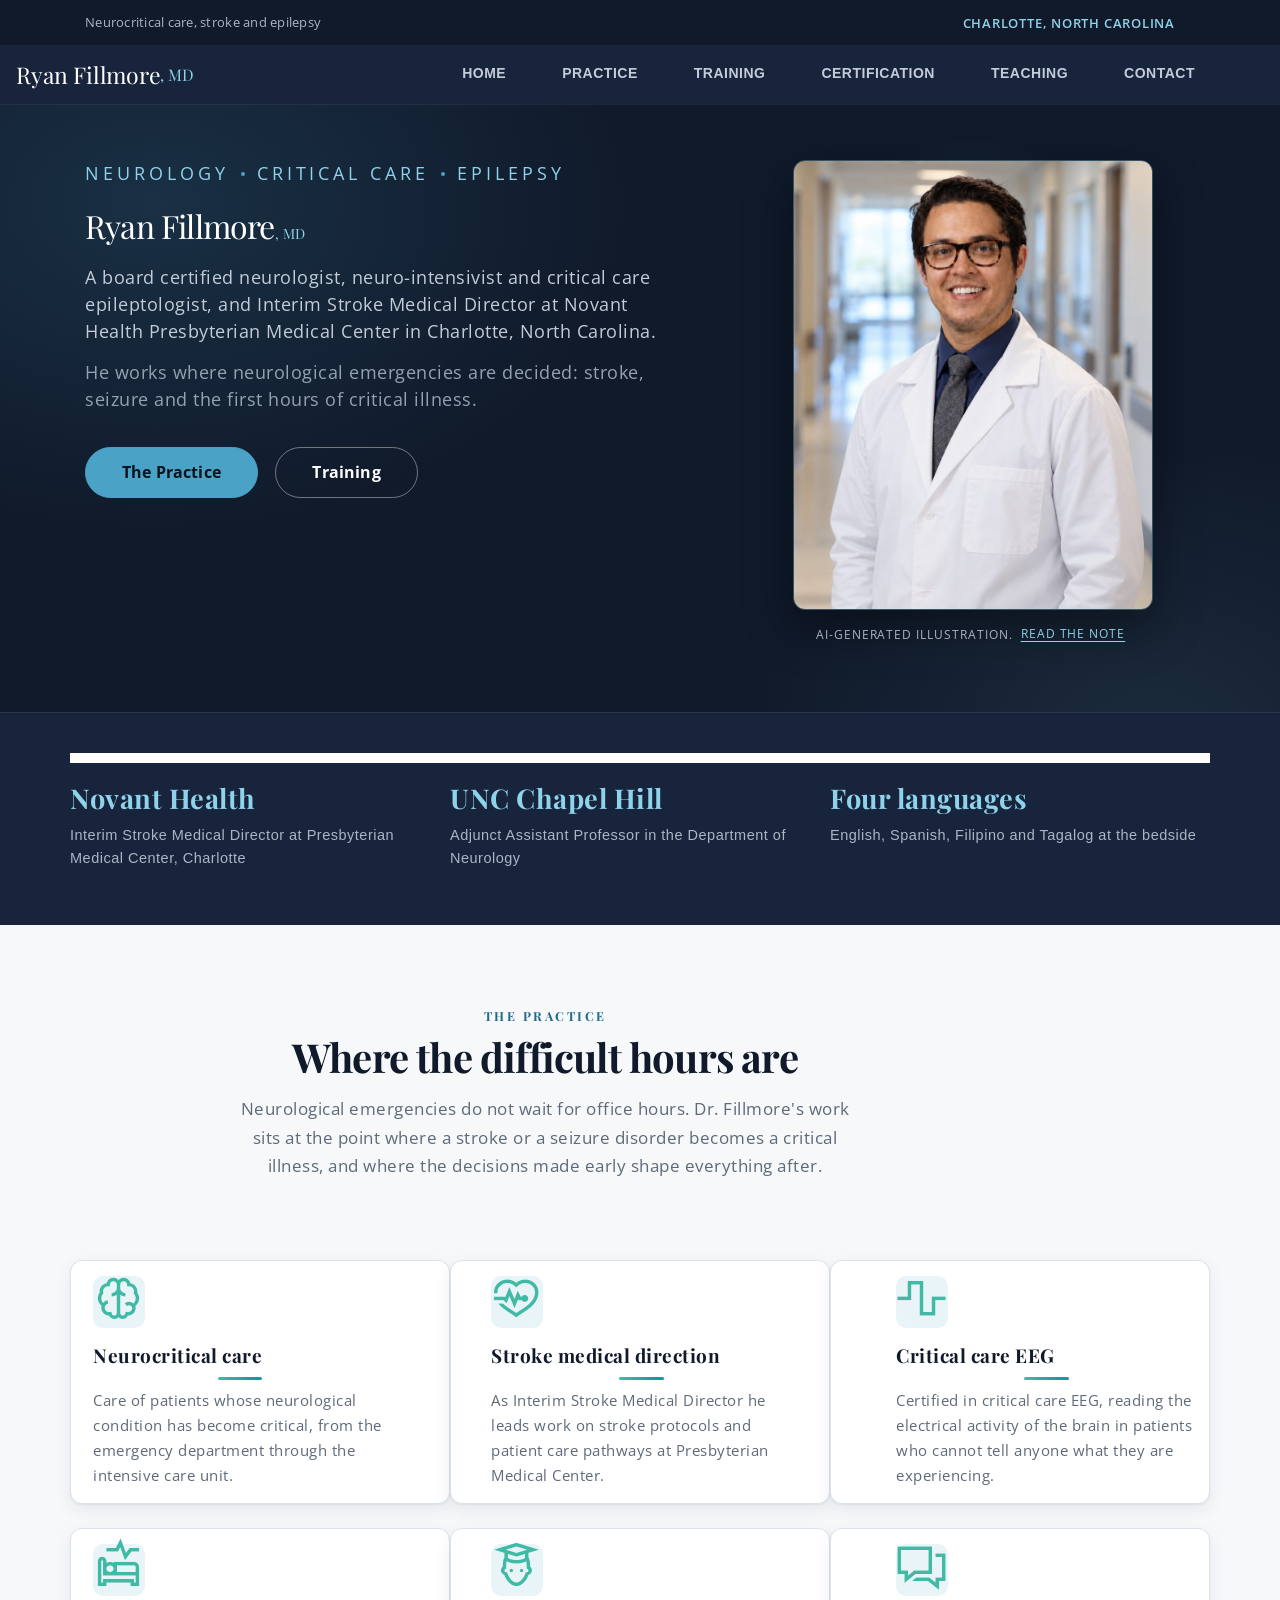
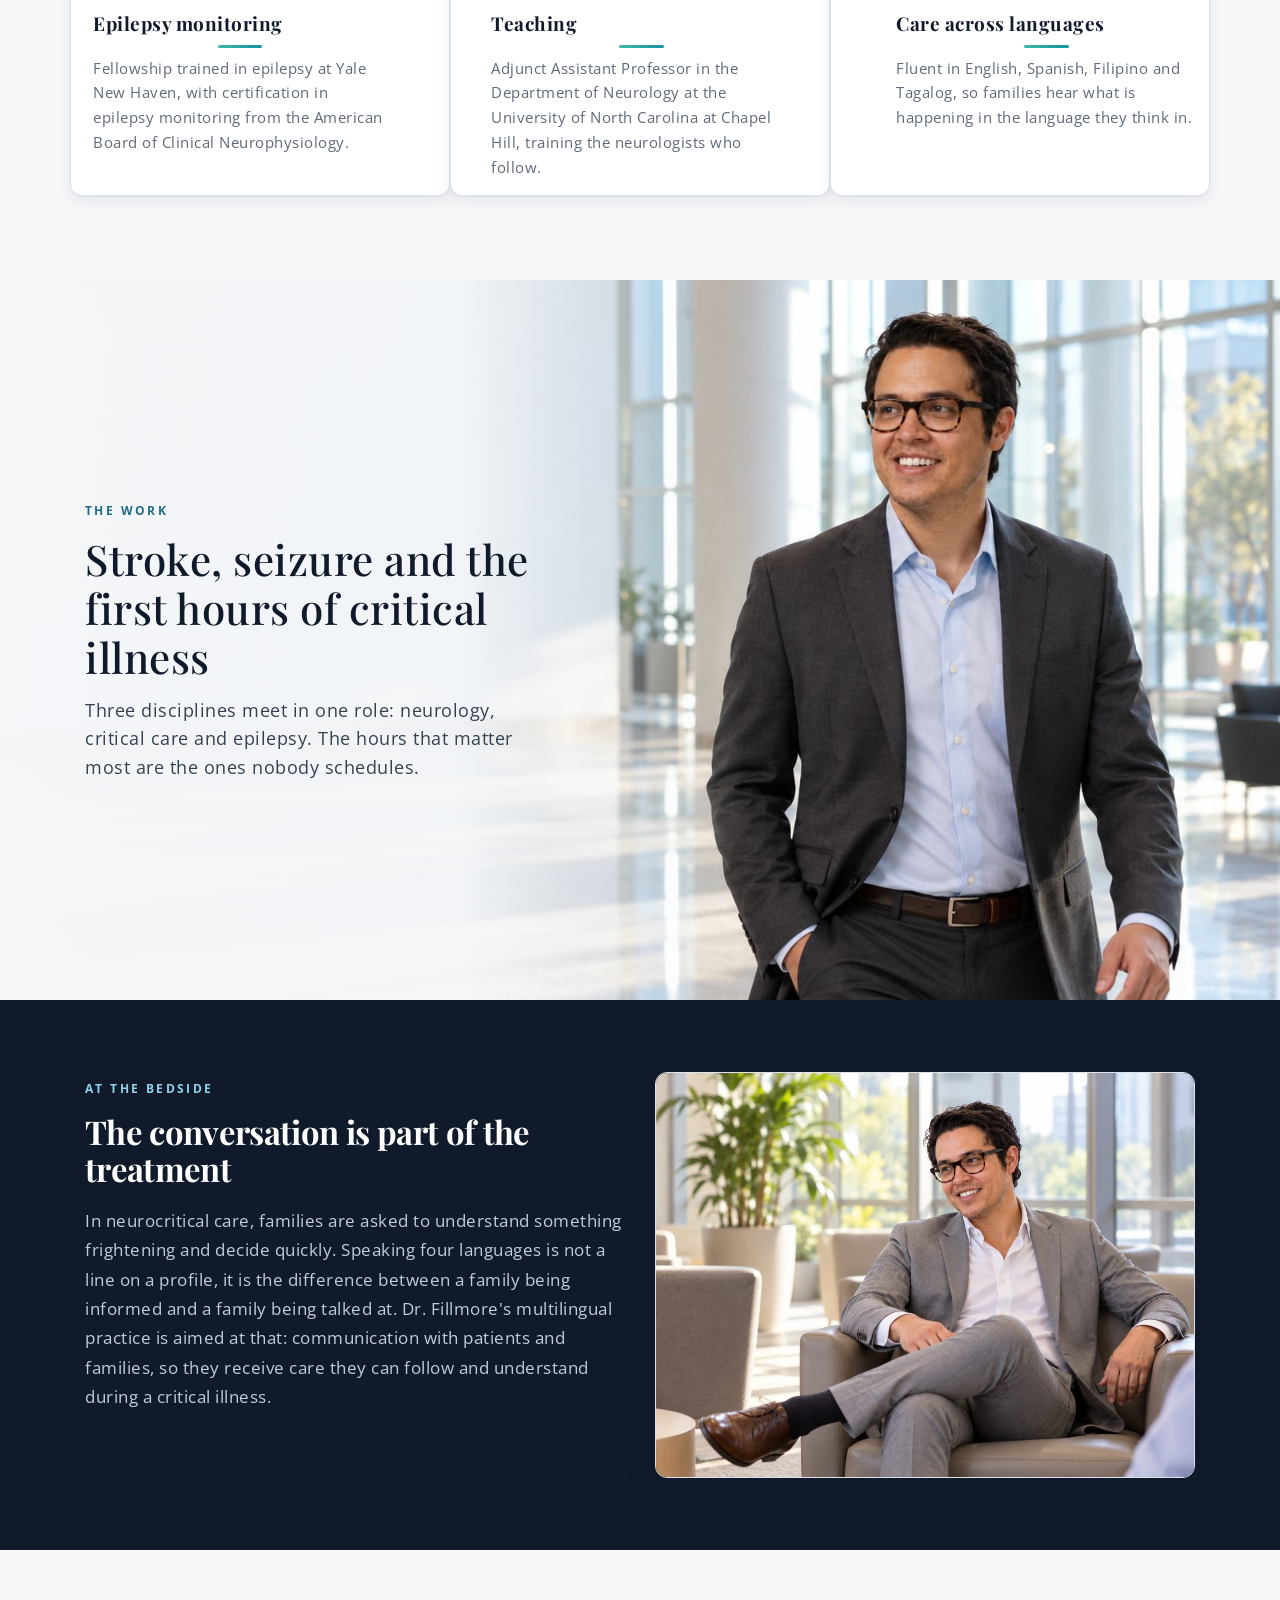
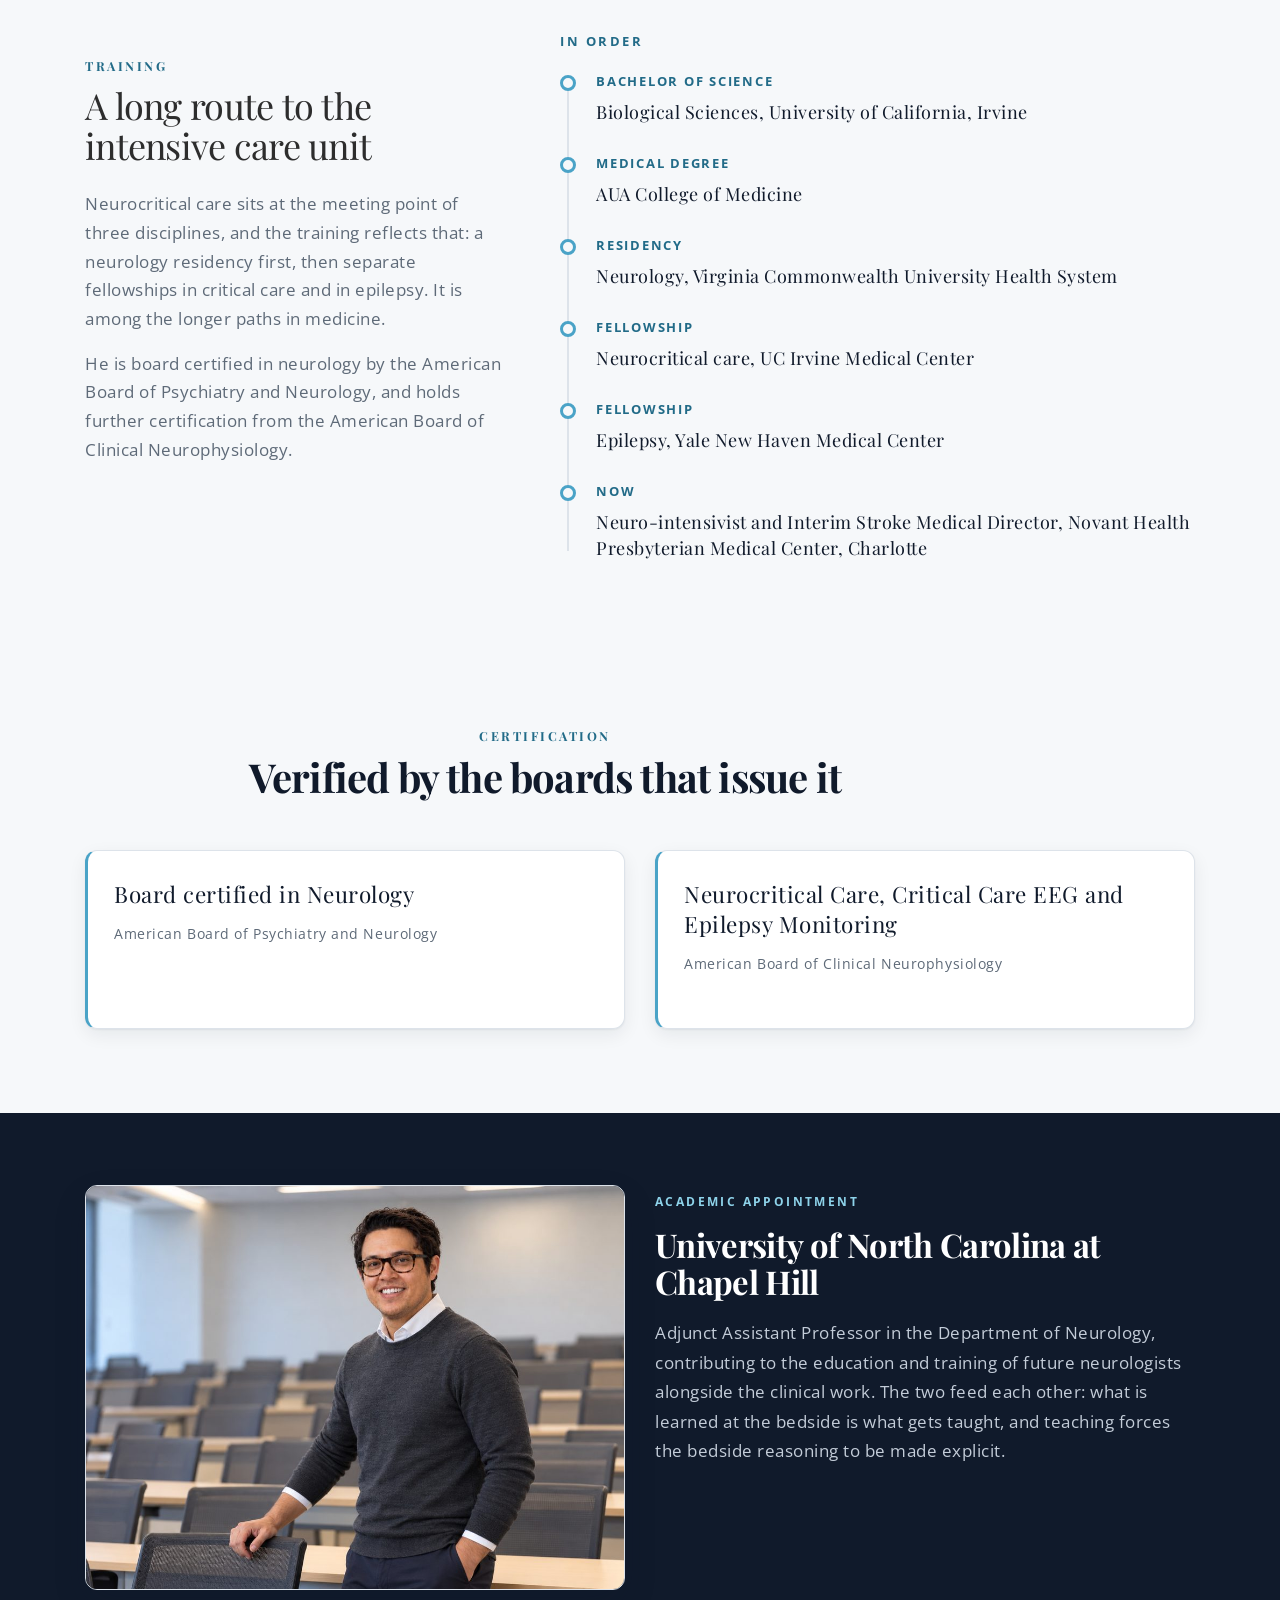
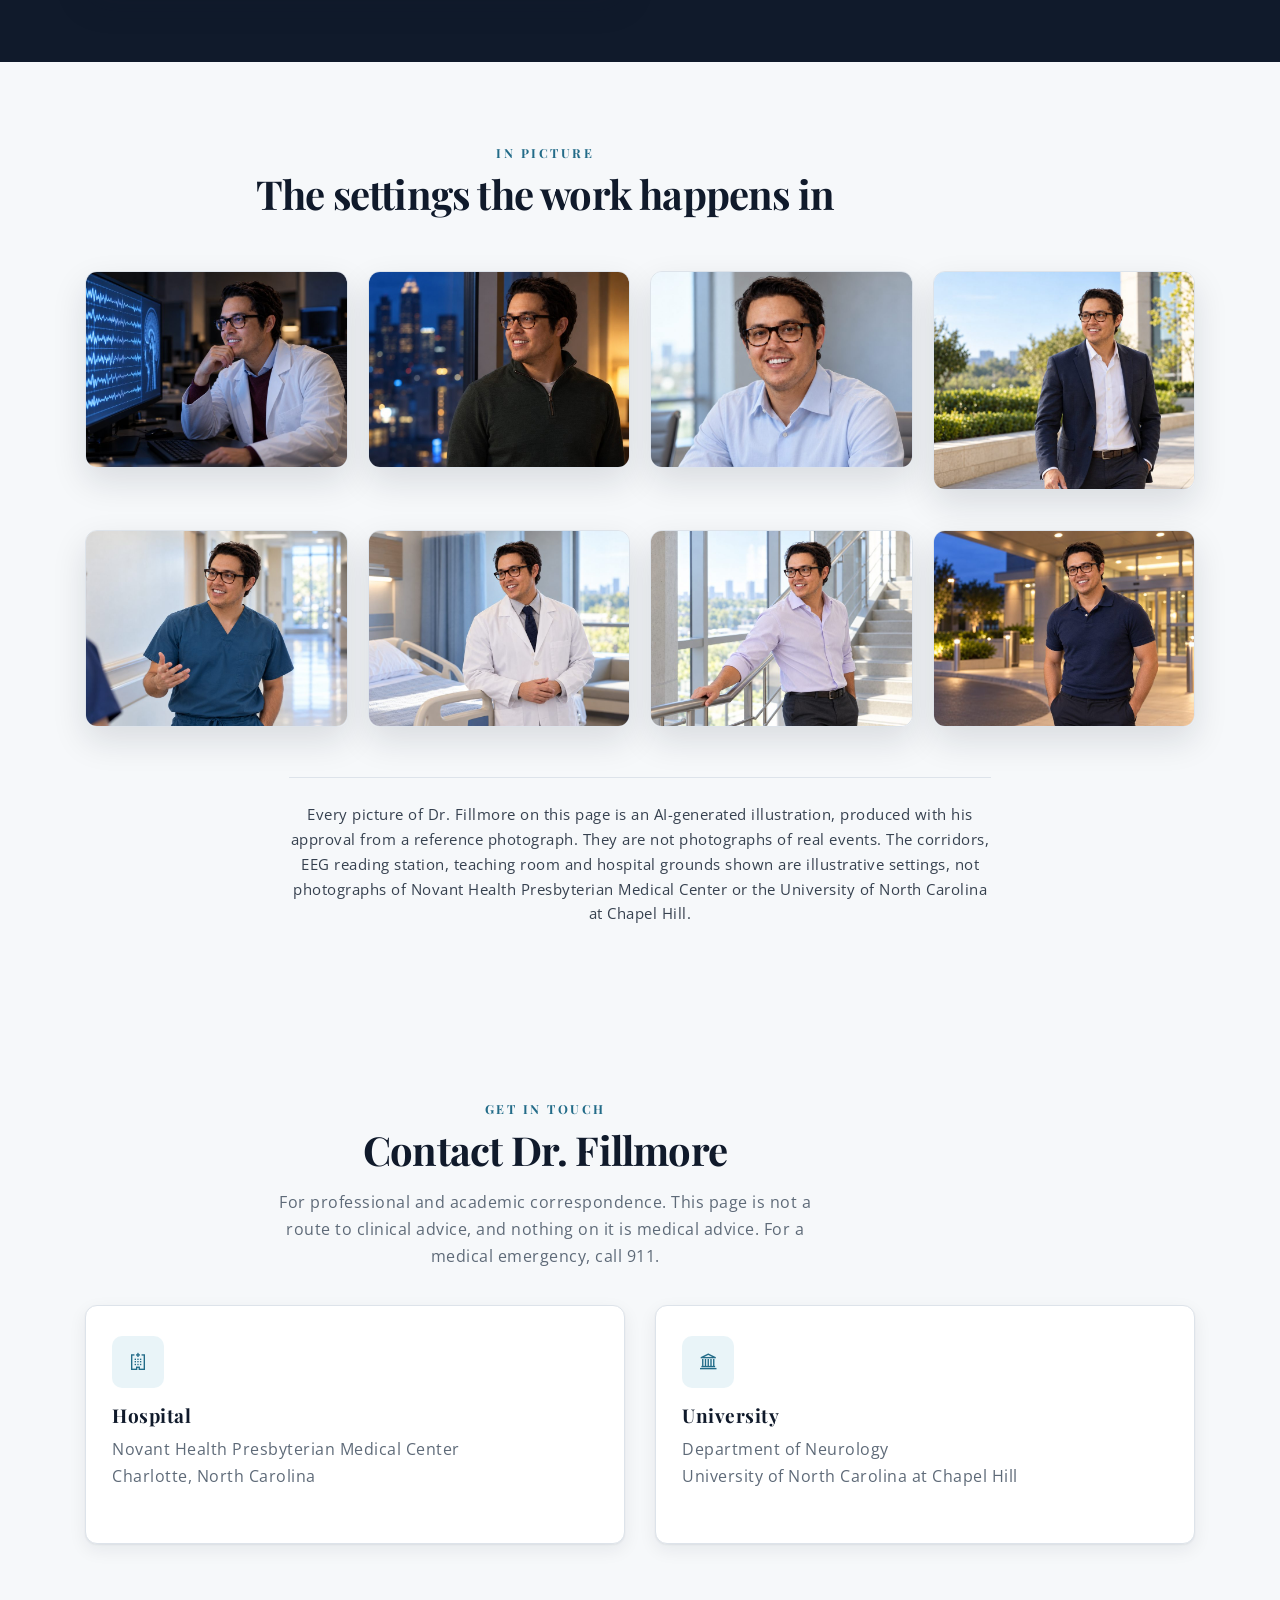
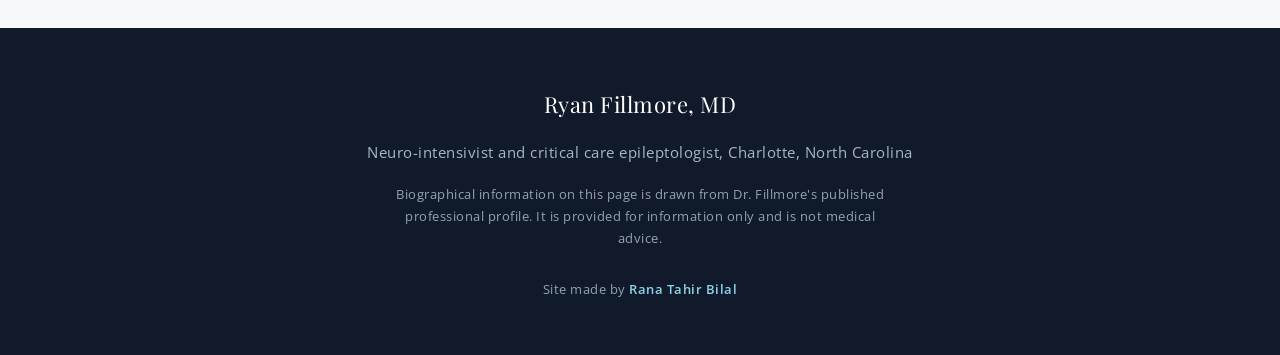
<file: index.html>
<!DOCTYPE html>
<html lang="en">
<head>
<meta charset="utf-8">
<meta name="viewport" content="width=device-width, initial-scale=1, shrink-to-fit=no">
<title>Ryan Fillmore, MD | Neuro-Intensivist and Interim Stroke Medical Director, Charlotte, North Carolina</title>
<meta name="description" content="Ryan Fillmore, MD, board certified neurologist, neuro-intensivist and critical care epileptologist. Interim Stroke Medical Director at Novant Health Presbyterian Medical Center, Charlotte, and Adjunct Assistant Professor of Neurology at UNC Chapel Hill.">
<link rel="canonical" href="https://top-dynamos.github.io/ryan-fillmore/">
<meta name="robots" content="index, follow">
<meta property="og:type" content="profile">
<meta property="og:title" content="Ryan Fillmore, MD | Neurocritical Care, Stroke and Epilepsy">
<meta property="og:description" content="Board certified neurologist, neuro-intensivist and critical care epileptologist in Charlotte, North Carolina.">
<meta property="og:url" content="https://top-dynamos.github.io/ryan-fillmore/">
<meta property="og:image" content="https://top-dynamos.github.io/ryan-fillmore/hospital/img/portrait.jpg">
<meta name="twitter:card" content="summary_large_image">
<link rel="icon" href="hospital/img/favicon.png">
<link rel="preconnect" href="https://fonts.googleapis.com">
<link rel="preconnect" href="https://fonts.gstatic.com" crossorigin>
<link rel="stylesheet" href="https://fonts.googleapis.com/css2?family=Playfair+Display:wght@500;700&display=swap">
<link rel="stylesheet" href="vendor/css/bundle.min.css">
<link rel="stylesheet" href="vendor/css/jquery.fancybox.min.css">
<link rel="stylesheet" href="hospital/css/line-awesome.min.css">
<link rel="stylesheet" href="hospital/css/style.css">
<link rel="stylesheet" href="hospital/css/rf.css">
<script type="application/ld+json">
{
  "@context": "https://schema.org",
  "@type": "Physician",
  "name": "Ryan Fillmore, MD",
  "medicalSpecialty": ["Neurology", "Critical Care", "Epilepsy"],
  "url": "https://top-dynamos.github.io/ryan-fillmore/",
  "worksFor": {
    "@type": "Hospital",
    "name": "Novant Health Presbyterian Medical Center",
    "address": {"@type": "PostalAddress", "addressLocality": "Charlotte", "addressRegion": "NC", "addressCountry": "US"}
  },
  "alumniOf": [
    {"@type": "CollegeOrUniversity", "name": "University of California, Irvine"},
    {"@type": "CollegeOrUniversity", "name": "AUA College of Medicine"},
    {"@type": "CollegeOrUniversity", "name": "Virginia Commonwealth University Health System"},
    {"@type": "CollegeOrUniversity", "name": "Yale New Haven Medical Center"}
  ],
  "knowsLanguage": ["English", "Spanish", "Filipino", "Tagalog"]
}
</script>
</head>
<body>

<div class="loader"><div class="indicator"><svg width="16px" height="12px"><polyline id="back" points="1 6 4 6 6 11 10 1 12 6 15 6"></polyline><polyline id="front" points="1 6 4 6 6 11 10 1 12 6 15 6"></polyline></svg></div></div>

<header id="top" class="header-style4 header-style8">
  <div class="upper-nav">
    <div class="container">
      <div class="row">
        <div class="col-12 col-lg-6 mt-auto mb-auto d-none d-lg-block">
          <p class="top-text">Neurocritical care, stroke and epilepsy</p>
        </div>
        <div class="col-12 col-lg-6 mt-auto mb-auto">
          <ul class="top-detail d-none d-lg-flex justify-content-end">
            <li><span class="rf-top-place">Charlotte, North Carolina</span></li>
          </ul>
          <a class="navbar-brand scroll rf-wordmark-mob d-inline-block d-lg-none" href="#top">Ryan Fillmore<span>, MD</span></a>
          <div class="toggle-btn d-block d-lg-none" role="button" tabindex="0" aria-label="Open the menu" aria-controls="rf-menu" aria-expanded="false"><span></span><span></span><span></span></div>
        </div>
      </div>
    </div>
  </div>

  <div class="lower-nav lower-nav-style4">
    <div class="container">
      <nav class="navbar navbar-expand-lg navbar-light d-none d-lg-block">
        <div class="main-nav collapse navbar-collapse d-flex">
          <a class="navbar-brand scroll rf-wordmark" href="#top">Ryan Fillmore<span>, MD</span></a>
          <ul class="navbar-nav right-nav d-flex ml-auto">
            <li class="nav-item"><a class="nav-link scroll" href="#home">Home</a></li>
            <li class="nav-item"><a class="nav-link scroll" href="#about-sec">Practice</a></li>
            <li class="nav-item"><a class="nav-link scroll" href="#team-sec">Training</a></li>
            <li class="nav-item"><a class="nav-link scroll" href="#boards">Certification</a></li>
            <li class="nav-item"><a class="nav-link scroll" href="#teaching">Teaching</a></li>
            <li class="nav-item"><a class="nav-link scroll" href="#contact">Contact</a></li>
          </ul>
        </div>
      </nav>
    </div>
  </div>

  <div class="broad" id="rf-menu">
    <div class="close-nav" role="button" tabindex="0" aria-label="Close the menu"><i class="las la-times"></i></div>
    <nav class="navbar navbar-light" aria-label="Site">
      <div class="main-nav collapse navbar-collapse d-flex justify-content-center align-items-center">
        <ul class="navbar-nav text-center">
          <li class="nav-item"><a class="nav-link scroll" href="#home">Home</a></li>
          <li class="nav-item"><a class="nav-link scroll" href="#about-sec">Practice</a></li>
          <li class="nav-item"><a class="nav-link scroll" href="#team-sec">Training</a></li>
          <li class="nav-item"><a class="nav-link scroll" href="#boards">Certification</a></li>
          <li class="nav-item"><a class="nav-link scroll" href="#teaching">Teaching</a></li>
          <li class="nav-item"><a class="nav-link scroll" href="#contact">Contact</a></li>
        </ul>
      </div>
    </nav>
  </div>
  <a id="close_side_menu" class="close_side_menu" href="javascript:void(0);" aria-hidden="true" tabindex="-1"></a>
</header>

<section id="home" class="section p-0">
  <div id="slider-area" class="slider-area rf-hero">
    <div class="container">
      <div class="row">
        <div class="col-12 col-lg-7">
          <div class="area-heading rf-hero-box">
            <p class="rf-eyebrow">Neurology <span class="rf-dot"></span> Critical care <span class="rf-dot"></span> Epilepsy</p>
            <h1 class="main-font rf-hero-name">Ryan Fillmore<span class="rf-postnom">, MD</span></h1>
            <p class="rf-hero-lede">A board certified neurologist, neuro-intensivist and critical care epileptologist, and Interim Stroke Medical Director at Novant Health Presbyterian Medical Center in Charlotte, North Carolina.</p>
            <p class="rf-hero-sub">He works where neurological emergencies are decided: stroke, seizure and the first hours of critical illness.</p>
            <a class="scroll btn btn-medium btn-rounded rf-btn" href="#about-sec">The practice</a>
            <a class="scroll btn btn-medium btn-rounded rf-btn-line" href="#team-sec">Training</a>
          </div>
        </div>
        <div class="col-12 col-lg-5 d-flex align-items-center justify-content-center">
          <figure class="rf-portrait">
            <img src="hospital/img/portrait.jpg" width="880" height="1100"
                 alt="Illustration of Ryan Fillmore, MD, in a white coat in a hospital corridor" loading="eager" decoding="async">
            <figcaption class="rf-illus">AI-generated illustration. <a href="#picture-note">Read the note</a></figcaption>
          </figure>
        </div>
      </div>
    </div>
  </div>

  <div class="author-skills rf-strip">
    <div class="container">
      <div class="row text-left about-margin">
        <div class="col-12 col-md-4 about-media">
          <h2 class="small-heading main-font">Novant Health</h2>
          <p class="small-text">Interim Stroke Medical Director at Presbyterian Medical Center, Charlotte</p>
        </div>
        <div class="col-12 col-md-4 about-media">
          <h2 class="small-heading main-font">UNC Chapel Hill</h2>
          <p class="small-text">Adjunct Assistant Professor in the Department of Neurology</p>
        </div>
        <div class="col-12 col-md-4 about-media">
          <h2 class="small-heading main-font">Four languages</h2>
          <p class="small-text">English, Spanish, Filipino and Tagalog at the bedside</p>
        </div>
      </div>
    </div>
  </div>
</section>

<section id="about-sec" class="about-sec">
  <div class="container">
    <div class="row text-center">
      <div class="col-12 col-md-10 col-lg-8 offset-md-1">
        <h2 class="heading text-center"><span class="d-block">The practice</span>Where the difficult hours are</h2>
        <p class="text text-center">Neurological emergencies do not wait for office hours. Dr. Fillmore's work sits at the point where a stroke or a seizure disorder becomes a critical illness, and where the decisions made early shape everything after.</p>
      </div>
    </div>
    <div class="row text-center padding-top-half">
      <div class="col-12 col-md-6 col-lg-4 about-media">
        <span class="about-icon"><i class="las la-brain"></i></span>
        <h3 class="small-heading">Neurocritical care</h3><span class="ex-line"></span>
        <p class="small-text">Care of patients whose neurological condition has become critical, from the emergency department through the intensive care unit.</p>
      </div>
      <div class="col-12 col-md-6 col-lg-4 about-media">
        <span class="about-icon"><i class="las la-heartbeat"></i></span>
        <h3 class="small-heading">Stroke medical direction</h3><span class="ex-line"></span>
        <p class="small-text">As Interim Stroke Medical Director he leads work on stroke protocols and patient care pathways at Presbyterian Medical Center.</p>
      </div>
      <div class="col-12 col-md-6 col-lg-4 about-media">
        <span class="about-icon"><i class="las la-wave-square"></i></span>
        <h3 class="small-heading">Critical care EEG</h3><span class="ex-line"></span>
        <p class="small-text">Certified in critical care EEG, reading the electrical activity of the brain in patients who cannot tell anyone what they are experiencing.</p>
      </div>
      <div class="col-12 col-md-6 col-lg-4 about-media">
        <span class="about-icon"><i class="las la-procedures"></i></span>
        <h3 class="small-heading">Epilepsy monitoring</h3><span class="ex-line"></span>
        <p class="small-text">Fellowship trained in epilepsy at Yale New Haven, with certification in epilepsy monitoring from the American Board of Clinical Neurophysiology.</p>
      </div>
      <div class="col-12 col-md-6 col-lg-4 about-media">
        <span class="about-icon"><i class="las la-user-graduate"></i></span>
        <h3 class="small-heading">Teaching</h3><span class="ex-line"></span>
        <p class="small-text">Adjunct Assistant Professor in the Department of Neurology at the University of North Carolina at Chapel Hill, training the neurologists who follow.</p>
      </div>
      <div class="col-12 col-md-6 col-lg-4 about-media">
        <span class="about-icon"><i class="las la-comments"></i></span>
        <h3 class="small-heading">Care across languages</h3><span class="ex-line"></span>
        <p class="small-text">Fluent in English, Spanish, Filipino and Tagalog, so families hear what is happening in the language they think in.</p>
      </div>
    </div>
  </div>
</section>

<section class="rf-band" aria-label="Ryan Fillmore at work">
  <img class="rf-band-img" src="hospital/img/band.jpg" width="1600" height="900"
       alt="Illustration of Ryan Fillmore walking through a hospital atrium" loading="lazy" decoding="async">
  <div class="rf-band-panel">
    <div class="rf-band-inner">
      <p class="rf-roots-kicker">The work</p>
      <h2 class="rf-band-title">Stroke, seizure and the first hours of critical illness</h2>
      <p class="rf-band-text">Three disciplines meet in one role: neurology, critical care and epilepsy. The hours that matter most are the ones nobody schedules.</p>
    </div>
  </div>
</section>

<section class="rf-roots">
  <div class="container">
    <div class="row align-items-center">
      <div class="col-12 col-lg-6">
        <p class="rf-roots-kicker">At the bedside</p>
        <h2 class="rf-roots-title">The conversation is part of the treatment</h2>
        <p class="rf-roots-text">In neurocritical care, families are asked to understand something frightening and decide quickly. Speaking four languages is not a line on a profile, it is the difference between a family being informed and a family being talked at. Dr. Fillmore's multilingual practice is aimed at that: communication with patients and families, so they receive care they can follow and understand during a critical illness.</p>
      </div>
      <div class="col-12 col-lg-6">
        <figure class="rf-inline-fig">
          <img src="hospital/img/roots.jpg" width="1000" height="750"
               alt="Illustration of Ryan Fillmore seated in a hospital waiting area, listening" loading="lazy" decoding="async">
        </figure>
      </div>
    </div>
  </div>
</section>

<section id="team-sec" class="team-sec">
  <div class="container">
    <div class="row">
      <div class="col-12 col-lg-5">
        <div class="team-detail-sec">
          <div class="heading-area">
            <h2 class="heading"><span class="d-block">Training</span>A long route to the intensive care unit</h2>
          </div>
          <p class="rf-body">Neurocritical care sits at the meeting point of three disciplines, and the training reflects that: a neurology residency first, then separate fellowships in critical care and in epilepsy. It is among the longer paths in medicine.</p>
          <p class="rf-body">He is board certified in neurology by the American Board of Psychiatry and Neurology, and holds further certification from the American Board of Clinical Neurophysiology.</p>
        </div>
      </div>
      <div class="col-12 col-lg-7">
        <h3 class="rf-list-head">In order</h3>
        <ul class="rf-timeline">
          <li><span class="rf-when">Bachelor of Science</span><span class="rf-what">Biological Sciences, University of California, Irvine</span></li>
          <li><span class="rf-when">Medical degree</span><span class="rf-what">AUA College of Medicine</span></li>
          <li><span class="rf-when">Residency</span><span class="rf-what">Neurology, Virginia Commonwealth University Health System</span></li>
          <li><span class="rf-when">Fellowship</span><span class="rf-what">Neurocritical care, UC Irvine Medical Center</span></li>
          <li><span class="rf-when">Fellowship</span><span class="rf-what">Epilepsy, Yale New Haven Medical Center</span></li>
          <li><span class="rf-when">Now</span><span class="rf-what">Neuro-intensivist and Interim Stroke Medical Director, Novant Health Presbyterian Medical Center, Charlotte</span></li>
        </ul>
      </div>
    </div>
  </div>
</section>

<section id="boards" class="rf-boards">
  <div class="container">
    <div class="row text-center">
      <div class="col-12 col-md-10 col-lg-8 offset-md-1">
        <h2 class="heading text-center"><span class="d-block">Certification</span>Verified by the boards that issue it</h2>
      </div>
    </div>
    <div class="row rf-board-grid">
      <div class="col-12 col-lg-6">
        <div class="rf-board">
          <p class="rf-board-body">Board certified in Neurology</p>
          <p class="rf-board-by">American Board of Psychiatry and Neurology</p>
        </div>
      </div>
      <div class="col-12 col-lg-6">
        <div class="rf-board">
          <p class="rf-board-body">Neurocritical Care, Critical Care EEG and Epilepsy Monitoring</p>
          <p class="rf-board-by">American Board of Clinical Neurophysiology</p>
        </div>
      </div>
    </div>
  </div>
</section>

<section id="teaching" class="rf-teaching">
  <div class="container">
    <div class="row align-items-center">
      <div class="col-12 col-lg-6">
        <figure class="rf-inline-fig">
          <img src="hospital/img/teaching.jpg" width="1000" height="750"
               alt="Illustration of Ryan Fillmore at the front of an empty teaching room" loading="lazy" decoding="async">
        </figure>
      </div>
      <div class="col-12 col-lg-6">
        <p class="rf-roots-kicker">Academic appointment</p>
        <h2 class="rf-roots-title">University of North Carolina at Chapel Hill</h2>
        <p class="rf-roots-text">Adjunct Assistant Professor in the Department of Neurology, contributing to the education and training of future neurologists alongside the clinical work. The two feed each other: what is learned at the bedside is what gets taught, and teaching forces the bedside reasoning to be made explicit.</p>
      </div>
    </div>
  </div>
</section>

<section id="gallery" class="rf-gallery-sec">
  <div class="container">
    <div class="row text-center">
      <div class="col-12 col-md-10 col-lg-8 offset-md-1">
        <h2 class="heading text-center"><span class="d-block">In picture</span>The settings the work happens in</h2>
      </div>
    </div>
    <div class="rf-gallery">
      <figure class="rf-shot"><img src="hospital/img/g1.jpg" width="900" height="675" alt="Illustration of Ryan Fillmore at an EEG reading station" loading="lazy" decoding="async"></figure>
      <figure class="rf-shot"><img src="hospital/img/g2.jpg" width="900" height="675" alt="Illustration of Ryan Fillmore at a hospital window in the evening" loading="lazy" decoding="async"></figure>
      <figure class="rf-shot"><img src="hospital/img/g3.jpg" width="900" height="675" alt="Illustration of Ryan Fillmore at a meeting room table" loading="lazy" decoding="async"></figure>
      <figure class="rf-shot"><img src="hospital/img/g4.jpg" width="900" height="750" alt="Illustration of Ryan Fillmore walking through a hospital courtyard" loading="lazy" decoding="async"></figure>
      <figure class="rf-shot"><img src="hospital/img/g5.jpg" width="900" height="675" alt="Illustration of Ryan Fillmore in scrubs explaining something in a corridor" loading="lazy" decoding="async"></figure>
      <figure class="rf-shot"><img src="hospital/img/g6.jpg" width="900" height="675" alt="Illustration of Ryan Fillmore beside an empty hospital bed" loading="lazy" decoding="async"></figure>
      <figure class="rf-shot"><img src="hospital/img/g7.jpg" width="900" height="675" alt="Illustration of Ryan Fillmore on a hospital stairwell landing" loading="lazy" decoding="async"></figure>
      <figure class="rf-shot"><img src="hospital/img/g8.jpg" width="900" height="675" alt="Illustration of Ryan Fillmore outside a hospital entrance at dusk" loading="lazy" decoding="async"></figure>
    </div>
    <p id="picture-note" class="rf-picture-note" tabindex="-1">Every picture of Dr. Fillmore on this page is an AI-generated illustration, produced with his approval from a reference photograph. They are not photographs of real events. The corridors, EEG reading station, teaching room and hospital grounds shown are illustrative settings, not photographs of Novant Health Presbyterian Medical Center or the University of North Carolina at Chapel Hill.</p>
  </div>
</section>

<section id="contact" class="contact-sec">
  <div class="container">
    <div class="row text-center">
      <div class="col-12 col-md-10 col-lg-8 offset-md-1">
        <h2 class="heading text-center"><span class="d-block">Get in touch</span>Contact Dr. Fillmore</h2>
        <p class="text text-center">For professional and academic correspondence. This page is not a route to clinical advice, and nothing on it is medical advice. For a medical emergency, call 911.</p>
      </div>
    </div>
    <div class="row rf-contact-grid">
      <div class="col-12 col-lg-6">
        <div class="rf-contact-card">
          <span class="about-icon"><i class="las la-hospital"></i></span>
          <h3 class="small-heading">Hospital</h3>
          <p class="small-text">Novant Health Presbyterian Medical Center<br>Charlotte, North Carolina</p>
        </div>
      </div>
      <div class="col-12 col-lg-6">
        <div class="rf-contact-card">
          <span class="about-icon"><i class="las la-university"></i></span>
          <h3 class="small-heading">University</h3>
          <p class="small-text">Department of Neurology<br>University of North Carolina at Chapel Hill</p>
        </div>
      </div>
    </div>
  </div>
</section>

<footer class="footer">
  <div class="container">
    <div class="row">
      <div class="col-12 text-center">
        <a class="rf-wordmark-light" href="#top">Ryan Fillmore, MD</a>
        <p class="rf-foot-item">Neuro-intensivist and critical care epileptologist, Charlotte, North Carolina</p>
        <p class="rf-disclosure">Biographical information on this page is drawn from Dr. Fillmore's published professional profile. It is provided for information only and is not medical advice.</p>
        <p class="rf-copy">Site made by <a href="https://ranatahirbilal.com" rel="noopener">Rana Tahir Bilal</a></p>
      </div>
    </div>
  </div>
</footer>

<script src="vendor/js/bundle.min.js"></script>
<script src="vendor/js/jquery.fancybox.min.js"></script>
<script src="hospital/js/script.js"></script>
</body>
</html>
</file>
<file: hospital/css/style.css>
/* ===================================
    About
====================================== */

/*
    Theme Name: MegaOne
    Theme URI:
    Author: Themes Industry
    Author URI:
    Description: One Page Parallax Template
    Tags: one page, multipurpose, parallax, creative, html5
 */

/* ===================================
    Table of Content
====================================== */

/*  - Fonts
    - General
    - Header
    - Side Menu
    - Page Piling
    - Banner
    - About
    - Team
    - Portfolio
    - Blog
    - Contact
    - Loader
    - Media Queries   */

/* ===================================
    Google font
====================================== */

@import url('https://fonts.googleapis.com/css2?family=Raleway:wght@300;400;500;700&display=swap');
@import url('https://fonts.googleapis.com/css2?family=Open+Sans:wght@300;400;600;700&display=swap');

.main-font{font-family: 'Raleway', sans-serif;}
.alt-font{font-family: 'Open Sans', sans-serif;}

/* ===================================
    General
====================================== */

body {font-family: 'Open Sans', sans-serif; font-size: 18px;color: #2d2d2d;font-weight:400;line-height:25px;width: 100%; overflow-x: hidden}
a, input, button, .navbar, .fixedmenu, .tp-bullet, .owl-dot, .owl-prev, .owl-next {transition: ease-in-out 0.2s;-webkit-transition: ease-in-out 0.2s;-moz-transition: ease-in-out 0.2s;-ms-transition: ease-in-out 0.2s;-o-transition: ease-in-out 0.2s;}
section,.section-padding {position: relative;overflow: hidden;}
a {color:inherit;text-decoration: none;}
.btn.focus, .btn:focus{-webkit-box-shadow: none;box-shadow: none;}
p:last-child{margin-bottom: 0 !important; font-family: 'Open Sans', sans-serif;}
.fa, .far, .fas{display: inline;}
li{list-style: none;text-decoration: none;}
blockquote {border-left: 2px solid;padding: 10px 15px 10px 35px;margin: 25px 0;font-size: 18px;line-height: 28px;}
blockquote > cite {font-weight: 400;font-size: 14px;display: block;}
.hidden{display: none;}
section{padding: 7.5rem 0;}
.padding-top-half{padding-top: 5rem;}
.padding-bottom-half{padding-bottom: 5rem;}
.padding-top{padding-top: 7.5rem;}
.padding-bottom{padding-bottom: 7.5rem;}

/* transition none */
.no-transition *{transition-timing-function:initial; -moz-transition-timing-function:initial; -webkit-transition-timing-function:initial; -o-transition-timing-function:initial; -ms-transition-timing-function:initial; transition-duration: 0s; -moz-transition-duration: 0s; -webkit-transition-duration: 0s; -o-transition-duration: 0s; -ms-transition-duration: 0s;}

/* overlay */
.bg-overlay{position: absolute;top: 0;left: 0;width: 100%;height: 100%;}

/* opacity */
.opacity-full{opacity: 1;}
.opacity-0{opacity: 0;}
.opacity-1{opacity: .1;}
.opacity-2{opacity: .2;}
.opacity-3{opacity: .3;}
.opacity-4{opacity: .4;}
.opacity-5{opacity: .5;}
.opacity-6{opacity: .6;}
.opacity-7{opacity: .7;}
.opacity-8{opacity: .8;}
.opacity-9{opacity: .9;}

/*font-weight*/
.font-weight-100{font-weight: 100;}
.font-weight-200{font-weight: 200;}
.font-weight-300{font-weight: 300;}
.font-weight-500{font-weight: 500;}
.font-weight-600{font-weight: 600;}
.font-weight-700{font-weight: 700;}

/* button */
.btn {-webkit-appearance: initial; overflow: hidden;position: -webkit-sticky;position: sticky; z-index: 2; display:inline-block; font-size: 20px; border:2px solid transparent; letter-spacing: .5px; line-height: inherit; border-radius: 0; text-transform:capitalize; width: auto;font-family: 'Open Sans', sans-serif; font-weight: normal; -webkit-transition: all .5s ease;-o-transition: all .5s ease !important;transition: all .5s ease !important;}
/* Transparent button */
.btn.btn-trans {background: transparent; border-color: #ffffff; color: #ffffff; text-decoration: none;}
.btn.btn-trans:hover {background: #ffffff !important; border-color: #ffffff; color: #2d2d2d !important}
/* Green button */
.btn.btn-green {background: #9dcb3b; border-color: #9dcb3b; color: #ffffff; text-decoration: none;}
.btn.btn-green:hover {background: #ed3592 !important; border-color: #ed3592; color: #ffffff !important}

/* button size */
.btn.btn-small {font-size:12px; padding: 4px 1.8em;}
.btn.btn-medium {font-size:16px; padding: 10px 36px; line-height: 1.8em}
.btn.btn-large {font-size:16px;  padding: 14px 30px; line-height: 1.8em;}
.btn.btn-rounded {border-radius: 50px;}

/* Text color */
.text-white {color: #ffffff;}

/*Social Icon Hover Text Hover */
.facebook-text-hvr:hover{color:#4267B2 !important;}
.twitter-text-hvr:hover{color:#1DA1F2 !important;}
.instagram-text-hvr:hover{color:#C32AA3 !important;}
.linkedin-text-hvr:hover{color:#0077B5 !important;}
.pinterest-text-hvr:hover{color:#BD081C !important;}
.google-text-hvr:hover{color:#DB4437 !important;}

/*Social Icon Hover Bg Hover */
.facebook_bg_hvr2:hover{color:#FFFFFF !important; background: #4267b2 !important; -webkit-transition: .3s ease-in-out;-o-transition: .3s ease-in-out;transition: .3s ease-in-out;}
.twitter_bg_hvr2:hover{color:#FFFFFF !important; background: #00a7e6; -webkit-transition: .3s ease-in-out; -o-transition: .3s ease-in-out; transition: .3s ease-in-out;}
.linkdin_bg_hvr2:hover{color:#FFFFFF !important; background: #1682ab; -webkit-transition: .3s ease-in-out; -o-transition: .3s ease-in-out; transition: .3s ease-in-out;}
.googleplus_bg_hvr2:hover{color:#FFFFFF !important; background: #d5463a; -webkit-transition: .3s ease-in-out; -o-transition: .3s ease-in-out; transition: .3s ease-in-out;}
.pintrest_bg_hvr2:hover{color:#FFFFFF !important; background: #c8232c; -webkit-transition: .3s ease-in-out; -o-transition: .3s ease-in-out; transition: .3s ease-in-out;}
.instagram_bg_hvr2:before{
    content: "";
    position: absolute;
    left: -1px;
    right: -1px;
    bottom: -1px;
    top: -1px;
    opacity: 0;
    visibility: hidden;
    background: radial-gradient(circle at 30% 107%, #fdf497 0%, #fdf497 5%, #fd5949 45%,#d6249f 60%,#285AEB 90%) !important;
    border-radius: inherit;
    z-index: -1;
    -webkit-transform: scale(.5);
    -ms-transform: scale(.5);
    transform: scale(.5);
    -webkit-transition: .3s ease-in-out;
    -o-transition: .3s ease-in-out;
    transition: .3s ease-in-out;
}
.instagram_bg_hvr2:hover{color:#FFFFFF !important; z-index: 999}
.instagram_bg_hvr2:hover:before{opacity: 1;visibility: visible;-webkit-transform: scale(1);-ms-transform: scale(1);transform: scale(1);}

/* ===================================
    Scrollbar
====================================== */

::-webkit-scrollbar {
    width: 8px;
}
::-webkit-scrollbar-track {
    width: 8px;
    background:white;
    border-left: 0 solid white;
    border-right: 0 solid white;
}
::-webkit-scrollbar-thumb {
    background: #40baa4;
    width: 0;
    height: 25%;
    transition: .5s ease;
    cursor: pointer;
}

/* ===========================
    Upper Navigation
============================== */
header{
    position: absolute;
    top:0;
    left:0;
    right: 0;
    z-index: 111;
    background: #40baa4;
    background: -moz-linear-gradient(left, #40baa4 2%, #1b97a1 82%);
    background: -webkit-linear-gradient(left, #40baa4 2%,#1b97a1 82%);
    background: linear-gradient(to right, #40baa4 2%,#1b97a1 82%);
}

.upper-nav{
    background-color: rgba(20,32,34,0);
    padding-top: 15px;
    padding-bottom: 15px;
}

.upper-nav .navbar-brand{
    -webkit-transition: .8s ease;
    -o-transition: .8s ease;
    transition: .8s ease;
}

.upper-nav .navbar-brand:hover {
    color: #1b97a1;
}

.upper-nav h4.top-text{
    font-size: 14px;
    color: #ffffff;
    font-family: 'Open Sans', sans-serif;
    font-weight:normal;
    margin-top: auto;
    margin-bottom: auto;
}

.upper-nav .top-detail{
    -webkit-margin-after: 0;
    margin-bottom: 0;
}

.upper-nav .top-detail li{
    list-style: none;
    display: inline-block;
    margin-right: 20px;
}

.upper-nav .top-detail li a{
    font-family: 'Open Sans', sans-serif;
    color: #ffffff;
    font-weight: normal;
    text-decoration: none;
    font-size: 14px;
}

.upper-nav .top-detail li span i{
    font-size: 20px;
    margin-right: 5px;
    color: #ffffff;
    position: relative;
    top: 2px;
    -webkit-transition: .8s ease;
    -o-transition: .8s ease;
    transition: .8s ease;
}

.upper-nav .top-detail li:hover span i{
    color: #1b97a1;
}

.upper-nav .toggle-btn{
    display: inline-block;
    position: absolute;
    right: 5%;
    top:20%;
    cursor: pointer;
}

.toggle-btn.toggle-btn-lg {
    display: inline-block;
    position: absolute;
    right: 3%;
    top: 64%;
    cursor: pointer;
}

.upper-nav .toggle-btn span , .toggle-btn.toggle-btn-lg span{
    height: 2px;
    width: 25px;
    display: block;
    margin-top: 3px;
    background-color: #2d2d2d;
    margin-left: auto;
    margin-right: auto;
    -webkit-transition: .5s ease;
    -o-transition: .5s ease;
    transition: .5s ease;
}

.upper-nav .toggle-btn:hover span:last-child, .toggle-btn.toggle-btn-lg:hover span:last-child{
    width: 18px;
}

.upper-nav .toggle-btn:hover span:first-child, .toggle-btn.toggle-btn-lg:hover span:first-child{
    width: 18px;
}

.upper-nav .toggle-btn:hover span:nth-child(2), .toggle-btn.toggle-btn-lg:hover span:nth-child(2){
    width: 30px;
    background-color: #1b97a1;
}

/* ===========================
    Lower Navigation
============================== */
.lower-nav .navbar{
    padding-top: 20px;
    padding-bottom: 20px;
    background-color: #ffffff;
    -webkit-transition: .8s ease;
    -o-transition: .8s ease;
    transition: .8s ease;
}

.lower-nav .main-nav{
    position: relative;
}

.lower-nav .navbar-brand{

    position: absolute;
    left: 50%;
    -webkit-transform: translateX(-50%);
    -ms-transform: translateX(-50%);
    transform: translateX(-50%);
}

.lower-nav .navbar-brand  img{
    height: 90%;
    width: 90%;
}

.lower-nav .navbar-brand.fixed-logo{
    display: none;
}

.lower-nav .navbar-nav.left-nav {
    width: auto;
    padding-right: 50px;
    -webkit-box-pack: end;
    -ms-flex-pack: end;
    justify-content: flex-end;
    -webkit-transition: .8s ease;
    -o-transition: .8s ease;
    transition: .8s ease;
}

.lower-nav .navbar-nav.right-nav{
    width: auto;
    padding-left: 50px;
    -webkit-transition: .8s ease;
    -o-transition: .8s ease;
    transition: .8s ease;
}

.lower-nav .navbar-nav .nav-item {
    margin-top: auto;
    margin-bottom: auto;
    margin-right: 30px;
}

.lower-nav .navbar-nav .nav-item:last-child {
    margin-right: 0;
}

.lower-nav .navbar-nav .nav-link {
    color: #142022;
    text-decoration: none;
    font-family: 'Montserrat', sans-serif;
    font-weight: bold;
    font-size: 14px;
    text-transform: uppercase;
}

.navbar-light .navbar-nav .nav-link:focus, .navbar-light .navbar-nav .nav-link:hover ,.navbar-light .navbar-nav .nav-link.active{
    color: #1b97a1;
}

/* ===========================
    Fixed Nav
============================== */
.fixed-top {
    position: absolute;
    top: 0;
    right: 0;
    left: 0;
    z-index: 11111;
}

/*Side overlay*/
#close_side_menu {
    position: fixed;
    top: 0;
    left: 0;
    width: 100%;
    height: 100%;
    background-color: #ffffff;
    -webkit-transition: opacity 300ms cubic-bezier(0.895, 0.03, 0.685, 0.22);
    -o-transition: opacity 300ms cubic-bezier(0.895, 0.03, 0.685, 0.22);
    transition: opacity 300ms cubic-bezier(0.895, 0.03, 0.685, 0.22);
    display: none;
    z-index: 1031;
    opacity: 0.4;
}

.fix-top{
    background-color: #ffffff;
    position: fixed;
    -webkit-animation-name: animationFade;
    animation-name: animationFade;
    -webkit-animation-duration: 1s;
    animation-duration: 1s;
    -webkit-animation-fill-mode: both;
    animation-fill-mode: both;
    -webkit-box-shadow: 0 2px 10px -1px rgba(87, 97, 100, 0.35);
    box-shadow: 0 2px 10px -1px rgba(87, 97, 100, 0.35);
}

.fix-top .navbar{
    background-color: transparent;
    padding-top: 25px !important;
    padding-bottom: 25px !important;
    margin-top: 0;
    padding-left: 0;
    padding-right: 0;
}

.fix-top .navbar .navbar-brand.standard-logo{
    display: none;
}

.fix-top .navbar .navbar-brand.fixed-logo{
    display: block;
}

.fix-top .navbar .navbar-nav.left-nav{
    -webkit-box-pack: start;
    -ms-flex-pack: start;
    justify-content: flex-start;
}

.fix-top .navbar .navbar-nav.left-nav .nav-item:first-child .nav-link{
    padding-left: 0;
}

.fix-top .navbar .navbar-nav.right-nav .nav-item:last-child .nav-link{
    padding-right: 0;
}

.fix-top .navbar .navbar-nav.right-nav {
    -webkit-box-pack: end;
    -ms-flex-pack: end;
    justify-content: flex-end;
}

.fix-top .navbar-nav .nav-link {
    color: #142022;
}

@-webkit-keyframes animationFade {
    from {
        opacity: 0;
        -webkit-transform: translate3d(0, -100%, 0);
        transform: translate3d(0, -100%, 0);
    }
    to {
        opacity: 1;
        -webkit-transform: none;
        transform: none;
    }
}
@keyframes animationFade {
    from {
        opacity: 0;
        -webkit-transform: translate3d(0, -100%, 0);
        transform: translate3d(0, -100%, 0);
    }
    to {
        opacity: 1;
        -webkit-transform: none;
        transform: none;
    }
}

.fixed-top.lower-nav .toggle-btn span{
    background-color: #142022;
}

.fixed-top.lower-nav .toggle-btn.toggle-btn-lg {
    right: 3%;
    top: 39%;
}

.fixed-top.upper-nav .top-detail li a i{
    color: #142022;
}

.fixed-top.upper-nav .navbar-brand{
    color: #142022;
    margin-top: -6px;
}

/* ===========================
    Broad Nav
============================== */
header .broad{
    display: none;
}

header .broad-nav{
    position: fixed;
    top:0;
    right: 0;
    left: 70%;
    bottom: 0;
    background-color: #FFFFFF;
    z-index: 99999;
    display: block;
    opacity: 1;
    -webkit-box-shadow: 0 2px 10px -1px rgba(87, 97, 100, 0.35);
    box-shadow: 0 2px 10px -1px rgba(87, 97, 100, 0.35);
}

header .broad-nav.start-animation{
    animation: .8s slideInRight;
}

header .broad-nav.end-animation{
    animation: 1s slideOutRight;
}

header .broad-nav .close-nav{
    position: absolute;
    top:86px;
    right: 10%;
    transition: .8s ease;
    cursor: pointer;
}

header .broad-nav .close-nav.fixed-close-btn{
    top: 4%;
}

header .broad-nav .close-nav i{
    color: #142022;
    font-size: 30px;
    transition: .6s ease;
}

header .broad-nav .close-nav:hover i{
    color: #1b97a1;
}

header .broad-nav .navbar{
    position: absolute;
    top: 50%;
    width: 100%;
    -webkit-transform: translateY(-50%);
    -ms-transform: translateY(-50%);
    transform: translateY(-50%);
}

header .broad-nav .navbar .nav-item .nav-link{
    color: #142022;
    font-family: 'Montserrat', sans-serif;
    font-size: 16px;
    text-decoration: none;
    font-weight: 500;
}

header .broad-nav .navbar .nav-link:focus, header .broad-nav .navbar  .nav-link:hover ,header .broad-nav .navbar .nav-link.active{
    color: #1b97a1;
}

header .broad-nav .navbar .nav-link.active:before {
    display: inline-block;
    content: " ";
    width: 35px;
    height: 2px;
    background-color: #1b97a1;
    margin-bottom: 4px;
    margin-right: 10px;
}

header .broad-nav .navbar .nav-link.active:after {
    display: inline-block;
    content: " ";
    width: 35px;
    height: 2px;
    background-color: #1b97a1;
    margin-bottom: 4px;
    margin-left: 10px;
}

header .broad-nav .navbar .nav-item:after {
    display: block;
    content: " ";
    width: 5px;
    height: 5px;
    border-radius: 50%;
    background-color: #2d2d2d;
    margin-bottom: 8px;
    margin-top: 8px;
    margin-left: auto;
    margin-right: auto;
}

header .broad-nav .navbar .nav-item:last-child:after {
    display: none;
}

.header-style4 .lower-nav-style4{
    background-color: #ffffff;
}

.header-style4  .lower-nav-style4 .navbar {
    background-color: #ffffff;
}

.lower-nav-style4 .navbar-nav .nav-link {
    color: #2d2d2d;
}

.lower-nav-style4 .navbar-brand {
    left: 20px;
}

.lower-nav-style4 .navbar {
    padding-right: 0;
}

.lower-nav-style4 .navbar .nav-link {
    padding-right: 0;
}

.lower-nav-style4 .toggle-btn.toggle-btn-lg:hover span:nth-child(2){
    background-color: #2d2d2d !important;
}

.lower-nav-style4.fixed-top .toggle-btn span {
    background-color: #2d2d2d;
}

.lower-nav-style4 .navbar-light .navbar-nav .nav-link:focus,.header-style4 .lower-nav-style4 .navbar-light .navbar-nav .nav-link:hover,.header-style4 .lower-nav-style4 .navbar-light .navbar-nav .nav-link.active {
    color: #1b97a1 !important;
}

/* ===================================
   Slider Section
====================================== */

.heading-area .heading{
    font-size: 36px;
    color: #2d2d2d;
    font-weight: 300;
    margin: 25px 0;
    font-family: 'Raleway', sans-serif;
}

.heading-area span {
    font-size: 48px;
    font-weight: bold;
    color: #2d2d2d;
    font-family: 'Raleway', sans-serif;
}

.heading-area .text {
    font-family: "Open Sans", sans-serif;
    font-weight: normal;
    font-size: 15px;
    color: #2D2D2D;
    margin-bottom: 40px;
}

.slider-area{
    height: 100vh;
    background: #40baa4;
    background: -moz-linear-gradient(left, #40baa4 2%, #1b97a1 82%);
    background: -webkit-linear-gradient(left, #40baa4 2%,#1b97a1 82%);
    background: linear-gradient(to right, #40baa4 2%,#1b97a1 82%);
}

.slider-image {
    position: relative;
    top: -7px;
}

.slider-area{
    align-items: center;
    display: flex;
    position: relative;
}

.area-heading h1 {
    font-size: 36px;
    font-weight: 300;
    font-family: Raleway, sans-serif;
}

.area-heading h1 .bold-text {
    font-size: 54px;
    font-weight: bold;
}

.area-heading p{
    font-weight: normal;
    font-size: 18px;
    line-height: 1.5;
    font-family: 'Open Sans', sans-serif;
}

.author-skills .small-heading {
    font-size: 24px;
    font-weight: bold;
    color: #ffffff;
    margin: 6px 0 18px 0;
}

.author-skills .small-text {
    font-size: 16px;
    color: #ffffff;
    line-height: 1.4;
    font-weight: normal;
    font-family: Roboto, sans-serif;
}

.about-media {
    position: relative;
    overflow: hidden;
    vertical-align: bottom;
    transition: color .3s ease-out;
    z-index: 0;
    padding: 30px 8px 50px 8px;
}

.about-media::before {
    content: "";
    position: absolute;
    z-index: -1;
    top: 0;
    left: 0;
    transform: translateY(calc(100% - 0px));
    width: 100%;
    height: 100%;
    opacity: .3;
    background: #ffffff;
    transition: transform .25s ease-out;
}

.about-media:hover::before {
    transform: translateY(0);
    transition: transform .25s ease-out;
}

.author-skills {
    position: absolute;
    bottom: 0;
    width: 100%;
}

.about-margin {
    cursor: default;
    border-top: 10px solid #ffffff;
}

/* ===================================
   About Section
====================================== */

.about-sec .about-media{
    padding-top: 15px;
    padding-bottom: 15px;
    padding-right: 65px;
    cursor: pointer;
    margin-bottom: 50px;
}

.about-sec .about-media:nth-child(3n+0){
    padding-left: 65px;
    padding-right: 15px;
}

.about-sec .about-media:nth-last-child(-n+3){
    margin-bottom: 0;
}

.about-sec .about-media:nth-child(3n-1){
    padding-left: 40px;
    padding-right: 40px;
}

.about-sec .about-media .about-icon i{
    font-size: 55px;
    -webkit-transition: .8s ease;
    -o-transition: .8s ease;
    transition: .8s ease;
    margin-bottom: 8px;
    color: #40baa4;
}

.about-sec .about-media .ex-line{
    height: 3px;
    width: 15%;
    background: #40baa4;
    background: -moz-linear-gradient(left, #40baa4 2%, #1b97a1 82%);
    background: -webkit-linear-gradient(left, #40baa4 2%,#1b97a1 82%);
    background: linear-gradient(to right, #40baa4 2%,#1b97a1 82%);
    display:block;
    margin-bottom: 8px;
    -webkit-transition: .8s ease;
    -o-transition: .8s ease;
    transition: .8s ease;
}

.about-sec .about-media:hover .ex-line{
    width: 90%;
}

.about-sec .about-media .ex-line {
    margin-left: 43%;
}

.about-sec .about-media:hover .ex-line {
    width: 90%;
    margin-left: 5%;
}

.about-sec .about-media:hover .about-icon i{
    -webkit-transform: translateY(-20px);
    -ms-transform: translateY(-20px);
    transform: translateY(-20px);
}

.small-heading{
    font-family: 'Raleway', sans-serif;
    font-size: 24px;
    font-weight: bold;
    color: #2d2d2d;
    -webkit-transition: .8s ease;
    -o-transition: .8s ease;
    transition: .8s ease;
}

.small-text{
    font-family: 'Open Sans', sans-serif;
    font-weight: normal;
    font-size: 14px;
    color: #2d2d2d;
    -webkit-transition: .8s ease;
    -o-transition: .8s ease;
    transition: .8s ease;
}

/* ===================================
   Team Section
====================================== */
.team-sec {
    background: #f5f5f5;
}

.team-sec .small-text{
    margin-top: 35px;
    margin-bottom: 55px!important;
}

.team-sec .team-navigation i{
    font-size: 26px;
    cursor: pointer;
    -webkit-transition: .8s ease;
    -o-transition: .8s ease;
    transition: .8s ease;
}

.team-sec .team-navigation .left-arr:hover i,.team-sec .team-navigation .right-arr:hover i{
    color: #40baa4;
    -webkit-animation: 1s wobble;
    animation: 1s wobble;
}

.team-sec img{
    height: 100%;
    width: 100%;
    -webkit-transition: .8s ease;
    -o-transition: .8s ease;
    transition: .8s ease;
}

.team-sec .team .item{
    position: relative;
    cursor: pointer;
    overflow: hidden;
}

.team-sec .skill-bars{
    padding-top: 60px;
}

.team-sec .skill-bars .progress-item .progress-bar{
    background: #40baa4;
    background: -moz-linear-gradient(left, #40baa4 2%, #1b97a1 82%);
    background: -webkit-linear-gradient(left, #40baa4 2%,#1b97a1 82%);
    background: linear-gradient(to right, #40baa4 2%,#1b97a1 82%);
    position: relative;

}

.team-sec .progress-item  .progress-bar span {
    display: block;
    position: absolute;
    top: -32px;
    font-size: 10px;
    line-height: 10px;
    right: -1.4em;
    border-radius: 2px;
    color: #FFFFFF;
    font-family: 'Open Sans', sans-serif;
    font-weight: 300;
    background-color: #142022;
    padding: 8px;
}

.team-sec .progress-item  .progress-bar i{
    color: black;
    position: absolute;
    bottom: -8px;
    left: 50%;
    -webkit-transform: translateX(-50%);
    -ms-transform: translateX(-50%);
    transform: translateX(-50%);
}

.team-sec  .skill-bars .progress-item .progress{
    height: 15px !important;
    overflow: visible;
}

.team-sec  .skill-bars .progress-item {
    padding-right: 15px;
}

.team-sec  .skill-bars .progress-item:nth-child(even){
    padding-right: 0;
    padding-left: 15px;
}

.team-sec .skill-bars .progress-item h6{
    font-family: 'Raleway', sans-serif;
    font-weight: 500;
    font-size: 15px;
    color: #2d2d2d;
    margin-bottom: 15px;
}

.team-sec .skill-bars .progress-item{
    margin-bottom: 20px;
    width: 50%;
    display: inline-block;
    float: left;
}

/*hover team*/
.team-sec .team .item .team-overlay{
    position: absolute;
    left: 0;
    right: 0;
    bottom: 0;
    top:0;
    background-color: rgba(20, 32, 34, 0.50);
    -webkit-transition: .8s ease;
    -o-transition: .8s ease;
    transition: .8s ease;
    opacity: 0;
    z-index: 111;
}

.team-sec .team .item .team-overlay .overlay-content{
    position: absolute;
    left: 5%;
    right: 5%;
    bottom: 5%;
    top: 5%;
    width: 90%;
    height: 90%;
    background-color: rgba(20, 32, 34, 0.64);
    -webkit-transition: .8s ease;
    -o-transition: .8s ease;
    transition: .8s ease;
    opacity: 0;
    z-index: 111;
    overflow: hidden;
}

.team-sec .team .item .team-overlay ul{
    text-align: center;
    position: relative;
    top: 45%;
    -webkit-transform: translateY(-50%);
    -ms-transform: translateY(-50%);
    transform: translateY(-50%);
}

.team-sec .team .item .team-overlay li{
    display: inline-block;
    margin-right: 10px;
}

.team-sec .team .item .team-overlay a{
    height: 35px;
    width: 35px;
    display: -webkit-box;
    display: -ms-flexbox;
    display: flex;
    -webkit-box-pack: center;
    -ms-flex-pack: center;
    justify-content: center;
    -webkit-box-align: center;
    -ms-flex-align: center;
    align-items: center;
    border:solid 1px transparent;
    text-decoration: none;
    background-color: transparent;
    border-radius: 50%;
    margin-left: auto;
    margin-bottom: 2px;
}

.team-sec .team .item .team-overlay a:last-child{
    margin-right: 0;
}

.team-sec .team .item .team-overlay a i{
    color: #FFFFFF;
    font-size: 18px;
}

.team-sec .team .item:hover img{
    -webkit-transform: scale(1.1);
    -ms-transform: scale(1.1);
    transform: scale(1.1);
}

.team-sec .team .item:hover .team-overlay{
    opacity: 1;
}

.team-sec .team .item:hover .team-overlay .overlay-content{
    opacity: 1;
}

.team-sec .item .team-overlay .overlay-content ul li a {
    -webkit-transform: translateY(-80px);
    -ms-transform: translateY(-80px);
    transform: translateY(-80px);
    -webkit-transition: .5s ease;
    -o-transition: .5s ease;
    transition: .5s ease;
}

.team-sec .item .team-overlay .overlay-content ul li:first-child a {
    -webkit-transition-delay: .1s;
    -o-transition-delay: .1s;
    transition-delay: .1s;
    opacity: 0;
}

.team-sec .item .team-overlay .overlay-content ul li:nth-child(2) a {
    -webkit-transition-delay: .25s;
    -o-transition-delay: .25s;
    transition-delay: .25s;
    opacity: 0;
}

.team-sec .item .team-overlay .overlay-content ul li:nth-child(3) a {
    -webkit-transition-delay: .4s;
    -o-transition-delay: .4s;
    transition-delay: .4s;
    opacity: 0;
}

.team-sec .item:hover .team-overlay .overlay-content ul li:first-child a {
    -webkit-transform: translateY(0px);
    -ms-transform: translateY(0px);
    transform: translateY(0px);
    -webkit-transition-delay: .1s;
    -o-transition-delay: .1s;
    transition-delay: .1s;
    opacity: 1;
}

.team-sec .item:hover .team-overlay .overlay-content ul li:nth-child(2) a {
    -webkit-transform: translateY(0px);
    -ms-transform: translateY(0px);
    transform: translateY(0px);
    -webkit-transition-delay: .25s;
    -o-transition-delay: .25s;
    transition-delay: .25s;
    opacity: 1;
}

.team-sec .item:hover .team-overlay .overlay-content ul li:nth-child(3) a {
    -webkit-transform: translateY(0px);
    -ms-transform: translateY(0px);
    transform: translateY(0px);
    -webkit-transition-delay: .4s;
    -o-transition-delay: .4s;
    transition-delay: .4s;
    opacity: 1;
}

.team-sec .item:hover .team-overlay .overlay-content:hover  ul li:nth-child(3) a,.team-sec .item:hover .team-overlay .overlay-content:hover  ul li:nth-child(2) a{
    -webkit-transition-delay: 0s;
    -o-transition-delay: 0s;
    transition-delay: 0s;
}

.team-sec .item .team-overlay .overlay-content>ul li a:hover{
    background-color: rgba(255, 255, 255, 0.9);
}

.team-sec .item .team-overlay .overlay-content>ul li a:hover i.fa-facebook-f {
    color: #3b5998;
}

.team-sec .item .team-overlay .overlay-content>ul li a:hover i.fa-twitter {
    color: #00acee;
}

.team-sec .item .team-overlay .overlay-content>ul li a:hover i.fa-linkedin-in {
    color: #0e76a8;
}

.team-sec .item .team-overlay .overlay-content>ul li a:hover i.fa-instagram{
    background: #d6249f;
    background: -o-radial-gradient( circle at 30% 107%, #fdf497 0%, #fdf497 5%, #fd5949 45%,#d6249f 60%,#285AEB 90%);
    background: radial-gradient(circle at 30% 107%, #fdf497 0%, #fdf497 5%, #fd5949 45%,#d6249f 60%,#285AEB 90%);
    -webkit-background-clip: text;
    -webkit-text-fill-color: transparent;
}

/*=================================
     Portfolio Section
 ==================================*/

.nav-pills .nav-link.active, .nav-pills .show>.nav-link {
    background: #40baa4;
    background: -moz-linear-gradient(left, #40baa4 2%, #1b97a1 82%);
    background: -webkit-linear-gradient(left, #40baa4 2%,#1b97a1 82%);
    background: linear-gradient(to right, #40baa4 2%,#1b97a1 82%);
    font-family: 'Raleway', sans-serif;
    font-size: 15px;
}

.owl-carousel .owl-stage-outer {
    cursor: pointer;
}

.nav-pills .nav-link {
    font-size: 15px;
    margin-left: 10px;
    color: #3c3f46;
    font-weight: 500;
    border-radius: 0;
    cursor: pointer;
    border: 1px solid #e1e1e1;
    font-family: 'Raleway', sans-serif;
}

.da-thumbs li {
    margin: 1px;
    width: 33.1%;
    position: relative;
    -webkit-box-shadow: 0 1px 3px rgba(0,0,0,0.1);
    box-shadow: 0 1px 3px rgba(0,0,0,0.1);
}

.da-thumbs{
    z-index: 1;
    list-style: none;
    display: -webkit-box;
    display: -ms-flexbox;
    display: flex;
    -ms-flex-wrap: wrap;
    flex-wrap: wrap;
}

.da-thumbs>li{
    display: block;
    position: relative;

}

.da-thumbs >li {
    overflow: hidden;
}

.da-thumbs >li .overlay h4 {
    color: #ffffff;
    font-size: 22px;
    font-family: 'Poppins', sans-serif;
}

.da-thumbs >li .overlay {
    position: absolute;
    background: rgba(57, 197, 222, 0.80);
    width: 100%;
    display: -webkit-box;
    display: -ms-flexbox;
    display: flex;
    -webkit-box-align: center;
    -ms-flex-align: center;
    align-items: center;
    -webkit-box-pack: center;
    -ms-flex-pack: center;
    justify-content: center;
    height: 100%;
    top: 100%;
    z-index: 2;
}

.search-icon {
    border: 1px solid white;
    border-radius: 50%;
    display: inline-block;
    color: #ffffff;
    padding: 5px 10px;
    margin-bottom: 10px;
}

/*=================================
     Mini Blog Section
==================================*/

.mini-blog-sec{
    background-color: #f5f5f5;
}

.mini-blog-sec .card-blog .mini-blog{
    background-color: #FFFFFF;
    -webkit-transition: .8s ease;
    -o-transition: .8s ease;
    transition: .8s ease;
}

.mini-blog-sec .card-blog .mini-blog:hover{
    -webkit-box-shadow: 1px 1px 15px #cbcbcb;
    box-shadow: 1px 1px 15px #cbcbcb;
    background-color: #28a4a2;
}

.mini-blog-sec .mini-blog .m-blog-detail{
    padding: 25px 20px;
}

.mini-blog-sec .mini-blog .mini-blog-title{
    font-size: 18px;
    font-weight: 500;
    margin-bottom: 15px;
    color: #2d2d2d;
    -webkit-transition: .8s ease;
    -o-transition: .8s ease;
    transition: .8s ease;
    font-family: 'Raleway', sans-serif;
}

.mini-blog-sec .mini-blog:hover .mini-blog-title{
    color: #2d2d2d;
}

.mini-blog-sec .mini-blog .small-text{
    margin-bottom: 20px;
    transition: .8s ease;
}

.mini-blog-sec .mini-blog .user-detail{
    border-top: solid 1px #f5f5f554  ;
    padding: 15px 20px;
}

.mini-blog-sec .mini-blog .user-detail .user-name{
    display: inline-block;
    font-family: 'Raleway', sans-serif;
    font-size: 12px;
    color: #535353;
    transition: .8s ease;
}

.mini-blog-sec .mini-blog .user-detail .user-img{
    max-height: 30px;
    max-width: 30px;
    border-radius: 50%;
    margin-right: 1px;
}

.mini-blog-sec .mini-blog .user-detail .user-img img{
    border-radius: 50%;
    height: 30px;
    width: 30px;
}

.mini-blog-sec .mini-blog .user-detail .posted-date{
    font-family: 'Raleway', sans-serif;
    color: #535353;
    font-size: 12px;
    transition: .8s ease;
}

.mini-blog-sec .mini-blog .hover-line{
    height: 1px;
    width:0;
    margin-right: 5px;
    background-color: #FFFFFF;
    -webkit-transition: .8s ease;
    -o-transition: .8s ease;
    transition: .8s ease;
    display: inline-block;
    margin-bottom: 4px;
}

.mini-blog-sec .mini-blog:hover .hover-line{
    width: 15%;
}

.mini-blog-sec .mini-blog .mini-blog-link{
    color: #28a4a2;
    text-decoration: none;
    font-size: 14px;
    display: inline-block;
    font-weight: 500;
    font-family: 'Open Sans', sans-serif;
}

.mini-blog-sec .mini-blog:hover .mini-blog-title,
.mini-blog-sec .mini-blog:hover .small-text,
.mini-blog-sec .mini-blog:hover .mini-blog-link,
.mini-blog-sec .mini-blog:hover .user-detail .user-name,
.mini-blog-sec .mini-blog:hover .user-detail .posted-date{
    color: #FFFFFF;
}

.btn.btn-gradient{color: #ffffff; flex: 1 1 auto;transition: 0.5s;background-size: 200% auto;background-image: linear-gradient(to right, #40baa4 0%, #1b97a1 51%, #40baa4 100%);}
.btn.btn-gradient:hover{background-position: right center;}

/* ===================================
   Contact Section
====================================== */

.contact_img {
    position: relative;
}

.margin_about-img{
    margin-left: 6%;
    width: 80%;
}

.contact_img img{
    height: 100%;
    width: 100%;
}

.gradient_rectangle{
    position: absolute;
    width: 40%;
    height: 60%;
    top: -5%;
    background: #40baa4;
    background: -moz-linear-gradient(left, #40baa4 2%, #1b97a1 82%);
    background: -webkit-linear-gradient(left, #40baa4 2%,#1b97a1 82%);
    background: linear-gradient(to right, #40baa4 2%,#1b97a1 82%);
}

.contact-sec .contact-form input{
    color: #464646;
    font-size: 16px;
    height: 40px;
    background: transparent;
}

.contact-sec .contact-form .form-control{
    border: none;
    border-radius: 0;
    padding-left: 0;
    border-bottom: 1px solid rgba(0,0,0,0.2);
}

.contact-sec .contact-form .form-control:focus {
    box-shadow: none;
    border-bottom: 1px solid #464646;
}

.contact-sec .contact-form input::placeholder, .contact-sec .contact-form textarea::placeholder {
    color: #464646;
    font-size: 14px;
}

.contact-sec .contact-form textarea{
    padding-top: 20px;
    height: 150px;
    color: #464646;
    font-size: 16px;
    resize: none;
    background: transparent;
    margin-bottom: 40px;
}

.contact-sec .contact-form .btn-gradient{
    margin-top: 15px;
}

.contact_btn {
    font-size: 16px;
    font-weight: 600;
    text-transform: uppercase;
}

/* ===================================
   Google Map
====================================== */

#google-map {
    height: 400px;
    width: 100%;
}
.col-map #google-map {
    height: 418px;
}

/* ===================================
    Footer Section
====================================== */

.footer .our-loc a{
    color: #2d2d2d;
    font-size: 15px;
    display: flex;
    margin: auto 0;
    align-items: center;
    font-weight: 400;
    font-family: 'Roboto', sans-serif;
}

.footer .our-loc a i{
    font-size: 30px;
    margin-right: 12px;
    color: #2d2d2d;
    transition: .5s ease;
}

.footer .our-loc a:hover i{
    color: #40baa4;
    transition: .5s ease;
}

.footer .our-loc .col-12 {
    display: flex;
    justify-content: center;
}

.social-media .footer-social ul{
    margin: 0;
    padding: 0;
}

.social-media .footer-social li{
    display: inline-block;
}

.social-media .footer-social a {
    display: block;
    width: 45px;
    height: 45px;
    text-align: center;
    line-height: 45px;
    border-radius: 50px;
    font-size: 17px;
    position: relative;
    margin: 0 10px 0 0;
    border: 1px solid transparent;
    -webkit-transition: background-color .2s ease-in-out;
    -o-transition: background-color .2s ease-in-out;
    transition: background-color .2s ease-in-out;
}

.social-media .footer-social li:nth-last-child(1) a{
    margin-right: 0;
}

.social-media .company-about{
    font-size: 13px;
    font-family: 'Roboto', sans-serif;
}

/* ===================================
    Loader
====================================== */

.loader {
    position: fixed;
    width: 100%;
    overflow: hidden;
    height: 100vh;
    z-index: 9999;
    background: #ffffff;
}

.indicator {
    position: fixed;
    top: 50%;
    left: 50%;
    -webkit-transform: translate(-50%, -50%) scale(4);
    -ms-transform: translate(-50%, -50%) scale(4);
    transform: translate(-50%, -50%) scale(4);
}

.indicator svg polyline {
    fill: none;
    stroke-width: 0.5;
    -webkit-transform: scale(2);
    -ms-transform: scale(2);
    transform: scale(2);
    stroke-linecap: round;
    stroke-linejoin: round;
}

.indicator svg polyline#back {
    stroke: rgba(57, 197, 222, 0.3);
}

.indicator svg polyline#front {
    stroke: #40baa4;
    stroke-dasharray: 12, 36;
    stroke-dashoffset: 48;
    -webkit-animation: dash 1s linear infinite;
    animation: dash 1s linear infinite;
}

.cta {
    position: fixed;
    bottom: 20px;
    right: 30px;
    color: #222;
    font-weight: bold;
}

@-webkit-keyframes dash {
    62.5% {
        opacity: 0;
    }
    to {
        stroke-dashoffset: 0;
    }
}
@keyframes dash {
    62.5% {
        opacity: 0;
    }
    to {
        stroke-dashoffset: 0;
    }
}

/* ===================================
    Media Queries
====================================== */

@media screen and (max-width: 1400px) and (min-width: 1280px){
    .about-media {
        padding: 20px 8px 20px 8px;
    }
    .slider-image {
        top: -15px;
        width: 65%;
        margin: auto;
    }
    .area-heading h1 {
        font-size: 32px;
    }
    .area-heading h1 .bold-text {
        font-size: 48px;
    }
}

@media screen and (max-width: 991px) and (min-width: 768px){
    section {padding: 5rem 0;}

    .area-heading h1 {
        font-size: 28px;
    }
    .area-heading h1 .bold-text {
        font-size: 34px;
    }
    header {
        background: #ffffff;
    }
    header .broad-nav {
        left: 40%;
    }

    /* Slider */
    .author-skills .small-heading {
        font-size: 20px;
    }
    .slider-area {
        height: 70vh;
    }

    /* About */
    .heading-area .heading {
        font-size: 32px;
    }
    .heading-area span {
        font-size: 42px;
    }
    .about-sec .about-sec-detail .about-des-sec {
        width: 100%;
    }
    .about-sec .about-des-sec .ex-detail .fly-text {
        left: 50%;
        transform: translateX(-50%);
        top:-35px;
        bottom: auto;
    }
    .about-sec .about-media:nth-child(3n-1) {
        padding-left: 15px;
        padding-right: 15px;
    }
    .about-sec .about-media {
        padding-right: 15px;
    }
    .about-sec .about-media:nth-child(3n+0) {
        padding-left: 15px;
    }

    /* Team */
    .team-navigation {
        margin-bottom: 30px;
    }

    /* Portfolio */
    .da-thumbs li {
        position: absolute;
        left: 0;
        top: 0;
        transform: translateX(25%);
        width: 40%;
    }
    .nav-pills .nav-link  {
        padding: .8rem 1.5rem;
    }

    /* Mini Blog */
    .mini-blog-sec .heading-area {
        text-align: center;
    }

    /* Contact Us */
    .margin_about-img {
        width: 85%;
        margin: auto;
    }
    .contact-sec .heading-area {
        margin: 50px 0 30px 0;
    }
    .footer .our-loc a {
        margin-bottom: 40px;
        display: flex;
        justify-content: center;
    }
    .contact-form {
        width: 100%;
        justify-content: center;
    }
}

@media screen and (max-width: 767px) {
    body { text-align: center; }
    section {padding: 5rem 0;}
    p {font-size: 14px;}
    .padding-top-half {padding-top: 3rem;}
    .padding-bottom-half {padding-bottom: 3rem;}


        /* Nav-Bar */
    header {
        position: relative;
    }
    .fix-top {
        height: 80px;
    }
    .upper-nav {
        background: #ffffff;
        height: 85px;
    }
    .upper-nav .toggle-btn {
        transform: translateY(80%);
    }
    .navbar-brand.nav-logo {
        position: absolute;
        left: 15px;
    }
    .heading-area {
        width: 100%;
    }
    .heading-area .heading {
        font-size: 30px;
    }
    .heading-area span {
        font-size: 40px;
    }
    header .broad-nav {
        left: 0;
    }
    header .broad-nav .close-nav{
        position: absolute;
        top:3%;
        left:86%;
        right: auto;
    }
    header .upper-nav.fixed-top .toggle-btn span {
        background-color: #142022;
    }

    /* Slider */
    .slider-area {
        height: auto;
        padding-top: 80px;
        padding-bottom: 140px;
    }
    .area-heading h1 {
        font-size: 28px;
    }
    .area-heading h1 .bold-text {
        font-size: 36px;
        line-height: 1.8;
    }
    .area-heading p {
        font-size: 16px;
    }

    /* About */
    .about-sec .about-sec-detail .about-des-sec {
        width: 100%;
    }
    .about-sec .about-media{
        padding-right: 20px;
        padding-left: 20px;
        cursor: pointer;
        margin-bottom: 50px!important;
    }
    .about-sec .about-media:nth-child(3n+0){
        padding-left: 20px;
        padding-right: 20px;
    }
    .about-sec .about-media:nth-child(3n-1){
        padding-left: 20px;
        padding-right: 20px;
    }

    /* Team */
    .team-sec .skill-bars .progress-item{
        margin-bottom: 20px;
        width: 100%;
        display: inline-block;
        float: left;
        padding-right: 0;
    }
    .team-sec .skill-bars .progress-item:nth-child(even) {
        padding-left: 0;
    }
    .team-sec .small-text , .team-sec .team-navigation{
        margin-bottom: 20px;
    }
    .team-sec .team .item .team-overlay a {
        height: 20px;
        width: 20px;
    }
    .team-sec .team .item .team-overlay a i {
        font-size: 12px;
    }

    /* Portfolio */
    .da-thumbs li {
        position: absolute;
        left: 0;
        top: 0;
        width: 100%;
    }
    .nav-pills .nav-link {
        margin-bottom: 25px;
    }

    /* Mini Blog */
    .mini-blog-sec .card-blog{
        margin-top: 50px;
        text-align: left;
    }
    .mini-blog-sec .mini-blog .user-detail .user-name {
        font-size: 14px;
    }
    .mini-blog-sec .mini-blog .user-detail .posted-date {
        font-size: 14px;
    }
    .mini-blog-sec .mini-blog-detail .ex-detail .fly-text {
        left: 50%;
        -webkit-transform: translateX(-50%) !important;
        -ms-transform: translateX(-50%) !important;
        transform: translateX(-50%) !important;
        -webkit-transform: rotate(0deg);
        -ms-transform: rotate(0deg);
        transform: rotate(0deg);
        top: -25px;
    }

    /* Contact Us */
    .margin_about-img {
        width: 85%;
        margin: auto;
    }
    .contact-sec .heading-area {
        margin: 50px 0 30px 0;
    }
    .footer .our-loc a {
        margin-bottom: 40px;
        display: flex;
        justify-content: center;
    }
    .social-media .footer-social a {
        width: 42px;
        height: 42px;
        line-height: 42px;
    }
    .social-media .company-about {
        margin-top: 20px;
    }
}
</file>
<file: hospital/css/rf.css>
/* ===========================================================================
   Ryan Fillmore, MD
   Client layer over the MegaOne "hospital" demo. Written for this site, not
   copied from another client's override.

   Colour, and why:
     ink     deep indigo navy. A neurocritical care unit is a calm, low light
             room; the site should not shout at somebody reading it at 3am.
     signal  one clinical blue, used for anything the eye should find first.
             It is darkened for small text on paper, because the bright value
             is only legible at large sizes.
     paper   cool white, not warm. This is a hospital, not a law office.
   Every pair below was measured, not guessed. The lowest ratio on the page is
   5.18 to 1, which clears AA for normal text.
   =========================================================================== */
:root{
  --rf-ink:#101A2B;
  --rf-ink-2:#18233C;
  --rf-paper:#F6F8FA;
  --rf-body:#36414F;
  --rf-muted:#5E6A78;
  --rf-line:#DDE3EA;
  --rf-signal:#4AA3C7;        /* large text and icons, on ink */
  --rf-signal-ink:#226B88;    /* small text, on paper: 5.59 to 1 */
  --rf-signal-soft:#8ED3EA;
  --rf-serif:"Playfair Display",Georgia,"Times New Roman",serif;
  --rf-r:12px;
  --rf-e1:0 1px 2px rgba(16,26,43,.06), 0 6px 18px rgba(16,26,43,.07);
  --rf-e2:0 2px 6px rgba(16,26,43,.08), 0 16px 36px rgba(16,26,43,.12);
  --rf-t:240ms cubic-bezier(.22,1,.36,1);
}

body{background:var(--rf-paper);color:var(--rf-body)}

/* ---------- top bars ---------- */
.upper-nav{background:var(--rf-ink);padding:9px 0}
.upper-nav .top-text{color:#AAB6C4;font-size:13px;margin:0;letter-spacing:.02em}
.rf-top-place{color:var(--rf-signal-soft);font-size:13px;font-weight:600;letter-spacing:.06em;text-transform:uppercase}
.lower-nav,.lower-nav-style4{background:var(--rf-ink-2);box-shadow:0 1px 0 rgba(255,255,255,.06)}
.lower-nav .navbar{padding:.35rem 0}
.rf-wordmark{color:#fff;font-family:var(--rf-serif);font-size:23px;letter-spacing:-.01em;text-decoration:none}
.rf-wordmark span{color:var(--rf-signal-soft);font-size:16px}
.lower-nav .nav-link{color:#C3CCD8;font-size:14.5px;font-weight:500;padding:14px 0;margin-left:26px;
  border-bottom:2px solid transparent;transition:color var(--rf-t),border-color var(--rf-t)}
.lower-nav .nav-link:hover,.lower-nav .nav-link:focus-visible{color:#fff;border-bottom-color:var(--rf-signal)}
.toggle-btn span{background:#fff}
.broad{background:var(--rf-ink)}
.broad .nav-link{color:#C3CCD8}
.broad .nav-link:hover{color:var(--rf-signal-soft)}

/* ---------- hero ---------- */
.rf-hero{background:var(--rf-ink);position:relative;overflow:hidden;padding:96px 0 84px}
.rf-hero::after{content:"";position:absolute;inset:0;pointer-events:none;
  background:
    radial-gradient(760px 520px at 12% 22%,rgba(74,163,199,.16) 0%,transparent 62%),
    radial-gradient(620px 460px at 90% 80%,rgba(142,211,234,.09) 0%,transparent 64%)}
.rf-hero .container{position:relative;z-index:1}
.rf-eyebrow{color:var(--rf-signal-soft);font-size:12px;font-weight:700;letter-spacing:.22em;
  text-transform:uppercase;margin-bottom:22px;display:flex;align-items:center;flex-wrap:wrap}
.rf-dot{display:inline-block;width:4px;height:4px;border-radius:50%;background:var(--rf-signal);
  margin:0 12px;flex:0 0 auto}
.rf-hero-name{color:#fff;font-family:var(--rf-serif);font-weight:700;letter-spacing:-.025em;
  line-height:1.04;font-size:clamp(2.4rem,5vw + .5rem,4.2rem);margin-bottom:22px}
.rf-postnom{color:var(--rf-signal-soft);font-weight:400;font-size:.44em;letter-spacing:0}
.rf-hero-lede{color:#C3CCD8;font-size:clamp(1rem,.5vw + .92rem,1.18rem);line-height:1.72;max-width:60ch;margin-bottom:14px}
.rf-hero-sub{color:#94A2B3;font-size:16px;line-height:1.7;max-width:56ch;margin-bottom:34px}

/* ---------- buttons ---------- */
.rf-btn,.rf-btn-line{min-height:50px;display:inline-flex;align-items:center;justify-content:center;
  padding:0 26px;font-size:15px;font-weight:700;letter-spacing:.01em;border-radius:var(--rf-r);
  margin:0 12px 12px 0;transition:transform var(--rf-t),box-shadow var(--rf-t),background var(--rf-t),color var(--rf-t)}
.rf-btn{background:var(--rf-signal);color:#06131C;border:1.5px solid var(--rf-signal)}
.rf-btn:hover,.rf-btn:focus-visible{background:var(--rf-signal-soft);border-color:var(--rf-signal-soft);
  color:#06131C;transform:translateY(-2px);box-shadow:var(--rf-e2)}
.rf-btn-line{background:transparent;color:#fff;border:1.5px solid rgba(255,255,255,.4)}
.rf-btn-line:hover,.rf-btn-line:focus-visible{border-color:#fff;background:rgba(255,255,255,.08);color:#fff;transform:translateY(-2px)}
.rf-btn:active,.rf-btn-line:active{transform:translateY(0)}

/* ---------- fact strip ---------- */
.rf-strip{background:var(--rf-ink-2);padding:40px 0;border-top:1px solid rgba(255,255,255,.08)}
.rf-strip .small-heading{color:var(--rf-signal-soft);font-family:var(--rf-serif);font-size:clamp(1.3rem,1.4vw + .9rem,1.7rem);
  margin-bottom:10px;line-height:1.15}
.rf-strip .small-text{color:#AAB6C4;font-size:14.5px;line-height:1.6;margin:0}
.rf-strip .about-media{padding:14px 0}

/* ---------- section shells ---------- */
.about-sec,.team-sec,.rf-boards,.contact-sec{background:var(--rf-paper);padding:84px 0}
.rf-roots,.rf-teaching{background:var(--rf-ink);padding:72px 0}
.heading{font-family:var(--rf-serif);color:var(--rf-ink);font-weight:700;letter-spacing:-.02em;
  line-height:1.12;font-size:clamp(1.7rem,2.3vw + .7rem,2.5rem);margin-bottom:16px}
.heading .d-block{color:var(--rf-signal-ink);font-family:inherit;font-size:12.5px;font-weight:700;
  letter-spacing:.2em;text-transform:uppercase;margin-bottom:12px}
.about-sec .text{color:var(--rf-muted);font-size:16.5px;line-height:1.72;max-width:62ch;margin:0 auto 10px}

/* ---------- practice cards ---------- */
.about-media{padding:26px 22px}
.about-sec .about-media{background:#fff;border:1px solid var(--rf-line);border-radius:var(--rf-r);
  box-shadow:var(--rf-e1);margin-bottom:24px;text-align:left;
  transition:transform var(--rf-t),box-shadow var(--rf-t),border-color var(--rf-t)}
.about-sec .about-media:hover{transform:translateY(-4px);box-shadow:var(--rf-e2);border-color:rgba(74,163,199,.45)}
.about-icon{display:inline-flex;align-items:center;justify-content:center;width:46px;height:46px;
  border-radius:10px;background:rgba(74,163,199,.12);color:var(--rf-signal-ink);font-size:24px;margin-bottom:16px}
.about-sec .small-heading{color:var(--rf-ink);font-family:var(--rf-serif);font-size:19px;font-weight:700;margin-bottom:10px}
.ex-line{display:block;width:26px;height:2px;background:var(--rf-signal);margin-bottom:14px;border-radius:2px}
.about-sec .small-text{color:var(--rf-muted);font-size:15px;line-height:1.66;margin:0}

/* ---------- dark narrative bands ---------- */
.rf-roots-kicker{color:var(--rf-signal-soft);font-size:12px;font-weight:700;letter-spacing:.2em;
  text-transform:uppercase;margin-bottom:12px}
.rf-roots-title{color:#fff;font-family:var(--rf-serif);font-weight:700;letter-spacing:-.02em;line-height:1.14;
  font-size:clamp(1.45rem,1.8vw + .8rem,2.05rem);margin-bottom:18px}
.rf-roots-text{color:#C3CCD8;font-size:16.5px;line-height:1.78;margin:0;max-width:68ch}

/* ---------- training ---------- */
.team-detail-sec{padding-right:28px}
.rf-body{color:var(--rf-muted);font-size:16.5px;line-height:1.74;margin-bottom:16px}
.rf-list-head{color:var(--rf-signal-ink);font-size:12.5px;font-weight:700;letter-spacing:.2em;
  text-transform:uppercase;margin-bottom:20px}
.rf-timeline{list-style:none;margin:0;padding:0;position:relative}
.rf-timeline::before{content:"";position:absolute;left:7px;top:10px;bottom:10px;width:2px;background:var(--rf-line)}
.rf-timeline li{position:relative;padding:0 0 26px 36px}
.rf-timeline li::before{content:"";position:absolute;left:0;top:6px;width:16px;height:16px;border-radius:50%;
  background:var(--rf-paper);border:3px solid var(--rf-signal)}
.rf-timeline li:last-child{padding-bottom:0}
.rf-when{display:block;color:var(--rf-signal-ink);font-size:12.5px;font-weight:700;letter-spacing:.14em;
  text-transform:uppercase;margin-bottom:6px}
.rf-what{display:block;color:var(--rf-ink);font-family:var(--rf-serif);font-size:18px;line-height:1.4}

/* ---------- certification ---------- */
.rf-board-grid{margin-top:34px}
.rf-board{background:#fff;border:1px solid var(--rf-line);border-left:3px solid var(--rf-signal);
  border-radius:var(--rf-r);padding:28px 26px;height:100%;margin-bottom:24px;box-shadow:var(--rf-e1)}
.rf-board-body{color:var(--rf-ink);font-family:var(--rf-serif);font-size:clamp(1.15rem,1.1vw + .85rem,1.4rem);
  line-height:1.34;margin-bottom:12px}
.rf-board-by{color:var(--rf-muted);font-size:14px;letter-spacing:.04em;margin:0}

/* ---------- contact ---------- */
.rf-contact-grid{margin-top:34px}
.rf-contact-card{background:#fff;border:1px solid var(--rf-line);border-radius:var(--rf-r);padding:30px 26px;
  height:100%;margin-bottom:24px;box-shadow:var(--rf-e1);text-align:left}
.rf-contact-card .small-heading{color:var(--rf-ink);font-family:var(--rf-serif);font-size:19px;font-weight:700;margin-bottom:10px}
.rf-contact-card .small-text{color:var(--rf-muted);font-size:15.5px;line-height:1.7;margin:0}
.contact-sec .text{color:var(--rf-muted);font-size:16px;line-height:1.7;max-width:60ch;margin:0 auto}

/* ---------- footer ---------- */
.footer{background:var(--rf-ink);padding:52px 0 44px}
.rf-wordmark-light{color:#fff;font-family:var(--rf-serif);font-size:22px;text-decoration:none;
  display:inline-block;margin-bottom:12px}
.rf-wordmark-light:hover{color:var(--rf-signal-soft)}
.rf-foot-item{color:#AAB6C4;font-size:14.5px;margin-bottom:18px}
.rf-disclosure{color:#94A2B3;font-size:13px;line-height:1.7;max-width:72ch;margin:0 auto 18px}
.rf-copy{color:#94A2B3;font-size:13px;margin:0}
.rf-copy a{color:var(--rf-signal-soft);text-decoration:none;font-weight:600}
.rf-copy a:hover{text-decoration:underline}

/* ---------- focus, always visible ---------- */
a:focus-visible,button:focus-visible,.nav-link:focus-visible{outline:2px solid var(--rf-signal);
  outline-offset:3px;border-radius:6px}

/* ---------- responsive ---------- */
@media (max-width:991.98px){
  .rf-hero{padding:72px 0 64px}
  .team-detail-sec{padding-right:0;margin-bottom:34px}
  .about-sec,.team-sec,.rf-boards,.contact-sec{padding:64px 0}
  .rf-roots,.rf-teaching{padding:56px 0}
  .rf-roots-kicker,.rf-roots-title{margin-top:0}
  .rf-roots .col-12:first-child{margin-bottom:20px}
}
@media (max-width:575.98px){
  .rf-hero{padding:56px 0 52px}
  .rf-btn,.rf-btn-line{width:100%;margin-right:0}
  .rf-eyebrow{font-size:11px;letter-spacing:.18em}
  .rf-dot{margin:0 9px}
  .about-media{padding:22px 18px}
  .rf-timeline li{padding-left:30px}
}

/* ---------- motion off when the reader asks for it ---------- */
@media (prefers-reduced-motion:reduce){
  .rf-btn,.rf-btn-line,.about-sec .about-media,.lower-nav .nav-link{transition:none}
  .rf-btn:hover,.rf-btn-line:hover,.about-sec .about-media:hover{transform:none}
  .loader,.indicator{display:none!important}
}

/* ===========================================================================
   Specificity corrections.
   MegaOne's style.css paints .lower-nav and .navbar white, and Bootstrap sets
   .navbar-brand to near black. Both beat the plain class selectors above, so
   the header rendered white on white until it was measured. These are scoped
   to header#top so they win without !important.
   =========================================================================== */
header#top .lower-nav,
header#top .lower-nav-style4,
header#top .navbar,
header#top .navbar-light,
header#top .main-nav{background:var(--rf-ink-2)}
header#top .upper-nav{background:var(--rf-ink)}
header#top .navbar-brand.rf-wordmark{color:#fff;display:inline-flex;align-items:center;min-height:48px}
header#top .navbar-brand.rf-wordmark span{color:var(--rf-signal-soft)}
header#top .navbar-brand.rf-wordmark:hover{color:var(--rf-signal-soft)}
header#top .lower-nav .nav-link{display:inline-flex;align-items:center;min-height:48px;padding:0}

/* the Line Awesome glyph is 51px wide at 24px, so the 46px box clipped it */
.about-icon{width:52px;height:52px;font-size:22px;overflow:visible}

/* footer links were 25px and 18px tall */
.rf-wordmark-light{display:inline-flex;align-items:center;min-height:48px}
.rf-copy a{display:inline-flex;align-items:center;min-height:44px}

/* Bootstrap's .navbar-light .navbar-nav .nav-link is a 3 class selector and
   paints the links near black. On an ink header that measured 1.13 to 1. */
header#top .navbar-light .navbar-nav .nav-link,
header#top .broad .navbar-nav .nav-link{color:#C3CCD8}
header#top .navbar-light .navbar-nav .nav-link:hover,
header#top .navbar-light .navbar-nav .nav-link:focus-visible{color:#fff}
header#top .broad .navbar-nav .nav-link:hover{color:var(--rf-signal-soft)}

/* MegaOne declares h1.main-font, two parts to my one, so the display face
   never reached the hero name until this was scoped to match. */
.rf-hero h1.rf-hero-name{font-family:var(--rf-serif)}
.rf-hero{padding:84px 0 72px}

/* .team-sec .heading-area .heading is three parts in MegaOne, so the training
   heading was still rendering in Raleway while every other heading was not. */
.team-sec .heading-area .heading,
.team-sec .heading-area .heading .d-block{font-family:var(--rf-serif)}
.team-sec .heading-area .heading .d-block{font-size:12.5px;letter-spacing:.2em}

/* ---------- portrait ----------
   An AI illustration built from his published reference photograph, with his
   approval. The page says so under the picture and again in #picture-note. */
.rf-portrait{margin:0;max-width:360px;width:100%;position:relative}
.rf-portrait img{display:block;width:100%;height:auto;border-radius:var(--rf-r);
  border:1px solid rgba(142,211,234,.3);box-shadow:0 18px 48px rgba(0,0,0,.42)}
.rf-portrait::after{content:"";position:absolute;inset:-18px;border-radius:20px;pointer-events:none;
  background:radial-gradient(60% 60% at 50% 40%,rgba(74,163,199,.22),transparent 70%);z-index:-1}
@media (max-width:991.98px){
  .rf-portrait{max-width:260px;margin:34px auto 0}
}
@media (max-width:575.98px){
  .rf-portrait{max-width:210px}
}


/* ---------- pictures ---------- */

.rf-illus{margin-top:10px;font-size:12px;letter-spacing:.08em;text-transform:uppercase;
  color:#A9B6C4;text-align:center}
.rf-illus a{color:var(--rf-signal-soft);text-decoration:underline;text-underline-offset:3px}
.rf-illus a:hover,.rf-illus a:focus-visible{color:#fff}

/* The band image carries the subject in its right third and leaves the left
   half near white, so the panel is a scrim over that light half and the type
   is ink. Measured below, not assumed. */
.rf-band{position:relative;overflow:hidden;background:var(--rf-paper)}
.rf-band-img{display:block;width:100%;height:auto}
.rf-band-panel{position:absolute;inset:0;display:flex;align-items:center;
  background:linear-gradient(90deg,rgba(246,248,250,.97) 0%,rgba(246,248,250,.93) 36%,rgba(246,248,250,0) 58%)}
.rf-band-inner{max-width:560px;padding:0 24px 0 max(24px,calc((100vw - 1140px)/2 + 15px))}
.rf-band-title{font-family:var(--rf-serif);color:var(--rf-ink);font-size:clamp(26px,3.4vw,42px);
  line-height:1.16;margin:6px 0 14px}
.rf-band-text{color:var(--rf-body);font-size:clamp(15px,1.4vw,18px);line-height:1.6;margin:0;max-width:46ch}
@media (max-width:991.98px){
  /* under 992 the quiet left half is too narrow to hold the type, so the
     panel stops being an overlay and becomes a block under the picture. */
  .rf-band{display:flex;flex-direction:column}
  .rf-band-panel{position:static;background:var(--rf-paper);padding:30px 0 34px}
  .rf-band-inner{padding:0 18px;max-width:none}
}

.rf-inline-fig{margin:0 0 22px}
.rf-inline-fig img{display:block;width:100%;height:auto;border-radius:var(--rf-r);
  border:1px solid var(--rf-line);box-shadow:0 14px 34px rgba(16,26,43,.12)}

.rf-gallery-sec{padding:84px 0 92px;background:var(--rf-paper)}
.rf-gallery{columns:3;column-gap:20px;margin-top:38px}
.rf-shot{break-inside:avoid;margin:0 0 20px;display:block}
.rf-shot img{display:block;width:100%;height:auto;border-radius:var(--rf-r);
  border:1px solid var(--rf-line);box-shadow:0 14px 34px rgba(16,26,43,.12)}
@media (max-width:991.98px){ .rf-gallery{columns:2} }
@media (max-width:575.98px){ .rf-gallery{columns:1} }

/* The disclosure is body copy, not a footnote: --rf-body on --rf-paper. */
.rf-picture-note{margin:30px auto 0;max-width:78ch;color:var(--rf-body);font-size:15px;
  line-height:1.65;text-align:center;border-top:1px solid var(--rf-line);padding-top:24px}
.rf-picture-note:focus{outline:2px solid var(--rf-signal-ink);outline-offset:6px}

/* `section` carries 120px of vertical padding from the template, which put a
   120px white gutter above and below a full bleed band. Measured, not guessed. */
.rf-band{padding:0}

/* .align-items-center centred a 130px heading column against a 746px column
   once the picture went in, which left ~300px of dead space above the heading. */
.rf-roots .row.align-items-center,
#teaching .row.align-items-center{align-items:flex-start!important}
.rf-roots .rf-roots-kicker,
#teaching .rf-roots-kicker{margin-top:4px}

/* text and picture now share the row evenly, and the picture column keeps its
   own bottom margin out of the way on desktop. */
.rf-roots .rf-inline-fig,
#teaching .rf-inline-fig{margin-bottom:0}
@media (max-width:991.98px){
  #teaching .rf-inline-fig{margin-bottom:26px}
  .rf-roots .rf-inline-fig{margin:26px 0 0}
}

/* The masonry columns balanced to 2.0 / 2.83 / 2.25 units of height and left a
   320px rag at the foot of the first column, so the eight shots are now one
   4:3 set in an even grid: four across, two down, nothing ragged. */
.rf-gallery{columns:auto;column-gap:normal;
  display:grid;grid-template-columns:repeat(4,1fr);gap:20px}
@media (max-width:991.98px){ .rf-gallery{grid-template-columns:repeat(2,1fr)} }
@media (max-width:575.98px){ .rf-gallery{grid-template-columns:1fr} }

/* --rf-signal-soft is the on-ink champagne; on the band's near white scrim it
   measured 1.52 to 1. The band kicker uses the on-paper signal instead. */
.rf-band .rf-roots-kicker{color:var(--rf-signal-ink)}

/* One column put eight shots over a 2300px scroll on a phone. Two narrow
   columns halve that and still read, so the grid stays at two down to 320px. */
@media (max-width:575.98px){
  .rf-gallery{grid-template-columns:repeat(2,1fr);gap:12px}
}

/* At 390px the 16:9 band left the subject about 90px tall against a lot of
   empty atrium, so on phones it crops to 4:3 around his side of the frame. */
@media (max-width:767.98px){
  .rf-band-img{aspect-ratio:4/3;object-fit:cover;object-position:72% center}
}

/* ===================================================================
   MOBILE. Measured against the untouched hospital demo served locally,
   where the menu button is 25x15 at the top right and opens the panel.
   On this build it measured 0 by 0, because the button had been moved
   into .lower-nav, which the template collapses to zero height under
   992px. It now sits in .upper-nav, where the template styles it.
   =================================================================== */

/* The template paints the bars #2d2d2d, which is invisible on an ink
   header, and gives the button a 25x15 hit area. Both fixed here. */
header#top .upper-nav .toggle-btn{
  right:15px;top:50%;transform:translateY(-50%);
  width:44px;height:44px;display:flex;flex-direction:column;
  justify-content:center;align-items:flex-end;gap:5px;
  padding:0;border-radius:8px}
header#top .upper-nav .toggle-btn span{
  background-color:#fff;height:2px;width:25px;margin:0;display:block;border-radius:2px}
header#top .upper-nav .toggle-btn:hover span:first-child,
header#top .upper-nav .toggle-btn:hover span:last-child{width:18px}
header#top .upper-nav .toggle-btn:hover span:nth-child(2){width:30px;background-color:var(--rf-signal-soft)}
header#top .upper-nav .toggle-btn:focus-visible{outline:2px solid var(--rf-signal-soft);outline-offset:2px}

/* The template's mobile header is a logo image. This site has no logo
   image, so the wordmark is type, and it was simply absent on phones. */
header#top .upper-nav .rf-wordmark-mob{
  color:#fff;font-family:var(--rf-serif);font-size:20px;line-height:1;
  padding:12px 0;min-height:44px;display:inline-flex;align-items:center}
header#top .upper-nav .rf-wordmark-mob span{color:var(--rf-signal-soft);font-size:13px;letter-spacing:.04em}
header#top .upper-nav .rf-wordmark-mob:hover,
header#top .upper-nav .rf-wordmark-mob:focus-visible{color:var(--rf-signal-soft)}
@media (max-width:991.98px){
  header#top .upper-nav{padding-top:10px;padding-bottom:10px;background-color:var(--rf-ink-2)}
}

/* The slide out panel ships white with near black links. On this site
   that flashed white over an ink page, so it takes the ink palette. */
header .broad-nav{background-color:var(--rf-ink)}
header .broad-nav .navbar .nav-item .nav-link{color:#E6ECF3;font-family:var(--rf-serif);
  font-size:22px;padding:14px 10px;min-height:48px;display:flex;align-items:center;justify-content:center}
header .broad-nav .navbar .nav-link:focus,
header .broad-nav .navbar .nav-link:hover,
header .broad-nav .navbar .nav-link.active{color:var(--rf-signal-soft)}
header .broad-nav .navbar .nav-item:after{background-color:rgba(255,255,255,.12)}
header .broad-nav .close-nav{width:48px;height:48px;display:flex;align-items:center;justify-content:center}
header .broad-nav .close-nav i{color:#E6ECF3;font-size:28px}
header .broad-nav .close-nav:hover i{color:var(--rf-signal-soft)}
header .broad-nav .close-nav:focus-visible{outline:2px solid var(--rf-signal-soft);outline-offset:2px}
#close_side_menu{background-color:rgba(10,17,28,.6)}

/* .author-skills is position:absolute;bottom:0 in the template, so under
   992px the strip was painted straight over the hero portrait. Below 992px
   it flows in the document instead. Above it the absolute placement stays:
   making it static there opened a 213px hole under the hero buttons. */
@media (max-width:991.98px){
  .rf-strip{position:static}
}

/* The header is position:relative, so the nav scrolled away and never
   came back. Sticky keeps it reachable without covering the hero. */
@media (max-width:991.98px){
  header#top{position:sticky;top:0}
}

/* 103x17 is below the 44px minimum for a tap target. */
.rf-illus a{display:inline-flex;align-items:center;min-height:44px;padding:0 4px}
.rf-illus{margin-top:2px}

/* Bootstrap's .d-block sets display:block !important, which beat the flex
   column and stacked the three bars on top of each other: they measured
   y=10, 12, 14 and read as one thick dash. Hence the !important here, and
   the media query, because unscoped it also beat .d-lg-none and painted the
   bars over "Charlotte, North Carolina" on desktop. */
@media (max-width:991.98px){
  header#top .upper-nav .toggle-btn.d-block{display:flex!important}
}

/* .upper-nav is text-align:center in the template, which put the wordmark
   under the menu button. On phones the row reads wordmark left, button right. */
@media (max-width:991.98px){
  header#top .upper-nav .row > div:last-child{text-align:left}
  header#top .upper-nav .rf-wordmark-mob{margin-left:0;padding-left:0}
}

/* Phone scroll was 10,179px at 390px. The content is not the problem, the
   chrome is: ten sections at 56 to 92px of padding top and bottom. Trimmed
   on phones only, which is worth roughly a screen and a half of scrolling. */
@media (max-width:767.98px){
  .rf-hero{padding:48px 0 40px}
  .rf-portrait{max-width:190px}
  .rf-strip{padding:28px 0}
  .rf-strip .about-media{padding:10px 0}
  .about-sec{padding:48px 0}
  .rf-roots,#teaching{padding:44px 0}
  .team-sec{padding:48px 0}
  .rf-boards{padding:48px 0}
  .rf-gallery-sec{padding:48px 0 52px}
  .contact-sec{padding:48px 0}
}

/* Above 992px the strip stays absolute at the hero's foot, 213px tall, so
   anything in the hero below that line is painted over. The portrait
   caption's bottom measured 704px against a strip top of 687px. The hero
   reserves the strip's height instead of guessing at it. */
@media (min-width:992px){
  /* .slider-area is height:100vh in the template. With the strip pinned to
     the hero's foot that left the content boxed into 531px, so it overflowed
     its own padding and the eyebrow ran up under the nav with 11px to spare.
     Height follows content here, and the foot reserves the strip outright. */
  /* header#top is position:absolute in this template and overlays the hero,
     so 96px of top padding put the eyebrow at y=96 under a header that ends
     at y=104. The hero clears the header plus breathing room. */
  .rf-hero{height:auto;min-height:0;padding-top:160px;padding-bottom:calc(213px + 56px)}
}

/* Six labels sat at 12 to 12.5px. They are letter-spaced uppercase, so they
   read, but 13px is the floor worth holding on a phone. */
@media (max-width:767.98px){
  .rf-postnom,.rf-illus,.rf-illus a,.rf-roots-kicker,
  .rf-list-head,.rf-when,.heading .d-block{font-size:13px}
}
@media (max-width:767.98px){
  .team-sec .heading-area .heading .d-block{font-size:13px}
}
</file>
<file: hospital/css/line-awesome.min.css>
.la,.lab,.lad,.lal,.lar,.las{-moz-osx-font-smoothing:grayscale;-webkit-font-smoothing:antialiased;display:inline-block;font-style:normal;font-variant:normal;text-rendering:auto;line-height:1}.la-lg{font-size:1.33333em;line-height:.75em;vertical-align:-.0667em}.la-xs{font-size:.75em}.la-sm{font-size:.875em}.la-1x{font-size:1em}.la-2x{font-size:2em}.la-3x{font-size:3em}.la-4x{font-size:4em}.la-5x{font-size:5em}.la-6x{font-size:6em}.la-7x{font-size:7em}.la-8x{font-size:8em}.la-9x{font-size:9em}.la-10x{font-size:10em}.la-fw{text-align:center;width:1.25em}.la-ul{list-style-type:none;margin-left:2.5em;padding-left:0}.la-ul>li{position:relative}.la-li{left:-2em;position:absolute;text-align:center;width:2em;line-height:inherit}.la-border{border:solid .08em #eee;border-radius:.1em;padding:.2em .25em .15em}.la-pull-left{float:left}.la-pull-right{float:right}.la.la-pull-left,.lab.la-pull-left,.lal.la-pull-left,.lar.la-pull-left,.las.la-pull-left{margin-right:.3em}.la.la-pull-right,.lab.la-pull-right,.lal.la-pull-right,.lar.la-pull-right,.las.la-pull-right{margin-left:.3em}.la-spin{-webkit-animation:la-spin 2s infinite linear;animation:la-spin 2s infinite linear}.la-pulse{-webkit-animation:la-spin 1s infinite steps(8);animation:la-spin 1s infinite steps(8)}@-webkit-keyframes la-spin{0%{-webkit-transform:rotate(0);transform:rotate(0)}100%{-webkit-transform:rotate(360deg);transform:rotate(360deg)}}@keyframes la-spin{0%{-webkit-transform:rotate(0);transform:rotate(0)}100%{-webkit-transform:rotate(360deg);transform:rotate(360deg)}}.la-rotate-90{-webkit-transform:rotate(90deg);transform:rotate(90deg)}.la-rotate-180{-webkit-transform:rotate(180deg);transform:rotate(180deg)}.la-rotate-270{-webkit-transform:rotate(270deg);transform:rotate(270deg)}.la-flip-horizontal{-webkit-transform:scale(-1,1);transform:scale(-1,1)}.la-flip-vertical{-webkit-transform:scale(1,-1);transform:scale(1,-1)}.la-flip-both,.la-flip-horizontal.la-flip-vertical{-webkit-transform:scale(-1,-1);transform:scale(-1,-1)}:root .la-flip-both,:root .la-flip-horizontal,:root .la-flip-vertical,:root .la-rotate-180,:root .la-rotate-270,:root .la-rotate-90{-webkit-filter:none;filter:none}.la-stack{display:inline-block;height:2em;line-height:2em;position:relative;vertical-align:middle;width:2.5em}.la-stack-1x,.la-stack-2x{left:0;position:absolute;text-align:center;width:100%}.la-stack-1x{line-height:inherit}.la-stack-2x{font-size:2em}.la-inverse{color:#fff}.la-500px:before{content:"\f26e"}.la-accessible-icon:before{content:"\f368"}.la-accusoft:before{content:"\f369"}.la-acquisitions-incorporated:before{content:"\f6af"}.la-ad:before{content:"\f641"}.la-address-book:before{content:"\f2b9"}.la-address-card:before{content:"\f2bb"}.la-adjust:before{content:"\f042"}.la-adn:before{content:"\f170"}.la-adobe:before{content:"\f778"}.la-adversal:before{content:"\f36a"}.la-affiliatetheme:before{content:"\f36b"}.la-air-freshener:before{content:"\f5d0"}.la-airbnb:before{content:"\f834"}.la-algolia:before{content:"\f36c"}.la-align-center:before{content:"\f037"}.la-align-justify:before{content:"\f039"}.la-align-left:before{content:"\f036"}.la-align-right:before{content:"\f038"}.la-alipay:before{content:"\f642"}.la-allergies:before{content:"\f461"}.la-amazon:before{content:"\f270"}.la-amazon-pay:before{content:"\f42c"}.la-ambulance:before{content:"\f0f9"}.la-american-sign-language-interpreting:before{content:"\f2a3"}.la-amilia:before{content:"\f36d"}.la-anchor:before{content:"\f13d"}.la-android:before{content:"\f17b"}.la-angellist:before{content:"\f209"}.la-angle-double-down:before{content:"\f103"}.la-angle-double-left:before{content:"\f100"}.la-angle-double-right:before{content:"\f101"}.la-angle-double-up:before{content:"\f102"}.la-angle-down:before{content:"\f107"}.la-angle-left:before{content:"\f104"}.la-angle-right:before{content:"\f105"}.la-angle-up:before{content:"\f106"}.la-angry:before{content:"\f556"}.la-angrycreative:before{content:"\f36e"}.la-angular:before{content:"\f420"}.la-ankh:before{content:"\f644"}.la-app-store:before{content:"\f36f"}.la-app-store-ios:before{content:"\f370"}.la-apper:before{content:"\f371"}.la-apple:before{content:"\f179"}.la-apple-alt:before{content:"\f5d1"}.la-apple-pay:before{content:"\f415"}.la-archive:before{content:"\f187"}.la-archway:before{content:"\f557"}.la-arrow-alt-circle-down:before{content:"\f358"}.la-arrow-alt-circle-left:before{content:"\f359"}.la-arrow-alt-circle-right:before{content:"\f35a"}.la-arrow-alt-circle-up:before{content:"\f35b"}.la-arrow-circle-down:before{content:"\f0ab"}.la-arrow-circle-left:before{content:"\f0a8"}.la-arrow-circle-right:before{content:"\f0a9"}.la-arrow-circle-up:before{content:"\f0aa"}.la-arrow-down:before{content:"\f063"}.la-arrow-left:before{content:"\f060"}.la-arrow-right:before{content:"\f061"}.la-arrow-up:before{content:"\f062"}.la-arrows-alt:before{content:"\f0b2"}.la-arrows-alt-h:before{content:"\f337"}.la-arrows-alt-v:before{content:"\f338"}.la-artstation:before{content:"\f77a"}.la-assistive-listening-systems:before{content:"\f2a2"}.la-asterisk:before{content:"\f069"}.la-asymmetrik:before{content:"\f372"}.la-at:before{content:"\f1fa"}.la-atlas:before{content:"\f558"}.la-atlassian:before{content:"\f77b"}.la-atom:before{content:"\f5d2"}.la-audible:before{content:"\f373"}.la-audio-description:before{content:"\f29e"}.la-autoprefixer:before{content:"\f41c"}.la-avianex:before{content:"\f374"}.la-aviato:before{content:"\f421"}.la-award:before{content:"\f559"}.la-aws:before{content:"\f375"}.la-baby:before{content:"\f77c"}.la-baby-carriage:before{content:"\f77d"}.la-backspace:before{content:"\f55a"}.la-backward:before{content:"\f04a"}.la-bacon:before{content:"\f7e5"}.la-balance-scale:before{content:"\f24e"}.la-balance-scale-left:before{content:"\f515"}.la-balance-scale-right:before{content:"\f516"}.la-ban:before{content:"\f05e"}.la-band-aid:before{content:"\f462"}.la-bandcamp:before{content:"\f2d5"}.la-barcode:before{content:"\f02a"}.la-bars:before{content:"\f0c9"}.la-baseball-ball:before{content:"\f433"}.la-basketball-ball:before{content:"\f434"}.la-bath:before{content:"\f2cd"}.la-battery-empty:before{content:"\f244"}.la-battery-full:before{content:"\f240"}.la-battery-half:before{content:"\f242"}.la-battery-quarter:before{content:"\f243"}.la-battery-three-quarters:before{content:"\f241"}.la-battle-net:before{content:"\f835"}.la-bed:before{content:"\f236"}.la-beer:before{content:"\f0fc"}.la-behance:before{content:"\f1b4"}.la-behance-square:before{content:"\f1b5"}.la-bell:before{content:"\f0f3"}.la-bell-slash:before{content:"\f1f6"}.la-bezier-curve:before{content:"\f55b"}.la-bible:before{content:"\f647"}.la-bicycle:before{content:"\f206"}.la-biking:before{content:"\f84a"}.la-bimobject:before{content:"\f378"}.la-binoculars:before{content:"\f1e5"}.la-biohazard:before{content:"\f780"}.la-birthday-cake:before{content:"\f1fd"}.la-bitbucket:before{content:"\f171"}.la-bitcoin:before{content:"\f379"}.la-bity:before{content:"\f37a"}.la-black-tie:before{content:"\f27e"}.la-blackberry:before{content:"\f37b"}.la-blender:before{content:"\f517"}.la-blender-phone:before{content:"\f6b6"}.la-blind:before{content:"\f29d"}.la-blog:before{content:"\f781"}.la-blogger:before{content:"\f37c"}.la-blogger-b:before{content:"\f37d"}.la-bluetooth:before{content:"\f293"}.la-bluetooth-b:before{content:"\f294"}.la-bold:before{content:"\f032"}.la-bolt:before{content:"\f0e7"}.la-bomb:before{content:"\f1e2"}.la-bone:before{content:"\f5d7"}.la-bong:before{content:"\f55c"}.la-book:before{content:"\f02d"}.la-book-dead:before{content:"\f6b7"}.la-book-medical:before{content:"\f7e6"}.la-book-open:before{content:"\f518"}.la-book-reader:before{content:"\f5da"}.la-bookmark:before{content:"\f02e"}.la-bootstrap:before{content:"\f836"}.la-border-all:before{content:"\f84c"}.la-border-none:before{content:"\f850"}.la-border-style:before{content:"\f853"}.la-bowling-ball:before{content:"\f436"}.la-box:before{content:"\f466"}.la-box-open:before{content:"\f49e"}.la-boxes:before{content:"\f468"}.la-braille:before{content:"\f2a1"}.la-brain:before{content:"\f5dc"}.la-bread-slice:before{content:"\f7ec"}.la-briefcase:before{content:"\f0b1"}.la-briefcase-medical:before{content:"\f469"}.la-broadcast-tower:before{content:"\f519"}.la-broom:before{content:"\f51a"}.la-brush:before{content:"\f55d"}.la-btc:before{content:"\f15a"}.la-buffer:before{content:"\f837"}.la-bug:before{content:"\f188"}.la-building:before{content:"\f1ad"}.la-bullhorn:before{content:"\f0a1"}.la-bullseye:before{content:"\f140"}.la-burn:before{content:"\f46a"}.la-buromobelexperte:before{content:"\f37f"}.la-bus:before{content:"\f207"}.la-bus-alt:before{content:"\f55e"}.la-business-time:before{content:"\f64a"}.la-buy-n-large:before{content:"\f8a6"}.la-buysellads:before{content:"\f20d"}.la-calculator:before{content:"\f1ec"}.la-calendar:before{content:"\f133"}.la-calendar-alt:before{content:"\f073"}.la-calendar-check:before{content:"\f274"}.la-calendar-day:before{content:"\f783"}.la-calendar-minus:before{content:"\f272"}.la-calendar-plus:before{content:"\f271"}.la-calendar-times:before{content:"\f273"}.la-calendar-week:before{content:"\f784"}.la-camera:before{content:"\f030"}.la-camera-retro:before{content:"\f083"}.la-campground:before{content:"\f6bb"}.la-canadian-maple-leaf:before{content:"\f785"}.la-candy-cane:before{content:"\f786"}.la-cannabis:before{content:"\f55f"}.la-capsules:before{content:"\f46b"}.la-car:before{content:"\f1b9"}.la-car-alt:before{content:"\f5de"}.la-car-battery:before{content:"\f5df"}.la-car-crash:before{content:"\f5e1"}.la-car-side:before{content:"\f5e4"}.la-caret-down:before{content:"\f0d7"}.la-caret-left:before{content:"\f0d9"}.la-caret-right:before{content:"\f0da"}.la-caret-square-down:before{content:"\f150"}.la-caret-square-left:before{content:"\f191"}.la-caret-square-right:before{content:"\f152"}.la-caret-square-up:before{content:"\f151"}.la-caret-up:before{content:"\f0d8"}.la-carrot:before{content:"\f787"}.la-cart-arrow-down:before{content:"\f218"}.la-cart-plus:before{content:"\f217"}.la-cash-register:before{content:"\f788"}.la-cat:before{content:"\f6be"}.la-cc-amazon-pay:before{content:"\f42d"}.la-cc-amex:before{content:"\f1f3"}.la-cc-apple-pay:before{content:"\f416"}.la-cc-diners-club:before{content:"\f24c"}.la-cc-discover:before{content:"\f1f2"}.la-cc-jcb:before{content:"\f24b"}.la-cc-mastercard:before{content:"\f1f1"}.la-cc-paypal:before{content:"\f1f4"}.la-cc-stripe:before{content:"\f1f5"}.la-cc-visa:before{content:"\f1f0"}.la-centercode:before{content:"\f380"}.la-centos:before{content:"\f789"}.la-certificate:before{content:"\f0a3"}.la-chair:before{content:"\f6c0"}.la-chalkboard:before{content:"\f51b"}.la-chalkboard-teacher:before{content:"\f51c"}.la-charging-station:before{content:"\f5e7"}.la-chart-area:before{content:"\f1fe"}.la-chart-bar:before{content:"\f080"}.la-chart-line:before{content:"\f201"}.la-chart-pie:before{content:"\f200"}.la-check:before{content:"\f00c"}.la-check-circle:before{content:"\f058"}.la-check-double:before{content:"\f560"}.la-check-square:before{content:"\f14a"}.la-cheese:before{content:"\f7ef"}.la-chess:before{content:"\f439"}.la-chess-bishop:before{content:"\f43a"}.la-chess-board:before{content:"\f43c"}.la-chess-king:before{content:"\f43f"}.la-chess-knight:before{content:"\f441"}.la-chess-pawn:before{content:"\f443"}.la-chess-queen:before{content:"\f445"}.la-chess-rook:before{content:"\f447"}.la-chevron-circle-down:before{content:"\f13a"}.la-chevron-circle-left:before{content:"\f137"}.la-chevron-circle-right:before{content:"\f138"}.la-chevron-circle-up:before{content:"\f139"}.la-chevron-down:before{content:"\f078"}.la-chevron-left:before{content:"\f053"}.la-chevron-right:before{content:"\f054"}.la-chevron-up:before{content:"\f077"}.la-child:before{content:"\f1ae"}.la-chrome:before{content:"\f268"}.la-chromecast:before{content:"\f838"}.la-church:before{content:"\f51d"}.la-circle:before{content:"\f111"}.la-circle-notch:before{content:"\f1ce"}.la-city:before{content:"\f64f"}.la-clinic-medical:before{content:"\f7f2"}.la-clipboard:before{content:"\f328"}.la-clipboard-check:before{content:"\f46c"}.la-clipboard-list:before{content:"\f46d"}.la-clock:before{content:"\f017"}.la-clone:before{content:"\f24d"}.la-closed-captioning:before{content:"\f20a"}.la-cloud:before{content:"\f0c2"}.la-cloud-download-alt:before{content:"\f381"}.la-cloud-meatball:before{content:"\f73b"}.la-cloud-moon:before{content:"\f6c3"}.la-cloud-moon-rain:before{content:"\f73c"}.la-cloud-rain:before{content:"\f73d"}.la-cloud-showers-heavy:before{content:"\f740"}.la-cloud-sun:before{content:"\f6c4"}.la-cloud-sun-rain:before{content:"\f743"}.la-cloud-upload-alt:before{content:"\f382"}.la-cloudscale:before{content:"\f383"}.la-cloudsmith:before{content:"\f384"}.la-cloudversify:before{content:"\f385"}.la-cocktail:before{content:"\f561"}.la-code:before{content:"\f121"}.la-code-branch:before{content:"\f126"}.la-codepen:before{content:"\f1cb"}.la-codiepie:before{content:"\f284"}.la-coffee:before{content:"\f0f4"}.la-cog:before{content:"\f013"}.la-cogs:before{content:"\f085"}.la-coins:before{content:"\f51e"}.la-columns:before{content:"\f0db"}.la-comment:before{content:"\f075"}.la-comment-alt:before{content:"\f27a"}.la-comment-dollar:before{content:"\f651"}.la-comment-dots:before{content:"\f4ad"}.la-comment-medical:before{content:"\f7f5"}.la-comment-slash:before{content:"\f4b3"}.la-comments:before{content:"\f086"}.la-comments-dollar:before{content:"\f653"}.la-compact-disc:before{content:"\f51f"}.la-compass:before{content:"\f14e"}.la-compress:before{content:"\f066"}.la-compress-arrows-alt:before{content:"\f78c"}.la-concierge-bell:before{content:"\f562"}.la-confluence:before{content:"\f78d"}.la-connectdevelop:before{content:"\f20e"}.la-contao:before{content:"\f26d"}.la-cookie:before{content:"\f563"}.la-cookie-bite:before{content:"\f564"}.la-copy:before{content:"\f0c5"}.la-copyright:before{content:"\f1f9"}.la-cotton-bureau:before{content:"\f89e"}.la-couch:before{content:"\f4b8"}.la-cpanel:before{content:"\f388"}.la-creative-commons:before{content:"\f25e"}.la-creative-commons-by:before{content:"\f4e7"}.la-creative-commons-nc:before{content:"\f4e8"}.la-creative-commons-nc-eu:before{content:"\f4e9"}.la-creative-commons-nc-jp:before{content:"\f4ea"}.la-creative-commons-nd:before{content:"\f4eb"}.la-creative-commons-pd:before{content:"\f4ec"}.la-creative-commons-pd-alt:before{content:"\f4ed"}.la-creative-commons-remix:before{content:"\f4ee"}.la-creative-commons-sa:before{content:"\f4ef"}.la-creative-commons-sampling:before{content:"\f4f0"}.la-creative-commons-sampling-plus:before{content:"\f4f1"}.la-creative-commons-share:before{content:"\f4f2"}.la-creative-commons-zero:before{content:"\f4f3"}.la-credit-card:before{content:"\f09d"}.la-critical-role:before{content:"\f6c9"}.la-crop:before{content:"\f125"}.la-crop-alt:before{content:"\f565"}.la-cross:before{content:"\f654"}.la-crosshairs:before{content:"\f05b"}.la-crow:before{content:"\f520"}.la-crown:before{content:"\f521"}.la-crutch:before{content:"\f7f7"}.la-css3:before{content:"\f13c"}.la-css3-alt:before{content:"\f38b"}.la-cube:before{content:"\f1b2"}.la-cubes:before{content:"\f1b3"}.la-cut:before{content:"\f0c4"}.la-cuttlefish:before{content:"\f38c"}.la-d-and-d:before{content:"\f38d"}.la-d-and-d-beyond:before{content:"\f6ca"}.la-dashcube:before{content:"\f210"}.la-database:before{content:"\f1c0"}.la-deaf:before{content:"\f2a4"}.la-delicious:before{content:"\f1a5"}.la-democrat:before{content:"\f747"}.la-deploydog:before{content:"\f38e"}.la-deskpro:before{content:"\f38f"}.la-desktop:before{content:"\f108"}.la-dev:before{content:"\f6cc"}.la-deviantart:before{content:"\f1bd"}.la-dharmachakra:before{content:"\f655"}.la-dhl:before{content:"\f790"}.la-diagnoses:before{content:"\f470"}.la-diaspora:before{content:"\f791"}.la-dice:before{content:"\f522"}.la-dice-d20:before{content:"\f6cf"}.la-dice-d6:before{content:"\f6d1"}.la-dice-five:before{content:"\f523"}.la-dice-four:before{content:"\f524"}.la-dice-one:before{content:"\f525"}.la-dice-six:before{content:"\f526"}.la-dice-three:before{content:"\f527"}.la-dice-two:before{content:"\f528"}.la-digg:before{content:"\f1a6"}.la-digital-ocean:before{content:"\f391"}.la-digital-tachograph:before{content:"\f566"}.la-directions:before{content:"\f5eb"}.la-discord:before{content:"\f392"}.la-discourse:before{content:"\f393"}.la-divide:before{content:"\f529"}.la-dizzy:before{content:"\f567"}.la-dna:before{content:"\f471"}.la-dochub:before{content:"\f394"}.la-docker:before{content:"\f395"}.la-dog:before{content:"\f6d3"}.la-dollar-sign:before{content:"\f155"}.la-dolly:before{content:"\f472"}.la-dolly-flatbed:before{content:"\f474"}.la-donate:before{content:"\f4b9"}.la-door-closed:before{content:"\f52a"}.la-door-open:before{content:"\f52b"}.la-dot-circle:before{content:"\f192"}.la-dove:before{content:"\f4ba"}.la-download:before{content:"\f019"}.la-draft2digital:before{content:"\f396"}.la-drafting-compass:before{content:"\f568"}.la-dragon:before{content:"\f6d5"}.la-draw-polygon:before{content:"\f5ee"}.la-dribbble:before{content:"\f17d"}.la-dribbble-square:before{content:"\f397"}.la-dropbox:before{content:"\f16b"}.la-drum:before{content:"\f569"}.la-drum-steelpan:before{content:"\f56a"}.la-drumstick-bite:before{content:"\f6d7"}.la-drupal:before{content:"\f1a9"}.la-dumbbell:before{content:"\f44b"}.la-dumpster:before{content:"\f793"}.la-dumpster-fire:before{content:"\f794"}.la-dungeon:before{content:"\f6d9"}.la-dyalog:before{content:"\f399"}.la-earlybirds:before{content:"\f39a"}.la-ebay:before{content:"\f4f4"}.la-edge:before{content:"\f282"}.la-edit:before{content:"\f044"}.la-egg:before{content:"\f7fb"}.la-eject:before{content:"\f052"}.la-elementor:before{content:"\f430"}.la-ellipsis-h:before{content:"\f141"}.la-ellipsis-v:before{content:"\f142"}.la-ello:before{content:"\f5f1"}.la-ember:before{content:"\f423"}.la-empire:before{content:"\f1d1"}.la-envelope:before{content:"\f0e0"}.la-envelope-open:before{content:"\f2b6"}.la-envelope-open-text:before{content:"\f658"}.la-envelope-square:before{content:"\f199"}.la-envira:before{content:"\f299"}.la-equals:before{content:"\f52c"}.la-eraser:before{content:"\f12d"}.la-erlang:before{content:"\f39d"}.la-ethereum:before{content:"\f42e"}.la-ethernet:before{content:"\f796"}.la-etsy:before{content:"\f2d7"}.la-euro-sign:before{content:"\f153"}.la-evernote:before{content:"\f839"}.la-exchange-alt:before{content:"\f362"}.la-exclamation:before{content:"\f12a"}.la-exclamation-circle:before{content:"\f06a"}.la-exclamation-triangle:before{content:"\f071"}.la-expand:before{content:"\f065"}.la-expand-arrows-alt:before{content:"\f31e"}.la-expeditedssl:before{content:"\f23e"}.la-external-link-alt:before{content:"\f35d"}.la-external-link-square-alt:before{content:"\f360"}.la-eye:before{content:"\f06e"}.la-eye-dropper:before{content:"\f1fb"}.la-eye-slash:before{content:"\f070"}.la-facebook:before{content:"\f09a"}.la-facebook-f:before{content:"\f39e"}.la-facebook-messenger:before{content:"\f39f"}.la-facebook-square:before{content:"\f082"}.la-fan:before{content:"\f863"}.la-fantasy-flight-games:before{content:"\f6dc"}.la-fast-backward:before{content:"\f049"}.la-fast-forward:before{content:"\f050"}.la-fax:before{content:"\f1ac"}.la-feather:before{content:"\f52d"}.la-feather-alt:before{content:"\f56b"}.la-fedex:before{content:"\f797"}.la-fedora:before{content:"\f798"}.la-female:before{content:"\f182"}.la-fighter-jet:before{content:"\f0fb"}.la-figma:before{content:"\f799"}.la-file:before{content:"\f15b"}.la-file-alt:before{content:"\f15c"}.la-file-archive:before{content:"\f1c6"}.la-file-audio:before{content:"\f1c7"}.la-file-code:before{content:"\f1c9"}.la-file-contract:before{content:"\f56c"}.la-file-csv:before{content:"\f6dd"}.la-file-download:before{content:"\f56d"}.la-file-excel:before{content:"\f1c3"}.la-file-export:before{content:"\f56e"}.la-file-image:before{content:"\f1c5"}.la-file-import:before{content:"\f56f"}.la-file-invoice:before{content:"\f570"}.la-file-invoice-dollar:before{content:"\f571"}.la-file-medical:before{content:"\f477"}.la-file-medical-alt:before{content:"\f478"}.la-file-pdf:before{content:"\f1c1"}.la-file-powerpoint:before{content:"\f1c4"}.la-file-prescription:before{content:"\f572"}.la-file-signature:before{content:"\f573"}.la-file-upload:before{content:"\f574"}.la-file-video:before{content:"\f1c8"}.la-file-word:before{content:"\f1c2"}.la-fill:before{content:"\f575"}.la-fill-drip:before{content:"\f576"}.la-film:before{content:"\f008"}.la-filter:before{content:"\f0b0"}.la-fingerprint:before{content:"\f577"}.la-fire:before{content:"\f06d"}.la-fire-alt:before{content:"\f7e4"}.la-fire-extinguisher:before{content:"\f134"}.la-firefox:before{content:"\f269"}.la-first-aid:before{content:"\f479"}.la-first-order:before{content:"\f2b0"}.la-first-order-alt:before{content:"\f50a"}.la-firstdraft:before{content:"\f3a1"}.la-fish:before{content:"\f578"}.la-fist-raised:before{content:"\f6de"}.la-flag:before{content:"\f024"}.la-flag-checkered:before{content:"\f11e"}.la-flag-usa:before{content:"\f74d"}.la-flask:before{content:"\f0c3"}.la-flickr:before{content:"\f16e"}.la-flipboard:before{content:"\f44d"}.la-flushed:before{content:"\f579"}.la-fly:before{content:"\f417"}.la-folder:before{content:"\f07b"}.la-folder-minus:before{content:"\f65d"}.la-folder-open:before{content:"\f07c"}.la-folder-plus:before{content:"\f65e"}.la-font:before{content:"\f031"}.la-font-awesome:before{content:"\f2b4"}.la-font-awesome-alt:before{content:"\f35c"}.la-font-awesome-flag:before{content:"\f425"}.la-font-awesome-logo-full:before{content:"\f4e6"}.la-fonticons:before{content:"\f280"}.la-fonticons-fi:before{content:"\f3a2"}.la-football-ball:before{content:"\f44e"}.la-fort-awesome:before{content:"\f286"}.la-fort-awesome-alt:before{content:"\f3a3"}.la-forumbee:before{content:"\f211"}.la-forward:before{content:"\f04e"}.la-foursquare:before{content:"\f180"}.la-free-code-camp:before{content:"\f2c5"}.la-freebsd:before{content:"\f3a4"}.la-frog:before{content:"\f52e"}.la-frown:before{content:"\f119"}.la-frown-open:before{content:"\f57a"}.la-fulcrum:before{content:"\f50b"}.la-funnel-dollar:before{content:"\f662"}.la-futbol:before{content:"\f1e3"}.la-galactic-republic:before{content:"\f50c"}.la-galactic-senate:before{content:"\f50d"}.la-gamepad:before{content:"\f11b"}.la-gas-pump:before{content:"\f52f"}.la-gavel:before{content:"\f0e3"}.la-gem:before{content:"\f3a5"}.la-genderless:before{content:"\f22d"}.la-get-pocket:before{content:"\f265"}.la-gg:before{content:"\f260"}.la-gg-circle:before{content:"\f261"}.la-ghost:before{content:"\f6e2"}.la-gift:before{content:"\f06b"}.la-gifts:before{content:"\f79c"}.la-git:before{content:"\f1d3"}.la-git-alt:before{content:"\f841"}.la-git-square:before{content:"\f1d2"}.la-github:before{content:"\f09b"}.la-github-alt:before{content:"\f113"}.la-github-square:before{content:"\f092"}.la-gitkraken:before{content:"\f3a6"}.la-gitlab:before{content:"\f296"}.la-gitter:before{content:"\f426"}.la-glass-cheers:before{content:"\f79f"}.la-glass-martini:before{content:"\f000"}.la-glass-martini-alt:before{content:"\f57b"}.la-glass-whiskey:before{content:"\f7a0"}.la-glasses:before{content:"\f530"}.la-glide:before{content:"\f2a5"}.la-glide-g:before{content:"\f2a6"}.la-globe:before{content:"\f0ac"}.la-globe-africa:before{content:"\f57c"}.la-globe-americas:before{content:"\f57d"}.la-globe-asia:before{content:"\f57e"}.la-globe-europe:before{content:"\f7a2"}.la-gofore:before{content:"\f3a7"}.la-golf-ball:before{content:"\f450"}.la-goodreads:before{content:"\f3a8"}.la-goodreads-g:before{content:"\f3a9"}.la-google:before{content:"\f1a0"}.la-google-drive:before{content:"\f3aa"}.la-google-play:before{content:"\f3ab"}.la-google-plus:before{content:"\f2b3"}.la-google-plus-g:before{content:"\f0d5"}.la-google-plus-square:before{content:"\f0d4"}.la-google-wallet:before{content:"\f1ee"}.la-gopuram:before{content:"\f664"}.la-graduation-cap:before{content:"\f19d"}.la-gratipay:before{content:"\f184"}.la-grav:before{content:"\f2d6"}.la-greater-than:before{content:"\f531"}.la-greater-than-equal:before{content:"\f532"}.la-grimace:before{content:"\f57f"}.la-grin:before{content:"\f580"}.la-grin-alt:before{content:"\f581"}.la-grin-beam:before{content:"\f582"}.la-grin-beam-sweat:before{content:"\f583"}.la-grin-hearts:before{content:"\f584"}.la-grin-squint:before{content:"\f585"}.la-grin-squint-tears:before{content:"\f586"}.la-grin-stars:before{content:"\f587"}.la-grin-tears:before{content:"\f588"}.la-grin-tongue:before{content:"\f589"}.la-grin-tongue-squint:before{content:"\f58a"}.la-grin-tongue-wink:before{content:"\f58b"}.la-grin-wink:before{content:"\f58c"}.la-grip-horizontal:before{content:"\f58d"}.la-grip-lines:before{content:"\f7a4"}.la-grip-lines-vertical:before{content:"\f7a5"}.la-grip-vertical:before{content:"\f58e"}.la-gripfire:before{content:"\f3ac"}.la-grunt:before{content:"\f3ad"}.la-guitar:before{content:"\f7a6"}.la-gulp:before{content:"\f3ae"}.la-h-square:before{content:"\f0fd"}.la-hacker-news:before{content:"\f1d4"}.la-hacker-news-square:before{content:"\f3af"}.la-hackerrank:before{content:"\f5f7"}.la-hamburger:before{content:"\f805"}.la-hammer:before{content:"\f6e3"}.la-hamsa:before{content:"\f665"}.la-hand-holding:before{content:"\f4bd"}.la-hand-holding-heart:before{content:"\f4be"}.la-hand-holding-usd:before{content:"\f4c0"}.la-hand-lizard:before{content:"\f258"}.la-hand-middle-finger:before{content:"\f806"}.la-hand-paper:before{content:"\f256"}.la-hand-peace:before{content:"\f25b"}.la-hand-point-down:before{content:"\f0a7"}.la-hand-point-left:before{content:"\f0a5"}.la-hand-point-right:before{content:"\f0a4"}.la-hand-point-up:before{content:"\f0a6"}.la-hand-pointer:before{content:"\f25a"}.la-hand-rock:before{content:"\f255"}.la-hand-scissors:before{content:"\f257"}.la-hand-spock:before{content:"\f259"}.la-hands:before{content:"\f4c2"}.la-hands-helping:before{content:"\f4c4"}.la-handshake:before{content:"\f2b5"}.la-hanukiah:before{content:"\f6e6"}.la-hard-hat:before{content:"\f807"}.la-hashtag:before{content:"\f292"}.la-hat-cowboy:before{content:"\f8c0"}.la-hat-cowboy-side:before{content:"\f8c1"}.la-hat-wizard:before{content:"\f6e8"}.la-haykal:before{content:"\f666"}.la-hdd:before{content:"\f0a0"}.la-heading:before{content:"\f1dc"}.la-headphones:before{content:"\f025"}.la-headphones-alt:before{content:"\f58f"}.la-headset:before{content:"\f590"}.la-heart:before{content:"\f004"}.la-heart-broken:before{content:"\f7a9"}.la-heartbeat:before{content:"\f21e"}.la-helicopter:before{content:"\f533"}.la-highlighter:before{content:"\f591"}.la-hiking:before{content:"\f6ec"}.la-hippo:before{content:"\f6ed"}.la-hips:before{content:"\f452"}.la-hire-a-helper:before{content:"\f3b0"}.la-history:before{content:"\f1da"}.la-hockey-puck:before{content:"\f453"}.la-holly-berry:before{content:"\f7aa"}.la-home:before{content:"\f015"}.la-hooli:before{content:"\f427"}.la-hornbill:before{content:"\f592"}.la-horse:before{content:"\f6f0"}.la-horse-head:before{content:"\f7ab"}.la-hospital:before{content:"\f0f8"}.la-hospital-alt:before{content:"\f47d"}.la-hospital-symbol:before{content:"\f47e"}.la-hot-tub:before{content:"\f593"}.la-hotdog:before{content:"\f80f"}.la-hotel:before{content:"\f594"}.la-hotjar:before{content:"\f3b1"}.la-hourglass:before{content:"\f254"}.la-hourglass-end:before{content:"\f253"}.la-hourglass-half:before{content:"\f252"}.la-hourglass-start:before{content:"\f251"}.la-house-damage:before{content:"\f6f1"}.la-houzz:before{content:"\f27c"}.la-hryvnia:before{content:"\f6f2"}.la-html5:before{content:"\f13b"}.la-hubspot:before{content:"\f3b2"}.la-i-cursor:before{content:"\f246"}.la-ice-cream:before{content:"\f810"}.la-icicles:before{content:"\f7ad"}.la-icons:before{content:"\f86d"}.la-id-badge:before{content:"\f2c1"}.la-id-card:before{content:"\f2c2"}.la-id-card-alt:before{content:"\f47f"}.la-igloo:before{content:"\f7ae"}.la-image:before{content:"\f03e"}.la-images:before{content:"\f302"}.la-imdb:before{content:"\f2d8"}.la-inbox:before{content:"\f01c"}.la-indent:before{content:"\f03c"}.la-industry:before{content:"\f275"}.la-infinity:before{content:"\f534"}.la-info:before{content:"\f129"}.la-info-circle:before{content:"\f05a"}.la-instagram:before{content:"\f16d"}.la-intercom:before{content:"\f7af"}.la-internet-explorer:before{content:"\f26b"}.la-invision:before{content:"\f7b0"}.la-ioxhost:before{content:"\f208"}.la-italic:before{content:"\f033"}.la-itch-io:before{content:"\f83a"}.la-itunes:before{content:"\f3b4"}.la-itunes-note:before{content:"\f3b5"}.la-java:before{content:"\f4e4"}.la-jedi:before{content:"\f669"}.la-jedi-order:before{content:"\f50e"}.la-jenkins:before{content:"\f3b6"}.la-jira:before{content:"\f7b1"}.la-joget:before{content:"\f3b7"}.la-joint:before{content:"\f595"}.la-joomla:before{content:"\f1aa"}.la-journal-whills:before{content:"\f66a"}.la-js:before{content:"\f3b8"}.la-js-square:before{content:"\f3b9"}.la-jsfiddle:before{content:"\f1cc"}.la-kaaba:before{content:"\f66b"}.la-kaggle:before{content:"\f5fa"}.la-key:before{content:"\f084"}.la-keybase:before{content:"\f4f5"}.la-keyboard:before{content:"\f11c"}.la-keycdn:before{content:"\f3ba"}.la-khanda:before{content:"\f66d"}.la-kickstarter:before{content:"\f3bb"}.la-kickstarter-k:before{content:"\f3bc"}.la-kiss:before{content:"\f596"}.la-kiss-beam:before{content:"\f597"}.la-kiss-wink-heart:before{content:"\f598"}.la-kiwi-bird:before{content:"\f535"}.la-korvue:before{content:"\f42f"}.la-landmark:before{content:"\f66f"}.la-language:before{content:"\f1ab"}.la-laptop:before{content:"\f109"}.la-laptop-code:before{content:"\f5fc"}.la-laptop-medical:before{content:"\f812"}.la-laravel:before{content:"\f3bd"}.la-lastfm:before{content:"\f202"}.la-lastfm-square:before{content:"\f203"}.la-laugh:before{content:"\f599"}.la-laugh-beam:before{content:"\f59a"}.la-laugh-squint:before{content:"\f59b"}.la-laugh-wink:before{content:"\f59c"}.la-layer-group:before{content:"\f5fd"}.la-leaf:before{content:"\f06c"}.la-leanpub:before{content:"\f212"}.la-lemon:before{content:"\f094"}.la-less:before{content:"\f41d"}.la-less-than:before{content:"\f536"}.la-less-than-equal:before{content:"\f537"}.la-level-down-alt:before{content:"\f3be"}.la-level-up-alt:before{content:"\f3bf"}.la-life-ring:before{content:"\f1cd"}.la-lightbulb:before{content:"\f0eb"}.la-line:before{content:"\f3c0"}.la-link:before{content:"\f0c1"}.la-linkedin:before{content:"\f08c"}.la-linkedin-in:before{content:"\f0e1"}.la-linode:before{content:"\f2b8"}.la-linux:before{content:"\f17c"}.la-lira-sign:before{content:"\f195"}.la-list:before{content:"\f03a"}.la-list-alt:before{content:"\f022"}.la-list-ol:before{content:"\f0cb"}.la-list-ul:before{content:"\f0ca"}.la-location-arrow:before{content:"\f124"}.la-lock:before{content:"\f023"}.la-lock-open:before{content:"\f3c1"}.la-long-arrow-alt-down:before{content:"\f309"}.la-long-arrow-alt-left:before{content:"\f30a"}.la-long-arrow-alt-right:before{content:"\f30b"}.la-long-arrow-alt-up:before{content:"\f30c"}.la-low-vision:before{content:"\f2a8"}.la-luggage-cart:before{content:"\f59d"}.la-lyft:before{content:"\f3c3"}.la-magento:before{content:"\f3c4"}.la-magic:before{content:"\f0d0"}.la-magnet:before{content:"\f076"}.la-mail-bulk:before{content:"\f674"}.la-mailchimp:before{content:"\f59e"}.la-male:before{content:"\f183"}.la-mandalorian:before{content:"\f50f"}.la-map:before{content:"\f279"}.la-map-marked:before{content:"\f59f"}.la-map-marked-alt:before{content:"\f5a0"}.la-map-marker:before{content:"\f041"}.la-map-marker-alt:before{content:"\f3c5"}.la-map-pin:before{content:"\f276"}.la-map-signs:before{content:"\f277"}.la-markdown:before{content:"\f60f"}.la-marker:before{content:"\f5a1"}.la-mars:before{content:"\f222"}.la-mars-double:before{content:"\f227"}.la-mars-stroke:before{content:"\f229"}.la-mars-stroke-h:before{content:"\f22b"}.la-mars-stroke-v:before{content:"\f22a"}.la-mask:before{content:"\f6fa"}.la-mastodon:before{content:"\f4f6"}.la-maxcdn:before{content:"\f136"}.la-mdb:before{content:"\f8ca"}.la-medal:before{content:"\f5a2"}.la-medapps:before{content:"\f3c6"}.la-medium:before{content:"\f23a"}.la-medium-m:before{content:"\f3c7"}.la-medkit:before{content:"\f0fa"}.la-medrt:before{content:"\f3c8"}.la-meetup:before{content:"\f2e0"}.la-megaport:before{content:"\f5a3"}.la-meh:before{content:"\f11a"}.la-meh-blank:before{content:"\f5a4"}.la-meh-rolling-eyes:before{content:"\f5a5"}.la-memory:before{content:"\f538"}.la-mendeley:before{content:"\f7b3"}.la-menorah:before{content:"\f676"}.la-mercury:before{content:"\f223"}.la-meteor:before{content:"\f753"}.la-microchip:before{content:"\f2db"}.la-microphone:before{content:"\f130"}.la-microphone-alt:before{content:"\f3c9"}.la-microphone-alt-slash:before{content:"\f539"}.la-microphone-slash:before{content:"\f131"}.la-microscope:before{content:"\f610"}.la-microsoft:before{content:"\f3ca"}.la-minus:before{content:"\f068"}.la-minus-circle:before{content:"\f056"}.la-minus-square:before{content:"\f146"}.la-mitten:before{content:"\f7b5"}.la-mix:before{content:"\f3cb"}.la-mixcloud:before{content:"\f289"}.la-mizuni:before{content:"\f3cc"}.la-mobile:before{content:"\f10b"}.la-mobile-alt:before{content:"\f3cd"}.la-modx:before{content:"\f285"}.la-monero:before{content:"\f3d0"}.la-money-bill:before{content:"\f0d6"}.la-money-bill-alt:before{content:"\f3d1"}.la-money-bill-wave:before{content:"\f53a"}.la-money-bill-wave-alt:before{content:"\f53b"}.la-money-check:before{content:"\f53c"}.la-money-check-alt:before{content:"\f53d"}.la-monument:before{content:"\f5a6"}.la-moon:before{content:"\f186"}.la-mortar-pestle:before{content:"\f5a7"}.la-mosque:before{content:"\f678"}.la-motorcycle:before{content:"\f21c"}.la-mountain:before{content:"\f6fc"}.la-mouse:before{content:"\f8cc"}.la-mouse-pointer:before{content:"\f245"}.la-mug-hot:before{content:"\f7b6"}.la-music:before{content:"\f001"}.la-napster:before{content:"\f3d2"}.la-neos:before{content:"\f612"}.la-network-wired:before{content:"\f6ff"}.la-neuter:before{content:"\f22c"}.la-newspaper:before{content:"\f1ea"}.la-nimblr:before{content:"\f5a8"}.la-node:before{content:"\f419"}.la-node-js:before{content:"\f3d3"}.la-not-equal:before{content:"\f53e"}.la-notes-medical:before{content:"\f481"}.la-npm:before{content:"\f3d4"}.la-ns8:before{content:"\f3d5"}.la-nutritionix:before{content:"\f3d6"}.la-object-group:before{content:"\f247"}.la-object-ungroup:before{content:"\f248"}.la-odnoklassniki:before{content:"\f263"}.la-odnoklassniki-square:before{content:"\f264"}.la-oil-can:before{content:"\f613"}.la-old-republic:before{content:"\f510"}.la-om:before{content:"\f679"}.la-opencart:before{content:"\f23d"}.la-openid:before{content:"\f19b"}.la-opera:before{content:"\f26a"}.la-optin-monster:before{content:"\f23c"}.la-orcid:before{content:"\f8d2"}.la-osi:before{content:"\f41a"}.la-otter:before{content:"\f700"}.la-outdent:before{content:"\f03b"}.la-page4:before{content:"\f3d7"}.la-pagelines:before{content:"\f18c"}.la-pager:before{content:"\f815"}.la-paint-brush:before{content:"\f1fc"}.la-paint-roller:before{content:"\f5aa"}.la-palette:before{content:"\f53f"}.la-palfed:before{content:"\f3d8"}.la-pallet:before{content:"\f482"}.la-paper-plane:before{content:"\f1d8"}.la-paperclip:before{content:"\f0c6"}.la-parachute-box:before{content:"\f4cd"}.la-paragraph:before{content:"\f1dd"}.la-parking:before{content:"\f540"}.la-passport:before{content:"\f5ab"}.la-pastafarianism:before{content:"\f67b"}.la-paste:before{content:"\f0ea"}.la-patreon:before{content:"\f3d9"}.la-pause:before{content:"\f04c"}.la-pause-circle:before{content:"\f28b"}.la-paw:before{content:"\f1b0"}.la-paypal:before{content:"\f1ed"}.la-peace:before{content:"\f67c"}.la-pen:before{content:"\f304"}.la-pen-alt:before{content:"\f305"}.la-pen-fancy:before{content:"\f5ac"}.la-pen-nib:before{content:"\f5ad"}.la-pen-square:before{content:"\f14b"}.la-pencil-alt:before{content:"\f303"}.la-pencil-ruler:before{content:"\f5ae"}.la-penny-arcade:before{content:"\f704"}.la-people-carry:before{content:"\f4ce"}.la-pepper-hot:before{content:"\f816"}.la-percent:before{content:"\f295"}.la-percentage:before{content:"\f541"}.la-periscope:before{content:"\f3da"}.la-person-booth:before{content:"\f756"}.la-phabricator:before{content:"\f3db"}.la-phoenix-framework:before{content:"\f3dc"}.la-phoenix-squadron:before{content:"\f511"}.la-phone:before{content:"\f095"}.la-phone-alt:before{content:"\f879"}.la-phone-slash:before{content:"\f3dd"}.la-phone-square:before{content:"\f098"}.la-phone-square-alt:before{content:"\f87b"}.la-phone-volume:before{content:"\f2a0"}.la-photo-video:before{content:"\f87c"}.la-php:before{content:"\f457"}.la-pied-piper:before{content:"\f2ae"}.la-pied-piper-alt:before{content:"\f1a8"}.la-pied-piper-hat:before{content:"\f4e5"}.la-pied-piper-pp:before{content:"\f1a7"}.la-piggy-bank:before{content:"\f4d3"}.la-pills:before{content:"\f484"}.la-pinterest:before{content:"\f0d2"}.la-pinterest-p:before{content:"\f231"}.la-pinterest-square:before{content:"\f0d3"}.la-pizza-slice:before{content:"\f818"}.la-place-of-worship:before{content:"\f67f"}.la-plane:before{content:"\f072"}.la-plane-arrival:before{content:"\f5af"}.la-plane-departure:before{content:"\f5b0"}.la-play:before{content:"\f04b"}.la-play-circle:before{content:"\f144"}.la-playstation:before{content:"\f3df"}.la-plug:before{content:"\f1e6"}.la-plus:before{content:"\f067"}.la-plus-circle:before{content:"\f055"}.la-plus-square:before{content:"\f0fe"}.la-podcast:before{content:"\f2ce"}.la-poll:before{content:"\f681"}.la-poll-h:before{content:"\f682"}.la-poo:before{content:"\f2fe"}.la-poo-storm:before{content:"\f75a"}.la-poop:before{content:"\f619"}.la-portrait:before{content:"\f3e0"}.la-pound-sign:before{content:"\f154"}.la-power-off:before{content:"\f011"}.la-pray:before{content:"\f683"}.la-praying-hands:before{content:"\f684"}.la-prescription:before{content:"\f5b1"}.la-prescription-bottle:before{content:"\f485"}.la-prescription-bottle-alt:before{content:"\f486"}.la-print:before{content:"\f02f"}.la-procedures:before{content:"\f487"}.la-product-hunt:before{content:"\f288"}.la-project-diagram:before{content:"\f542"}.la-pushed:before{content:"\f3e1"}.la-puzzle-piece:before{content:"\f12e"}.la-python:before{content:"\f3e2"}.la-qq:before{content:"\f1d6"}.la-qrcode:before{content:"\f029"}.la-question:before{content:"\f128"}.la-question-circle:before{content:"\f059"}.la-quidditch:before{content:"\f458"}.la-quinscape:before{content:"\f459"}.la-quora:before{content:"\f2c4"}.la-quote-left:before{content:"\f10d"}.la-quote-right:before{content:"\f10e"}.la-quran:before{content:"\f687"}.la-r-project:before{content:"\f4f7"}.la-radiation:before{content:"\f7b9"}.la-radiation-alt:before{content:"\f7ba"}.la-rainbow:before{content:"\f75b"}.la-random:before{content:"\f074"}.la-raspberry-pi:before{content:"\f7bb"}.la-ravelry:before{content:"\f2d9"}.la-react:before{content:"\f41b"}.la-reacteurope:before{content:"\f75d"}.la-readme:before{content:"\f4d5"}.la-rebel:before{content:"\f1d0"}.la-receipt:before{content:"\f543"}.la-record-vinyl:before{content:"\f8d9"}.la-recycle:before{content:"\f1b8"}.la-red-river:before{content:"\f3e3"}.la-reddit:before{content:"\f1a1"}.la-reddit-alien:before{content:"\f281"}.la-reddit-square:before{content:"\f1a2"}.la-redhat:before{content:"\f7bc"}.la-redo:before{content:"\f01e"}.la-redo-alt:before{content:"\f2f9"}.la-registered:before{content:"\f25d"}.la-remove-format:before{content:"\f87d"}.la-renren:before{content:"\f18b"}.la-reply:before{content:"\f3e5"}.la-reply-all:before{content:"\f122"}.la-replyd:before{content:"\f3e6"}.la-republican:before{content:"\f75e"}.la-researchgate:before{content:"\f4f8"}.la-resolving:before{content:"\f3e7"}.la-restroom:before{content:"\f7bd"}.la-retweet:before{content:"\f079"}.la-rev:before{content:"\f5b2"}.la-ribbon:before{content:"\f4d6"}.la-ring:before{content:"\f70b"}.la-road:before{content:"\f018"}.la-robot:before{content:"\f544"}.la-rocket:before{content:"\f135"}.la-rocketchat:before{content:"\f3e8"}.la-rockrms:before{content:"\f3e9"}.la-route:before{content:"\f4d7"}.la-rss:before{content:"\f09e"}.la-rss-square:before{content:"\f143"}.la-ruble-sign:before{content:"\f158"}.la-ruler:before{content:"\f545"}.la-ruler-combined:before{content:"\f546"}.la-ruler-horizontal:before{content:"\f547"}.la-ruler-vertical:before{content:"\f548"}.la-running:before{content:"\f70c"}.la-rupee-sign:before{content:"\f156"}.la-sad-cry:before{content:"\f5b3"}.la-sad-tear:before{content:"\f5b4"}.la-safari:before{content:"\f267"}.la-salesforce:before{content:"\f83b"}.la-sass:before{content:"\f41e"}.la-satellite:before{content:"\f7bf"}.la-satellite-dish:before{content:"\f7c0"}.la-save:before{content:"\f0c7"}.la-schlix:before{content:"\f3ea"}.la-school:before{content:"\f549"}.la-screwdriver:before{content:"\f54a"}.la-scribd:before{content:"\f28a"}.la-scroll:before{content:"\f70e"}.la-sd-card:before{content:"\f7c2"}.la-search:before{content:"\f002"}.la-search-dollar:before{content:"\f688"}.la-search-location:before{content:"\f689"}.la-search-minus:before{content:"\f010"}.la-search-plus:before{content:"\f00e"}.la-searchengin:before{content:"\f3eb"}.la-seedling:before{content:"\f4d8"}.la-sellcast:before{content:"\f2da"}.la-sellsy:before{content:"\f213"}.la-server:before{content:"\f233"}.la-servicestack:before{content:"\f3ec"}.la-shapes:before{content:"\f61f"}.la-share:before{content:"\f064"}.la-share-alt:before{content:"\f1e0"}.la-share-alt-square:before{content:"\f1e1"}.la-share-square:before{content:"\f14d"}.la-shekel-sign:before{content:"\f20b"}.la-shield-alt:before{content:"\f3ed"}.la-ship:before{content:"\f21a"}.la-shipping-fast:before{content:"\f48b"}.la-shirtsinbulk:before{content:"\f214"}.la-shoe-prints:before{content:"\f54b"}.la-shopping-bag:before{content:"\f290"}.la-shopping-basket:before{content:"\f291"}.la-shopping-cart:before{content:"\f07a"}.la-shopware:before{content:"\f5b5"}.la-shower:before{content:"\f2cc"}.la-shuttle-van:before{content:"\f5b6"}.la-sign:before{content:"\f4d9"}.la-sign-in-alt:before{content:"\f2f6"}.la-sign-language:before{content:"\f2a7"}.la-sign-out-alt:before{content:"\f2f5"}.la-signal:before{content:"\f012"}.la-signature:before{content:"\f5b7"}.la-sim-card:before{content:"\f7c4"}.la-simplybuilt:before{content:"\f215"}.la-sistrix:before{content:"\f3ee"}.la-sitemap:before{content:"\f0e8"}.la-sith:before{content:"\f512"}.la-skating:before{content:"\f7c5"}.la-sketch:before{content:"\f7c6"}.la-skiing:before{content:"\f7c9"}.la-skiing-nordic:before{content:"\f7ca"}.la-skull:before{content:"\f54c"}.la-skull-crossbones:before{content:"\f714"}.la-skyatlas:before{content:"\f216"}.la-skype:before{content:"\f17e"}.la-slack:before{content:"\f198"}.la-slack-hash:before{content:"\f3ef"}.la-slash:before{content:"\f715"}.la-sleigh:before{content:"\f7cc"}.la-sliders-h:before{content:"\f1de"}.la-slideshare:before{content:"\f1e7"}.la-smile:before{content:"\f118"}.la-smile-beam:before{content:"\f5b8"}.la-smile-wink:before{content:"\f4da"}.la-smog:before{content:"\f75f"}.la-smoking:before{content:"\f48d"}.la-smoking-ban:before{content:"\f54d"}.la-sms:before{content:"\f7cd"}.la-snapchat:before{content:"\f2ab"}.la-snapchat-ghost:before{content:"\f2ac"}.la-snapchat-square:before{content:"\f2ad"}.la-snowboarding:before{content:"\f7ce"}.la-snowflake:before{content:"\f2dc"}.la-snowman:before{content:"\f7d0"}.la-snowplow:before{content:"\f7d2"}.la-socks:before{content:"\f696"}.la-solar-panel:before{content:"\f5ba"}.la-sort:before{content:"\f0dc"}.la-sort-alpha-down:before{content:"\f15d"}.la-sort-alpha-down-alt:before{content:"\f881"}.la-sort-alpha-up:before{content:"\f15e"}.la-sort-alpha-up-alt:before{content:"\f882"}.la-sort-amount-down:before{content:"\f160"}.la-sort-amount-down-alt:before{content:"\f884"}.la-sort-amount-up:before{content:"\f161"}.la-sort-amount-up-alt:before{content:"\f885"}.la-sort-down:before{content:"\f0dd"}.la-sort-numeric-down:before{content:"\f162"}.la-sort-numeric-down-alt:before{content:"\f886"}.la-sort-numeric-up:before{content:"\f163"}.la-sort-numeric-up-alt:before{content:"\f887"}.la-sort-up:before{content:"\f0de"}.la-soundcloud:before{content:"\f1be"}.la-sourcetree:before{content:"\f7d3"}.la-spa:before{content:"\f5bb"}.la-space-shuttle:before{content:"\f197"}.la-speakap:before{content:"\f3f3"}.la-speaker-deck:before{content:"\f83c"}.la-spell-check:before{content:"\f891"}.la-spider:before{content:"\f717"}.la-spinner:before{content:"\f110"}.la-splotch:before{content:"\f5bc"}.la-spotify:before{content:"\f1bc"}.la-spray-can:before{content:"\f5bd"}.la-square:before{content:"\f0c8"}.la-square-full:before{content:"\f45c"}.la-square-root-alt:before{content:"\f698"}.la-squarespace:before{content:"\f5be"}.la-stack-exchange:before{content:"\f18d"}.la-stack-overflow:before{content:"\f16c"}.la-stackpath:before{content:"\f842"}.la-stamp:before{content:"\f5bf"}.la-star:before{content:"\f005"}.la-star-and-crescent:before{content:"\f699"}.la-star-half:before{content:"\f089"}.la-star-half-alt:before{content:"\f5c0"}.la-star-of-david:before{content:"\f69a"}.la-star-of-life:before{content:"\f621"}.la-staylinked:before{content:"\f3f5"}.la-steam:before{content:"\f1b6"}.la-steam-square:before{content:"\f1b7"}.la-steam-symbol:before{content:"\f3f6"}.la-step-backward:before{content:"\f048"}.la-step-forward:before{content:"\f051"}.la-stethoscope:before{content:"\f0f1"}.la-sticker-mule:before{content:"\f3f7"}.la-sticky-note:before{content:"\f249"}.la-stop:before{content:"\f04d"}.la-stop-circle:before{content:"\f28d"}.la-stopwatch:before{content:"\f2f2"}.la-store:before{content:"\f54e"}.la-store-alt:before{content:"\f54f"}.la-strava:before{content:"\f428"}.la-stream:before{content:"\f550"}.la-street-view:before{content:"\f21d"}.la-strikethrough:before{content:"\f0cc"}.la-stripe:before{content:"\f429"}.la-stripe-s:before{content:"\f42a"}.la-stroopwafel:before{content:"\f551"}.la-studiovinari:before{content:"\f3f8"}.la-stumbleupon:before{content:"\f1a4"}.la-stumbleupon-circle:before{content:"\f1a3"}.la-subscript:before{content:"\f12c"}.la-subway:before{content:"\f239"}.la-suitcase:before{content:"\f0f2"}.la-suitcase-rolling:before{content:"\f5c1"}.la-sun:before{content:"\f185"}.la-superpowers:before{content:"\f2dd"}.la-superscript:before{content:"\f12b"}.la-supple:before{content:"\f3f9"}.la-surprise:before{content:"\f5c2"}.la-suse:before{content:"\f7d6"}.la-swatchbook:before{content:"\f5c3"}.la-swift:before{content:"\f8e1"}.la-swimmer:before{content:"\f5c4"}.la-swimming-pool:before{content:"\f5c5"}.la-symfony:before{content:"\f83d"}.la-synagogue:before{content:"\f69b"}.la-sync:before{content:"\f021"}.la-sync-alt:before{content:"\f2f1"}.la-syringe:before{content:"\f48e"}.la-table:before{content:"\f0ce"}.la-table-tennis:before{content:"\f45d"}.la-tablet:before{content:"\f10a"}.la-tablet-alt:before{content:"\f3fa"}.la-tablets:before{content:"\f490"}.la-tachometer-alt:before{content:"\f3fd"}.la-tag:before{content:"\f02b"}.la-tags:before{content:"\f02c"}.la-tape:before{content:"\f4db"}.la-tasks:before{content:"\f0ae"}.la-taxi:before{content:"\f1ba"}.la-teamspeak:before{content:"\f4f9"}.la-teeth:before{content:"\f62e"}.la-teeth-open:before{content:"\f62f"}.la-telegram:before{content:"\f2c6"}.la-telegram-plane:before{content:"\f3fe"}.la-temperature-high:before{content:"\f769"}.la-temperature-low:before{content:"\f76b"}.la-tencent-weibo:before{content:"\f1d5"}.la-tenge:before{content:"\f7d7"}.la-terminal:before{content:"\f120"}.la-text-height:before{content:"\f034"}.la-text-width:before{content:"\f035"}.la-th:before{content:"\f00a"}.la-th-large:before{content:"\f009"}.la-th-list:before{content:"\f00b"}.la-the-red-yeti:before{content:"\f69d"}.la-theater-masks:before{content:"\f630"}.la-themeco:before{content:"\f5c6"}.la-themeisle:before{content:"\f2b2"}.la-thermometer:before{content:"\f491"}.la-thermometer-empty:before{content:"\f2cb"}.la-thermometer-full:before{content:"\f2c7"}.la-thermometer-half:before{content:"\f2c9"}.la-thermometer-quarter:before{content:"\f2ca"}.la-thermometer-three-quarters:before{content:"\f2c8"}.la-think-peaks:before{content:"\f731"}.la-thumbs-down:before{content:"\f165"}.la-thumbs-up:before{content:"\f164"}.la-thumbtack:before{content:"\f08d"}.la-ticket-alt:before{content:"\f3ff"}.la-times:before{content:"\f00d"}.la-times-circle:before{content:"\f057"}.la-tint:before{content:"\f043"}.la-tint-slash:before{content:"\f5c7"}.la-tired:before{content:"\f5c8"}.la-toggle-off:before{content:"\f204"}.la-toggle-on:before{content:"\f205"}.la-toilet:before{content:"\f7d8"}.la-toilet-paper:before{content:"\f71e"}.la-toolbox:before{content:"\f552"}.la-tools:before{content:"\f7d9"}.la-tooth:before{content:"\f5c9"}.la-torah:before{content:"\f6a0"}.la-torii-gate:before{content:"\f6a1"}.la-tractor:before{content:"\f722"}.la-trade-federation:before{content:"\f513"}.la-trademark:before{content:"\f25c"}.la-traffic-light:before{content:"\f637"}.la-train:before{content:"\f238"}.la-tram:before{content:"\f7da"}.la-transgender:before{content:"\f224"}.la-transgender-alt:before{content:"\f225"}.la-trash:before{content:"\f1f8"}.la-trash-alt:before{content:"\f2ed"}.la-trash-restore:before{content:"\f829"}.la-trash-restore-alt:before{content:"\f82a"}.la-tree:before{content:"\f1bb"}.la-trello:before{content:"\f181"}.la-tripadvisor:before{content:"\f262"}.la-trophy:before{content:"\f091"}.la-truck:before{content:"\f0d1"}.la-truck-loading:before{content:"\f4de"}.la-truck-monster:before{content:"\f63b"}.la-truck-moving:before{content:"\f4df"}.la-truck-pickup:before{content:"\f63c"}.la-tshirt:before{content:"\f553"}.la-tty:before{content:"\f1e4"}.la-tumblr:before{content:"\f173"}.la-tumblr-square:before{content:"\f174"}.la-tv:before{content:"\f26c"}.la-twitch:before{content:"\f1e8"}.la-twitter:before{content:"\f099"}.la-twitter-square:before{content:"\f081"}.la-typo3:before{content:"\f42b"}.la-uber:before{content:"\f402"}.la-ubuntu:before{content:"\f7df"}.la-uikit:before{content:"\f403"}.la-umbraco:before{content:"\f8e8"}.la-umbrella:before{content:"\f0e9"}.la-umbrella-beach:before{content:"\f5ca"}.la-underline:before{content:"\f0cd"}.la-undo:before{content:"\f0e2"}.la-undo-alt:before{content:"\f2ea"}.la-uniregistry:before{content:"\f404"}.la-universal-access:before{content:"\f29a"}.la-university:before{content:"\f19c"}.la-unlink:before{content:"\f127"}.la-unlock:before{content:"\f09c"}.la-unlock-alt:before{content:"\f13e"}.la-untappd:before{content:"\f405"}.la-upload:before{content:"\f093"}.la-ups:before{content:"\f7e0"}.la-usb:before{content:"\f287"}.la-user:before{content:"\f007"}.la-user-alt:before{content:"\f406"}.la-user-alt-slash:before{content:"\f4fa"}.la-user-astronaut:before{content:"\f4fb"}.la-user-check:before{content:"\f4fc"}.la-user-circle:before{content:"\f2bd"}.la-user-clock:before{content:"\f4fd"}.la-user-cog:before{content:"\f4fe"}.la-user-edit:before{content:"\f4ff"}.la-user-friends:before{content:"\f500"}.la-user-graduate:before{content:"\f501"}.la-user-injured:before{content:"\f728"}.la-user-lock:before{content:"\f502"}.la-user-md:before{content:"\f0f0"}.la-user-minus:before{content:"\f503"}.la-user-ninja:before{content:"\f504"}.la-user-nurse:before{content:"\f82f"}.la-user-plus:before{content:"\f234"}.la-user-secret:before{content:"\f21b"}.la-user-shield:before{content:"\f505"}.la-user-slash:before{content:"\f506"}.la-user-tag:before{content:"\f507"}.la-user-tie:before{content:"\f508"}.la-user-times:before{content:"\f235"}.la-users:before{content:"\f0c0"}.la-users-cog:before{content:"\f509"}.la-usps:before{content:"\f7e1"}.la-ussunnah:before{content:"\f407"}.la-utensil-spoon:before{content:"\f2e5"}.la-utensils:before{content:"\f2e7"}.la-vaadin:before{content:"\f408"}.la-vector-square:before{content:"\f5cb"}.la-venus:before{content:"\f221"}.la-venus-double:before{content:"\f226"}.la-venus-mars:before{content:"\f228"}.la-viacoin:before{content:"\f237"}.la-viadeo:before{content:"\f2a9"}.la-viadeo-square:before{content:"\f2aa"}.la-vial:before{content:"\f492"}.la-vials:before{content:"\f493"}.la-viber:before{content:"\f409"}.la-video:before{content:"\f03d"}.la-video-slash:before{content:"\f4e2"}.la-vihara:before{content:"\f6a7"}.la-vimeo:before{content:"\f40a"}.la-vimeo-square:before{content:"\f194"}.la-vimeo-v:before{content:"\f27d"}.la-vine:before{content:"\f1ca"}.la-vk:before{content:"\f189"}.la-vnv:before{content:"\f40b"}.la-voicemail:before{content:"\f897"}.la-volleyball-ball:before{content:"\f45f"}.la-volume-down:before{content:"\f027"}.la-volume-mute:before{content:"\f6a9"}.la-volume-off:before{content:"\f026"}.la-volume-up:before{content:"\f028"}.la-vote-yea:before{content:"\f772"}.la-vr-cardboard:before{content:"\f729"}.la-vuejs:before{content:"\f41f"}.la-walking:before{content:"\f554"}.la-wallet:before{content:"\f555"}.la-warehouse:before{content:"\f494"}.la-water:before{content:"\f773"}.la-wave-square:before{content:"\f83e"}.la-waze:before{content:"\f83f"}.la-weebly:before{content:"\f5cc"}.la-weibo:before{content:"\f18a"}.la-weight:before{content:"\f496"}.la-weight-hanging:before{content:"\f5cd"}.la-weixin:before{content:"\f1d7"}.la-whatsapp:before{content:"\f232"}.la-whatsapp-square:before{content:"\f40c"}.la-wheelchair:before{content:"\f193"}.la-whmcs:before{content:"\f40d"}.la-wifi:before{content:"\f1eb"}.la-wikipedia-w:before{content:"\f266"}.la-wind:before{content:"\f72e"}.la-window-close:before{content:"\f410"}.la-window-maximize:before{content:"\f2d0"}.la-window-minimize:before{content:"\f2d1"}.la-window-restore:before{content:"\f2d2"}.la-windows:before{content:"\f17a"}.la-wine-bottle:before{content:"\f72f"}.la-wine-glass:before{content:"\f4e3"}.la-wine-glass-alt:before{content:"\f5ce"}.la-wix:before{content:"\f5cf"}.la-wizards-of-the-coast:before{content:"\f730"}.la-wolf-pack-battalion:before{content:"\f514"}.la-won-sign:before{content:"\f159"}.la-wordpress:before{content:"\f19a"}.la-wordpress-simple:before{content:"\f411"}.la-wpbeginner:before{content:"\f297"}.la-wpexplorer:before{content:"\f2de"}.la-wpforms:before{content:"\f298"}.la-wpressr:before{content:"\f3e4"}.la-wrench:before{content:"\f0ad"}.la-x-ray:before{content:"\f497"}.la-xbox:before{content:"\f412"}.la-xing:before{content:"\f168"}.la-xing-square:before{content:"\f169"}.la-y-combinator:before{content:"\f23b"}.la-yahoo:before{content:"\f19e"}.la-yammer:before{content:"\f840"}.la-yandex:before{content:"\f413"}.la-yandex-international:before{content:"\f414"}.la-yarn:before{content:"\f7e3"}.la-yelp:before{content:"\f1e9"}.la-yen-sign:before{content:"\f157"}.la-yin-yang:before{content:"\f6ad"}.la-yoast:before{content:"\f2b1"}.la-youtube:before{content:"\f167"}.la-youtube-square:before{content:"\f431"}.la-zhihu:before{content:"\f63f"}.sr-only{border:0;clip:rect(0,0,0,0);height:1px;margin:-1px;overflow:hidden;padding:0;position:absolute;width:1px}.sr-only-focusable:active,.sr-only-focusable:focus{clip:auto;height:auto;margin:0;overflow:visible;position:static;width:auto}@font-face{font-family:'Line Awesome Brands';font-style:normal;font-weight:400;font-display:auto;src:url(../fonts/la-brands-400.eot);src:url(../fonts/la-brands-400.eot?#iefix) format("embedded-opentype"),url(../fonts/la-brands-400.woff2) format("woff2"),url(../fonts/la-brands-400.woff) format("woff"),url(../fonts/la-brands-400.ttf) format("truetype"),url(../fonts/la-brands-400.svg#lineawesome) format("svg")}.lab{font-family:'Line Awesome Brands'}@font-face{font-family:'Line Awesome Free';font-style:normal;font-weight:400;font-display:auto;src:url(../fonts/la-regular-400.eot);src:url(../fonts/la-regular-400.eot?#iefix) format("embedded-opentype"),url(../fonts/la-regular-400.woff2) format("woff2"),url(../fonts/la-regular-400.woff) format("woff"),url(../fonts/la-regular-400.ttf) format("truetype"),url(../fonts/la-regular-400.svg#lineawesome) format("svg")}.lar{font-family:'Line Awesome Free';font-weight:400}@font-face{font-family:'Line Awesome Free';font-style:normal;font-weight:900;font-display:auto;src:url(../fonts/la-solid-900.eot);src:url(../fonts/la-solid-900.eot?#iefix) format("embedded-opentype"),url(../fonts/la-solid-900.woff2) format("woff2"),url(../fonts/la-solid-900.woff) format("woff"),url(../fonts/la-solid-900.ttf) format("truetype"),url(../fonts/la-solid-900.svg#lineawesome) format("svg")}.la,.las{font-family:'Line Awesome Free';font-weight:900}.la.la-glass:before{content:"\f000"}.la.la-meetup{font-family:'Line Awesome Brands';font-weight:400}.la.la-star-o{font-family:'Line Awesome Free';font-weight:400}.la.la-star-o:before{content:"\f005"}.la.la-remove:before{content:"\f00d"}.la.la-close:before{content:"\f00d"}.la.la-gear:before{content:"\f013"}.la.la-trash-o{font-family:'Line Awesome Free';font-weight:400}.la.la-trash-o:before{content:"\f2ed"}.la.la-file-o{font-family:'Line Awesome Free';font-weight:400}.la.la-file-o:before{content:"\f15b"}.la.la-clock-o{font-family:'Line Awesome Free';font-weight:400}.la.la-clock-o:before{content:"\f017"}.la.la-arrow-circle-o-down{font-family:'Line Awesome Free';font-weight:400}.la.la-arrow-circle-o-down:before{content:"\f358"}.la.la-arrow-circle-o-up{font-family:'Line Awesome Free';font-weight:400}.la.la-arrow-circle-o-up:before{content:"\f35b"}.la.la-play-circle-o{font-family:'Line Awesome Free';font-weight:400}.la.la-play-circle-o:before{content:"\f144"}.la.la-repeat:before{content:"\f01e"}.la.la-rotate-right:before{content:"\f01e"}.la.la-refresh:before{content:"\f021"}.la.la-list-alt{font-family:'Line Awesome Free';font-weight:400}.la.la-dedent:before{content:"\f03b"}.la.la-video-camera:before{content:"\f03d"}.la.la-picture-o{font-family:'Line Awesome Free';font-weight:400}.la.la-picture-o:before{content:"\f03e"}.la.la-photo{font-family:'Line Awesome Free';font-weight:400}.la.la-photo:before{content:"\f03e"}.la.la-image{font-family:'Line Awesome Free';font-weight:400}.la.la-image:before{content:"\f03e"}.la.la-pencil:before{content:"\f303"}.la.la-map-marker:before{content:"\f3c5"}.la.la-pencil-square-o{font-family:'Line Awesome Free';font-weight:400}.la.la-pencil-square-o:before{content:"\f044"}.la.la-share-square-o{font-family:'Line Awesome Free';font-weight:400}.la.la-share-square-o:before{content:"\f14d"}.la.la-check-square-o{font-family:'Line Awesome Free';font-weight:400}.la.la-check-square-o:before{content:"\f14a"}.la.la-arrows:before{content:"\f0b2"}.la.la-times-circle-o{font-family:'Line Awesome Free';font-weight:400}.la.la-times-circle-o:before{content:"\f057"}.la.la-check-circle-o{font-family:'Line Awesome Free';font-weight:400}.la.la-check-circle-o:before{content:"\f058"}.la.la-mail-forward:before{content:"\f064"}.la.la-eye{font-family:'Line Awesome Free';font-weight:400}.la.la-eye-slash{font-family:'Line Awesome Free';font-weight:400}.la.la-warning:before{content:"\f071"}.la.la-calendar:before{content:"\f073"}.la.la-arrows-v:before{content:"\f338"}.la.la-arrows-h:before{content:"\f337"}.la.la-bar-chart{font-family:'Line Awesome Free';font-weight:400}.la.la-bar-chart:before{content:"\f080"}.la.la-bar-chart-o{font-family:'Line Awesome Free';font-weight:400}.la.la-bar-chart-o:before{content:"\f080"}.la.la-twitter-square{font-family:'Line Awesome Brands';font-weight:400}.la.la-facebook-square{font-family:'Line Awesome Brands';font-weight:400}.la.la-gears:before{content:"\f085"}.la.la-thumbs-o-up{font-family:'Line Awesome Free';font-weight:400}.la.la-thumbs-o-up:before{content:"\f164"}.la.la-thumbs-o-down{font-family:'Line Awesome Free';font-weight:400}.la.la-thumbs-o-down:before{content:"\f165"}.la.la-heart-o{font-family:'Line Awesome Free';font-weight:400}.la.la-heart-o:before{content:"\f004"}.la.la-sign-out:before{content:"\f2f5"}.la.la-linkedin-square{font-family:'Line Awesome Brands';font-weight:400}.la.la-linkedin-square:before{content:"\f08c"}.la.la-thumb-tack:before{content:"\f08d"}.la.la-external-link:before{content:"\f35d"}.la.la-sign-in:before{content:"\f2f6"}.la.la-github-square{font-family:'Line Awesome Brands';font-weight:400}.la.la-lemon-o{font-family:'Line Awesome Free';font-weight:400}.la.la-lemon-o:before{content:"\f094"}.la.la-square-o{font-family:'Line Awesome Free';font-weight:400}.la.la-square-o:before{content:"\f0c8"}.la.la-bookmark-o{font-family:'Line Awesome Free';font-weight:400}.la.la-bookmark-o:before{content:"\f02e"}.la.la-twitter{font-family:'Line Awesome Brands';font-weight:400}.la.la-facebook{font-family:'Line Awesome Brands';font-weight:400}.la.la-facebook:before{content:"\f39e"}.la.la-facebook-f{font-family:'Line Awesome Brands';font-weight:400}.la.la-facebook-f:before{content:"\f39e"}.la.la-github{font-family:'Line Awesome Brands';font-weight:400}.la.la-credit-card{font-family:'Line Awesome Free';font-weight:400}.la.la-feed:before{content:"\f09e"}.la.la-hdd-o{font-family:'Line Awesome Free';font-weight:400}.la.la-hdd-o:before{content:"\f0a0"}.la.la-hand-o-right{font-family:'Line Awesome Free';font-weight:400}.la.la-hand-o-right:before{content:"\f0a4"}.la.la-hand-o-left{font-family:'Line Awesome Free';font-weight:400}.la.la-hand-o-left:before{content:"\f0a5"}.la.la-hand-o-up{font-family:'Line Awesome Free';font-weight:400}.la.la-hand-o-up:before{content:"\f0a6"}.la.la-hand-o-down{font-family:'Line Awesome Free';font-weight:400}.la.la-hand-o-down:before{content:"\f0a7"}.la.la-arrows-alt:before{content:"\f31e"}.la.la-group:before{content:"\f0c0"}.la.la-chain:before{content:"\f0c1"}.la.la-scissors:before{content:"\f0c4"}.la.la-files-o{font-family:'Line Awesome Free';font-weight:400}.la.la-files-o:before{content:"\f0c5"}.la.la-floppy-o{font-family:'Line Awesome Free';font-weight:400}.la.la-floppy-o:before{content:"\f0c7"}.la.la-navicon:before{content:"\f0c9"}.la.la-reorder:before{content:"\f0c9"}.la.la-pinterest{font-family:'Line Awesome Brands';font-weight:400}.la.la-pinterest-square{font-family:'Line Awesome Brands';font-weight:400}.la.la-google-plus-square{font-family:'Line Awesome Brands';font-weight:400}.la.la-google-plus{font-family:'Line Awesome Brands';font-weight:400}.la.la-google-plus:before{content:"\f0d5"}.la.la-money{font-family:'Line Awesome Free';font-weight:400}.la.la-money:before{content:"\f3d1"}.la.la-unsorted:before{content:"\f0dc"}.la.la-sort-desc:before{content:"\f0dd"}.la.la-sort-asc:before{content:"\f0de"}.la.la-linkedin{font-family:'Line Awesome Brands';font-weight:400}.la.la-linkedin:before{content:"\f0e1"}.la.la-rotate-left:before{content:"\f0e2"}.la.la-legal:before{content:"\f0e3"}.la.la-tachometer:before{content:"\f3fd"}.la.la-dashboard:before{content:"\f3fd"}.la.la-comment-o{font-family:'Line Awesome Free';font-weight:400}.la.la-comment-o:before{content:"\f075"}.la.la-comments-o{font-family:'Line Awesome Free';font-weight:400}.la.la-comments-o:before{content:"\f086"}.la.la-flash:before{content:"\f0e7"}.la.la-clipboard{font-family:'Line Awesome Free';font-weight:400}.la.la-paste{font-family:'Line Awesome Free';font-weight:400}.la.la-paste:before{content:"\f328"}.la.la-lightbulb-o{font-family:'Line Awesome Free';font-weight:400}.la.la-lightbulb-o:before{content:"\f0eb"}.la.la-exchange:before{content:"\f362"}.la.la-cloud-download:before{content:"\f381"}.la.la-cloud-upload:before{content:"\f382"}.la.la-bell-o{font-family:'Line Awesome Free';font-weight:400}.la.la-bell-o:before{content:"\f0f3"}.la.la-cutlery:before{content:"\f2e7"}.la.la-file-text-o{font-family:'Line Awesome Free';font-weight:400}.la.la-file-text-o:before{content:"\f15c"}.la.la-building-o{font-family:'Line Awesome Free';font-weight:400}.la.la-building-o:before{content:"\f1ad"}.la.la-hospital-o{font-family:'Line Awesome Free';font-weight:400}.la.la-hospital-o:before{content:"\f0f8"}.la.la-tablet:before{content:"\f3fa"}.la.la-mobile:before{content:"\f3cd"}.la.la-mobile-phone:before{content:"\f3cd"}.la.la-circle-o{font-family:'Line Awesome Free';font-weight:400}.la.la-circle-o:before{content:"\f111"}.la.la-mail-reply:before{content:"\f3e5"}.la.la-github-alt{font-family:'Line Awesome Brands';font-weight:400}.la.la-folder-o{font-family:'Line Awesome Free';font-weight:400}.la.la-folder-o:before{content:"\f07b"}.la.la-folder-open-o{font-family:'Line Awesome Free';font-weight:400}.la.la-folder-open-o:before{content:"\f07c"}.la.la-smile-o{font-family:'Line Awesome Free';font-weight:400}.la.la-smile-o:before{content:"\f118"}.la.la-frown-o{font-family:'Line Awesome Free';font-weight:400}.la.la-frown-o:before{content:"\f119"}.la.la-meh-o{font-family:'Line Awesome Free';font-weight:400}.la.la-meh-o:before{content:"\f11a"}.la.la-keyboard-o{font-family:'Line Awesome Free';font-weight:400}.la.la-keyboard-o:before{content:"\f11c"}.la.la-flag-o{font-family:'Line Awesome Free';font-weight:400}.la.la-flag-o:before{content:"\f024"}.la.la-mail-reply-all:before{content:"\f122"}.la.la-star-half-o{font-family:'Line Awesome Free';font-weight:400}.la.la-star-half-o:before{content:"\f089"}.la.la-star-half-empty{font-family:'Line Awesome Free';font-weight:400}.la.la-star-half-empty:before{content:"\f089"}.la.la-star-half-full{font-family:'Line Awesome Free';font-weight:400}.la.la-star-half-full:before{content:"\f089"}.la.la-code-fork:before{content:"\f126"}.la.la-chain-broken:before{content:"\f127"}.la.la-shield:before{content:"\f3ed"}.la.la-calendar-o{font-family:'Line Awesome Free';font-weight:400}.la.la-calendar-o:before{content:"\f133"}.la.la-maxcdn{font-family:'Line Awesome Brands';font-weight:400}.la.la-html5{font-family:'Line Awesome Brands';font-weight:400}.la.la-css3{font-family:'Line Awesome Brands';font-weight:400}.la.la-ticket:before{content:"\f3ff"}.la.la-minus-square-o{font-family:'Line Awesome Free';font-weight:400}.la.la-minus-square-o:before{content:"\f146"}.la.la-level-up:before{content:"\f3bf"}.la.la-level-down:before{content:"\f3be"}.la.la-pencil-square:before{content:"\f14b"}.la.la-external-link-square:before{content:"\f360"}.la.la-compass{font-family:'Line Awesome Free';font-weight:400}.la.la-caret-square-o-down{font-family:'Line Awesome Free';font-weight:400}.la.la-caret-square-o-down:before{content:"\f150"}.la.la-toggle-down{font-family:'Line Awesome Free';font-weight:400}.la.la-toggle-down:before{content:"\f150"}.la.la-caret-square-o-up{font-family:'Line Awesome Free';font-weight:400}.la.la-caret-square-o-up:before{content:"\f151"}.la.la-toggle-up{font-family:'Line Awesome Free';font-weight:400}.la.la-toggle-up:before{content:"\f151"}.la.la-caret-square-o-right{font-family:'Line Awesome Free';font-weight:400}.la.la-caret-square-o-right:before{content:"\f152"}.la.la-toggle-right{font-family:'Line Awesome Free';font-weight:400}.la.la-toggle-right:before{content:"\f152"}.la.la-eur:before{content:"\f153"}.la.la-euro:before{content:"\f153"}.la.la-gbp:before{content:"\f154"}.la.la-usd:before{content:"\f155"}.la.la-dollar:before{content:"\f155"}.la.la-inr:before{content:"\f156"}.la.la-rupee:before{content:"\f156"}.la.la-jpy:before{content:"\f157"}.la.la-cny:before{content:"\f157"}.la.la-rmb:before{content:"\f157"}.la.la-yen:before{content:"\f157"}.la.la-rub:before{content:"\f158"}.la.la-ruble:before{content:"\f158"}.la.la-rouble:before{content:"\f158"}.la.la-krw:before{content:"\f159"}.la.la-won:before{content:"\f159"}.la.la-btc{font-family:'Line Awesome Brands';font-weight:400}.la.la-bitcoin{font-family:'Line Awesome Brands';font-weight:400}.la.la-bitcoin:before{content:"\f15a"}.la.la-file-text:before{content:"\f15c"}.la.la-sort-alpha-asc:before{content:"\f15d"}.la.la-sort-alpha-desc:before{content:"\f881"}.la.la-sort-amount-asc:before{content:"\f160"}.la.la-sort-amount-desc:before{content:"\f884"}.la.la-sort-numeric-asc:before{content:"\f162"}.la.la-sort-numeric-desc:before{content:"\f886"}.la.la-youtube-square{font-family:'Line Awesome Brands';font-weight:400}.la.la-youtube{font-family:'Line Awesome Brands';font-weight:400}.la.la-xing{font-family:'Line Awesome Brands';font-weight:400}.la.la-xing-square{font-family:'Line Awesome Brands';font-weight:400}.la.la-youtube-play{font-family:'Line Awesome Brands';font-weight:400}.la.la-youtube-play:before{content:"\f167"}.la.la-dropbox{font-family:'Line Awesome Brands';font-weight:400}.la.la-stack-overflow{font-family:'Line Awesome Brands';font-weight:400}.la.la-instagram{font-family:'Line Awesome Brands';font-weight:400}.la.la-flickr{font-family:'Line Awesome Brands';font-weight:400}.la.la-adn{font-family:'Line Awesome Brands';font-weight:400}.la.la-bitbucket{font-family:'Line Awesome Brands';font-weight:400}.la.la-bitbucket-square{font-family:'Line Awesome Brands';font-weight:400}.la.la-bitbucket-square:before{content:"\f171"}.la.la-tumblr{font-family:'Line Awesome Brands';font-weight:400}.la.la-tumblr-square{font-family:'Line Awesome Brands';font-weight:400}.la.la-long-arrow-down:before{content:"\f309"}.la.la-long-arrow-up:before{content:"\f30c"}.la.la-long-arrow-left:before{content:"\f30a"}.la.la-long-arrow-right:before{content:"\f30b"}.la.la-apple{font-family:'Line Awesome Brands';font-weight:400}.la.la-windows{font-family:'Line Awesome Brands';font-weight:400}.la.la-android{font-family:'Line Awesome Brands';font-weight:400}.la.la-linux{font-family:'Line Awesome Brands';font-weight:400}.la.la-dribbble{font-family:'Line Awesome Brands';font-weight:400}.la.la-skype{font-family:'Line Awesome Brands';font-weight:400}.la.la-foursquare{font-family:'Line Awesome Brands';font-weight:400}.la.la-trello{font-family:'Line Awesome Brands';font-weight:400}.la.la-gratipay{font-family:'Line Awesome Brands';font-weight:400}.la.la-gittip{font-family:'Line Awesome Brands';font-weight:400}.la.la-gittip:before{content:"\f184"}.la.la-sun-o{font-family:'Line Awesome Free';font-weight:400}.la.la-sun-o:before{content:"\f185"}.la.la-moon-o{font-family:'Line Awesome Free';font-weight:400}.la.la-moon-o:before{content:"\f186"}.la.la-vk{font-family:'Line Awesome Brands';font-weight:400}.la.la-weibo{font-family:'Line Awesome Brands';font-weight:400}.la.la-renren{font-family:'Line Awesome Brands';font-weight:400}.la.la-pagelines{font-family:'Line Awesome Brands';font-weight:400}.la.la-stack-exchange{font-family:'Line Awesome Brands';font-weight:400}.la.la-arrow-circle-o-right{font-family:'Line Awesome Free';font-weight:400}.la.la-arrow-circle-o-right:before{content:"\f35a"}.la.la-arrow-circle-o-left{font-family:'Line Awesome Free';font-weight:400}.la.la-arrow-circle-o-left:before{content:"\f359"}.la.la-caret-square-o-left{font-family:'Line Awesome Free';font-weight:400}.la.la-caret-square-o-left:before{content:"\f191"}.la.la-toggle-left{font-family:'Line Awesome Free';font-weight:400}.la.la-toggle-left:before{content:"\f191"}.la.la-dot-circle-o{font-family:'Line Awesome Free';font-weight:400}.la.la-dot-circle-o:before{content:"\f192"}.la.la-vimeo-square{font-family:'Line Awesome Brands';font-weight:400}.la.la-try:before{content:"\f195"}.la.la-turkish-lira:before{content:"\f195"}.la.la-plus-square-o{font-family:'Line Awesome Free';font-weight:400}.la.la-plus-square-o:before{content:"\f0fe"}.la.la-slack{font-family:'Line Awesome Brands';font-weight:400}.la.la-wordpress{font-family:'Line Awesome Brands';font-weight:400}.la.la-openid{font-family:'Line Awesome Brands';font-weight:400}.la.la-institution:before{content:"\f19c"}.la.la-bank:before{content:"\f19c"}.la.la-mortar-board:before{content:"\f19d"}.la.la-yahoo{font-family:'Line Awesome Brands';font-weight:400}.la.la-google{font-family:'Line Awesome Brands';font-weight:400}.la.la-reddit{font-family:'Line Awesome Brands';font-weight:400}.la.la-reddit-square{font-family:'Line Awesome Brands';font-weight:400}.la.la-stumbleupon-circle{font-family:'Line Awesome Brands';font-weight:400}.la.la-stumbleupon{font-family:'Line Awesome Brands';font-weight:400}.la.la-delicious{font-family:'Line Awesome Brands';font-weight:400}.la.la-digg{font-family:'Line Awesome Brands';font-weight:400}.la.la-pied-piper-pp{font-family:'Line Awesome Brands';font-weight:400}.la.la-pied-piper-alt{font-family:'Line Awesome Brands';font-weight:400}.la.la-drupal{font-family:'Line Awesome Brands';font-weight:400}.la.la-joomla{font-family:'Line Awesome Brands';font-weight:400}.la.la-spoon:before{content:"\f2e5"}.la.la-behance{font-family:'Line Awesome Brands';font-weight:400}.la.la-behance-square{font-family:'Line Awesome Brands';font-weight:400}.la.la-steam{font-family:'Line Awesome Brands';font-weight:400}.la.la-steam-square{font-family:'Line Awesome Brands';font-weight:400}.la.la-automobile:before{content:"\f1b9"}.la.la-cab:before{content:"\f1ba"}.la.la-envelope-o{font-family:'Line Awesome Free';font-weight:400}.la.la-envelope-o:before{content:"\f0e0"}.la.la-deviantart{font-family:'Line Awesome Brands';font-weight:400}.la.la-soundcloud{font-family:'Line Awesome Brands';font-weight:400}.la.la-file-pdf-o{font-family:'Line Awesome Free';font-weight:400}.la.la-file-pdf-o:before{content:"\f1c1"}.la.la-file-word-o{font-family:'Line Awesome Free';font-weight:400}.la.la-file-word-o:before{content:"\f1c2"}.la.la-file-excel-o{font-family:'Line Awesome Free';font-weight:400}.la.la-file-excel-o:before{content:"\f1c3"}.la.la-file-powerpoint-o{font-family:'Line Awesome Free';font-weight:400}.la.la-file-powerpoint-o:before{content:"\f1c4"}.la.la-file-image-o{font-family:'Line Awesome Free';font-weight:400}.la.la-file-image-o:before{content:"\f1c5"}.la.la-file-photo-o{font-family:'Line Awesome Free';font-weight:400}.la.la-file-photo-o:before{content:"\f1c5"}.la.la-file-picture-o{font-family:'Line Awesome Free';font-weight:400}.la.la-file-picture-o:before{content:"\f1c5"}.la.la-file-archive-o{font-family:'Line Awesome Free';font-weight:400}.la.la-file-archive-o:before{content:"\f1c6"}.la.la-file-zip-o{font-family:'Line Awesome Free';font-weight:400}.la.la-file-zip-o:before{content:"\f1c6"}.la.la-file-audio-o{font-family:'Line Awesome Free';font-weight:400}.la.la-file-audio-o:before{content:"\f1c7"}.la.la-file-sound-o{font-family:'Line Awesome Free';font-weight:400}.la.la-file-sound-o:before{content:"\f1c7"}.la.la-file-video-o{font-family:'Line Awesome Free';font-weight:400}.la.la-file-video-o:before{content:"\f1c8"}.la.la-file-movie-o{font-family:'Line Awesome Free';font-weight:400}.la.la-file-movie-o:before{content:"\f1c8"}.la.la-file-code-o{font-family:'Line Awesome Free';font-weight:400}.la.la-file-code-o:before{content:"\f1c9"}.la.la-vine{font-family:'Line Awesome Brands';font-weight:400}.la.la-codepen{font-family:'Line Awesome Brands';font-weight:400}.la.la-jsfiddle{font-family:'Line Awesome Brands';font-weight:400}.la.la-life-ring{font-family:'Line Awesome Free';font-weight:400}.la.la-life-bouy{font-family:'Line Awesome Free';font-weight:400}.la.la-life-bouy:before{content:"\f1cd"}.la.la-life-buoy{font-family:'Line Awesome Free';font-weight:400}.la.la-life-buoy:before{content:"\f1cd"}.la.la-life-saver{font-family:'Line Awesome Free';font-weight:400}.la.la-life-saver:before{content:"\f1cd"}.la.la-support{font-family:'Line Awesome Free';font-weight:400}.la.la-support:before{content:"\f1cd"}.la.la-circle-o-notch:before{content:"\f1ce"}.la.la-rebel{font-family:'Line Awesome Brands';font-weight:400}.la.la-ra{font-family:'Line Awesome Brands';font-weight:400}.la.la-ra:before{content:"\f1d0"}.la.la-resistance{font-family:'Line Awesome Brands';font-weight:400}.la.la-resistance:before{content:"\f1d0"}.la.la-empire{font-family:'Line Awesome Brands';font-weight:400}.la.la-ge{font-family:'Line Awesome Brands';font-weight:400}.la.la-ge:before{content:"\f1d1"}.la.la-git-square{font-family:'Line Awesome Brands';font-weight:400}.la.la-git{font-family:'Line Awesome Brands';font-weight:400}.la.la-hacker-news{font-family:'Line Awesome Brands';font-weight:400}.la.la-y-combinator-square{font-family:'Line Awesome Brands';font-weight:400}.la.la-y-combinator-square:before{content:"\f1d4"}.la.la-yc-square{font-family:'Line Awesome Brands';font-weight:400}.la.la-yc-square:before{content:"\f1d4"}.la.la-tencent-weibo{font-family:'Line Awesome Brands';font-weight:400}.la.la-qq{font-family:'Line Awesome Brands';font-weight:400}.la.la-weixin{font-family:'Line Awesome Brands';font-weight:400}.la.la-wechat{font-family:'Line Awesome Brands';font-weight:400}.la.la-wechat:before{content:"\f1d7"}.la.la-send:before{content:"\f1d8"}.la.la-paper-plane-o{font-family:'Line Awesome Free';font-weight:400}.la.la-paper-plane-o:before{content:"\f1d8"}.la.la-send-o{font-family:'Line Awesome Free';font-weight:400}.la.la-send-o:before{content:"\f1d8"}.la.la-circle-thin{font-family:'Line Awesome Free';font-weight:400}.la.la-circle-thin:before{content:"\f111"}.la.la-header:before{content:"\f1dc"}.la.la-sliders:before{content:"\f1de"}.la.la-futbol-o{font-family:'Line Awesome Free';font-weight:400}.la.la-futbol-o:before{content:"\f1e3"}.la.la-soccer-ball-o{font-family:'Line Awesome Free';font-weight:400}.la.la-soccer-ball-o:before{content:"\f1e3"}.la.la-slideshare{font-family:'Line Awesome Brands';font-weight:400}.la.la-twitch{font-family:'Line Awesome Brands';font-weight:400}.la.la-yelp{font-family:'Line Awesome Brands';font-weight:400}.la.la-newspaper-o{font-family:'Line Awesome Free';font-weight:400}.la.la-newspaper-o:before{content:"\f1ea"}.la.la-paypal{font-family:'Line Awesome Brands';font-weight:400}.la.la-google-wallet{font-family:'Line Awesome Brands';font-weight:400}.la.la-cc-visa{font-family:'Line Awesome Brands';font-weight:400}.la.la-cc-mastercard{font-family:'Line Awesome Brands';font-weight:400}.la.la-cc-discover{font-family:'Line Awesome Brands';font-weight:400}.la.la-cc-amex{font-family:'Line Awesome Brands';font-weight:400}.la.la-cc-paypal{font-family:'Line Awesome Brands';font-weight:400}.la.la-cc-stripe{font-family:'Line Awesome Brands';font-weight:400}.la.la-bell-slash-o{font-family:'Line Awesome Free';font-weight:400}.la.la-bell-slash-o:before{content:"\f1f6"}.la.la-trash:before{content:"\f2ed"}.la.la-copyright{font-family:'Line Awesome Free';font-weight:400}.la.la-eyedropper:before{content:"\f1fb"}.la.la-area-chart:before{content:"\f1fe"}.la.la-pie-chart:before{content:"\f200"}.la.la-line-chart:before{content:"\f201"}.la.la-lastfm{font-family:'Line Awesome Brands';font-weight:400}.la.la-lastfm-square{font-family:'Line Awesome Brands';font-weight:400}.la.la-ioxhost{font-family:'Line Awesome Brands';font-weight:400}.la.la-angellist{font-family:'Line Awesome Brands';font-weight:400}.la.la-cc{font-family:'Line Awesome Free';font-weight:400}.la.la-cc:before{content:"\f20a"}.la.la-ils:before{content:"\f20b"}.la.la-shekel:before{content:"\f20b"}.la.la-sheqel:before{content:"\f20b"}.la.la-meanpath{font-family:'Line Awesome Brands';font-weight:400}.la.la-meanpath:before{content:"\f2b4"}.la.la-buysellads{font-family:'Line Awesome Brands';font-weight:400}.la.la-connectdevelop{font-family:'Line Awesome Brands';font-weight:400}.la.la-dashcube{font-family:'Line Awesome Brands';font-weight:400}.la.la-forumbee{font-family:'Line Awesome Brands';font-weight:400}.la.la-leanpub{font-family:'Line Awesome Brands';font-weight:400}.la.la-sellsy{font-family:'Line Awesome Brands';font-weight:400}.la.la-shirtsinbulk{font-family:'Line Awesome Brands';font-weight:400}.la.la-simplybuilt{font-family:'Line Awesome Brands';font-weight:400}.la.la-skyatlas{font-family:'Line Awesome Brands';font-weight:400}.la.la-diamond{font-family:'Line Awesome Free';font-weight:400}.la.la-diamond:before{content:"\f3a5"}.la.la-intersex:before{content:"\f224"}.la.la-facebook-official{font-family:'Line Awesome Brands';font-weight:400}.la.la-facebook-official:before{content:"\f09a"}.la.la-pinterest-p{font-family:'Line Awesome Brands';font-weight:400}.la.la-whatsapp{font-family:'Line Awesome Brands';font-weight:400}.la.la-hotel:before{content:"\f236"}.la.la-viacoin{font-family:'Line Awesome Brands';font-weight:400}.la.la-medium{font-family:'Line Awesome Brands';font-weight:400}.la.la-y-combinator{font-family:'Line Awesome Brands';font-weight:400}.la.la-yc{font-family:'Line Awesome Brands';font-weight:400}.la.la-yc:before{content:"\f23b"}.la.la-optin-monster{font-family:'Line Awesome Brands';font-weight:400}.la.la-opencart{font-family:'Line Awesome Brands';font-weight:400}.la.la-expeditedssl{font-family:'Line Awesome Brands';font-weight:400}.la.la-battery-4:before{content:"\f240"}.la.la-battery:before{content:"\f240"}.la.la-battery-3:before{content:"\f241"}.la.la-battery-2:before{content:"\f242"}.la.la-battery-1:before{content:"\f243"}.la.la-battery-0:before{content:"\f244"}.la.la-object-group{font-family:'Line Awesome Free';font-weight:400}.la.la-object-ungroup{font-family:'Line Awesome Free';font-weight:400}.la.la-sticky-note-o{font-family:'Line Awesome Free';font-weight:400}.la.la-sticky-note-o:before{content:"\f249"}.la.la-cc-jcb{font-family:'Line Awesome Brands';font-weight:400}.la.la-cc-diners-club{font-family:'Line Awesome Brands';font-weight:400}.la.la-clone{font-family:'Line Awesome Free';font-weight:400}.la.la-hourglass-o{font-family:'Line Awesome Free';font-weight:400}.la.la-hourglass-o:before{content:"\f254"}.la.la-hourglass-1:before{content:"\f251"}.la.la-hourglass-2:before{content:"\f252"}.la.la-hourglass-3:before{content:"\f253"}.la.la-hand-rock-o{font-family:'Line Awesome Free';font-weight:400}.la.la-hand-rock-o:before{content:"\f255"}.la.la-hand-grab-o{font-family:'Line Awesome Free';font-weight:400}.la.la-hand-grab-o:before{content:"\f255"}.la.la-hand-paper-o{font-family:'Line Awesome Free';font-weight:400}.la.la-hand-paper-o:before{content:"\f256"}.la.la-hand-stop-o{font-family:'Line Awesome Free';font-weight:400}.la.la-hand-stop-o:before{content:"\f256"}.la.la-hand-scissors-o{font-family:'Line Awesome Free';font-weight:400}.la.la-hand-scissors-o:before{content:"\f257"}.la.la-hand-lizard-o{font-family:'Line Awesome Free';font-weight:400}.la.la-hand-lizard-o:before{content:"\f258"}.la.la-hand-spock-o{font-family:'Line Awesome Free';font-weight:400}.la.la-hand-spock-o:before{content:"\f259"}.la.la-hand-pointer-o{font-family:'Line Awesome Free';font-weight:400}.la.la-hand-pointer-o:before{content:"\f25a"}.la.la-hand-peace-o{font-family:'Line Awesome Free';font-weight:400}.la.la-hand-peace-o:before{content:"\f25b"}.la.la-registered{font-family:'Line Awesome Free';font-weight:400}.la.la-creative-commons{font-family:'Line Awesome Brands';font-weight:400}.la.la-gg{font-family:'Line Awesome Brands';font-weight:400}.la.la-gg-circle{font-family:'Line Awesome Brands';font-weight:400}.la.la-tripadvisor{font-family:'Line Awesome Brands';font-weight:400}.la.la-odnoklassniki{font-family:'Line Awesome Brands';font-weight:400}.la.la-odnoklassniki-square{font-family:'Line Awesome Brands';font-weight:400}.la.la-get-pocket{font-family:'Line Awesome Brands';font-weight:400}.la.la-wikipedia-w{font-family:'Line Awesome Brands';font-weight:400}.la.la-safari{font-family:'Line Awesome Brands';font-weight:400}.la.la-chrome{font-family:'Line Awesome Brands';font-weight:400}.la.la-firefox{font-family:'Line Awesome Brands';font-weight:400}.la.la-opera{font-family:'Line Awesome Brands';font-weight:400}.la.la-internet-explorer{font-family:'Line Awesome Brands';font-weight:400}.la.la-television:before{content:"\f26c"}.la.la-contao{font-family:'Line Awesome Brands';font-weight:400}.la.la-500px{font-family:'Line Awesome Brands';font-weight:400}.la.la-amazon{font-family:'Line Awesome Brands';font-weight:400}.la.la-calendar-plus-o{font-family:'Line Awesome Free';font-weight:400}.la.la-calendar-plus-o:before{content:"\f271"}.la.la-calendar-minus-o{font-family:'Line Awesome Free';font-weight:400}.la.la-calendar-minus-o:before{content:"\f272"}.la.la-calendar-times-o{font-family:'Line Awesome Free';font-weight:400}.la.la-calendar-times-o:before{content:"\f273"}.la.la-calendar-check-o{font-family:'Line Awesome Free';font-weight:400}.la.la-calendar-check-o:before{content:"\f274"}.la.la-map-o{font-family:'Line Awesome Free';font-weight:400}.la.la-map-o:before{content:"\f279"}.la.la-commenting:before{content:"\f4ad"}.la.la-commenting-o{font-family:'Line Awesome Free';font-weight:400}.la.la-commenting-o:before{content:"\f4ad"}.la.la-houzz{font-family:'Line Awesome Brands';font-weight:400}.la.la-vimeo{font-family:'Line Awesome Brands';font-weight:400}.la.la-vimeo:before{content:"\f27d"}.la.la-black-tie{font-family:'Line Awesome Brands';font-weight:400}.la.la-fonticons{font-family:'Line Awesome Brands';font-weight:400}.la.la-reddit-alien{font-family:'Line Awesome Brands';font-weight:400}.la.la-edge{font-family:'Line Awesome Brands';font-weight:400}.la.la-credit-card-alt:before{content:"\f09d"}.la.la-codiepie{font-family:'Line Awesome Brands';font-weight:400}.la.la-modx{font-family:'Line Awesome Brands';font-weight:400}.la.la-fort-awesome{font-family:'Line Awesome Brands';font-weight:400}.la.la-usb{font-family:'Line Awesome Brands';font-weight:400}.la.la-product-hunt{font-family:'Line Awesome Brands';font-weight:400}.la.la-mixcloud{font-family:'Line Awesome Brands';font-weight:400}.la.la-scribd{font-family:'Line Awesome Brands';font-weight:400}.la.la-pause-circle-o{font-family:'Line Awesome Free';font-weight:400}.la.la-pause-circle-o:before{content:"\f28b"}.la.la-stop-circle-o{font-family:'Line Awesome Free';font-weight:400}.la.la-stop-circle-o:before{content:"\f28d"}.la.la-bluetooth{font-family:'Line Awesome Brands';font-weight:400}.la.la-bluetooth-b{font-family:'Line Awesome Brands';font-weight:400}.la.la-gitlab{font-family:'Line Awesome Brands';font-weight:400}.la.la-wpbeginner{font-family:'Line Awesome Brands';font-weight:400}.la.la-wpforms{font-family:'Line Awesome Brands';font-weight:400}.la.la-envira{font-family:'Line Awesome Brands';font-weight:400}.la.la-wheelchair-alt{font-family:'Line Awesome Brands';font-weight:400}.la.la-wheelchair-alt:before{content:"\f368"}.la.la-question-circle-o{font-family:'Line Awesome Free';font-weight:400}.la.la-question-circle-o:before{content:"\f059"}.la.la-volume-control-phone:before{content:"\f2a0"}.la.la-asl-interpreting:before{content:"\f2a3"}.la.la-deafness:before{content:"\f2a4"}.la.la-hard-of-hearing:before{content:"\f2a4"}.la.la-glide{font-family:'Line Awesome Brands';font-weight:400}.la.la-glide-g{font-family:'Line Awesome Brands';font-weight:400}.la.la-signing:before{content:"\f2a7"}.la.la-viadeo{font-family:'Line Awesome Brands';font-weight:400}.la.la-viadeo-square{font-family:'Line Awesome Brands';font-weight:400}.la.la-snapchat{font-family:'Line Awesome Brands';font-weight:400}.la.la-snapchat-ghost{font-family:'Line Awesome Brands';font-weight:400}.la.la-snapchat-square{font-family:'Line Awesome Brands';font-weight:400}.la.la-pied-piper{font-family:'Line Awesome Brands';font-weight:400}.la.la-first-order{font-family:'Line Awesome Brands';font-weight:400}.la.la-yoast{font-family:'Line Awesome Brands';font-weight:400}.la.la-themeisle{font-family:'Line Awesome Brands';font-weight:400}.la.la-google-plus-official{font-family:'Line Awesome Brands';font-weight:400}.la.la-google-plus-official:before{content:"\f2b3"}.la.la-google-plus-circle{font-family:'Line Awesome Brands';font-weight:400}.la.la-google-plus-circle:before{content:"\f2b3"}.la.la-font-awesome{font-family:'Line Awesome Brands';font-weight:400}.la.la-fa{font-family:'Line Awesome Brands';font-weight:400}.la.la-fa:before{content:"\f2b4"}.la.la-handshake-o{font-family:'Line Awesome Free';font-weight:400}.la.la-handshake-o:before{content:"\f2b5"}.la.la-envelope-open-o{font-family:'Line Awesome Free';font-weight:400}.la.la-envelope-open-o:before{content:"\f2b6"}.la.la-linode{font-family:'Line Awesome Brands';font-weight:400}.la.la-address-book-o{font-family:'Line Awesome Free';font-weight:400}.la.la-address-book-o:before{content:"\f2b9"}.la.la-vcard:before{content:"\f2bb"}.la.la-address-card-o{font-family:'Line Awesome Free';font-weight:400}.la.la-address-card-o:before{content:"\f2bb"}.la.la-vcard-o{font-family:'Line Awesome Free';font-weight:400}.la.la-vcard-o:before{content:"\f2bb"}.la.la-user-circle-o{font-family:'Line Awesome Free';font-weight:400}.la.la-user-circle-o:before{content:"\f2bd"}.la.la-user-o{font-family:'Line Awesome Free';font-weight:400}.la.la-user-o:before{content:"\f007"}.la.la-id-badge{font-family:'Line Awesome Free';font-weight:400}.la.la-drivers-license:before{content:"\f2c2"}.la.la-id-card-o{font-family:'Line Awesome Free';font-weight:400}.la.la-id-card-o:before{content:"\f2c2"}.la.la-drivers-license-o{font-family:'Line Awesome Free';font-weight:400}.la.la-drivers-license-o:before{content:"\f2c2"}.la.la-quora{font-family:'Line Awesome Brands';font-weight:400}.la.la-free-code-camp{font-family:'Line Awesome Brands';font-weight:400}.la.la-telegram{font-family:'Line Awesome Brands';font-weight:400}.la.la-thermometer-4:before{content:"\f2c7"}.la.la-thermometer:before{content:"\f2c7"}.la.la-thermometer-3:before{content:"\f2c8"}.la.la-thermometer-2:before{content:"\f2c9"}.la.la-thermometer-1:before{content:"\f2ca"}.la.la-thermometer-0:before{content:"\f2cb"}.la.la-bathtub:before{content:"\f2cd"}.la.la-s15:before{content:"\f2cd"}.la.la-window-maximize{font-family:'Line Awesome Free';font-weight:400}.la.la-window-restore{font-family:'Line Awesome Free';font-weight:400}.la.la-times-rectangle:before{content:"\f410"}.la.la-window-close-o{font-family:'Line Awesome Free';font-weight:400}.la.la-window-close-o:before{content:"\f410"}.la.la-times-rectangle-o{font-family:'Line Awesome Free';font-weight:400}.la.la-times-rectangle-o:before{content:"\f410"}.la.la-bandcamp{font-family:'Line Awesome Brands';font-weight:400}.la.la-grav{font-family:'Line Awesome Brands';font-weight:400}.la.la-etsy{font-family:'Line Awesome Brands';font-weight:400}.la.la-imdb{font-family:'Line Awesome Brands';font-weight:400}.la.la-ravelry{font-family:'Line Awesome Brands';font-weight:400}.la.la-eercast{font-family:'Line Awesome Brands';font-weight:400}.la.la-eercast:before{content:"\f2da"}.la.la-snowflake-o{font-family:'Line Awesome Free';font-weight:400}.la.la-snowflake-o:before{content:"\f2dc"}.la.la-superpowers{font-family:'Line Awesome Brands';font-weight:400}.la.la-wpexplorer{font-family:'Line Awesome Brands';font-weight:400}.la.la-spotify{font-family:'Line Awesome Brands';font-weight:400}
</file>
